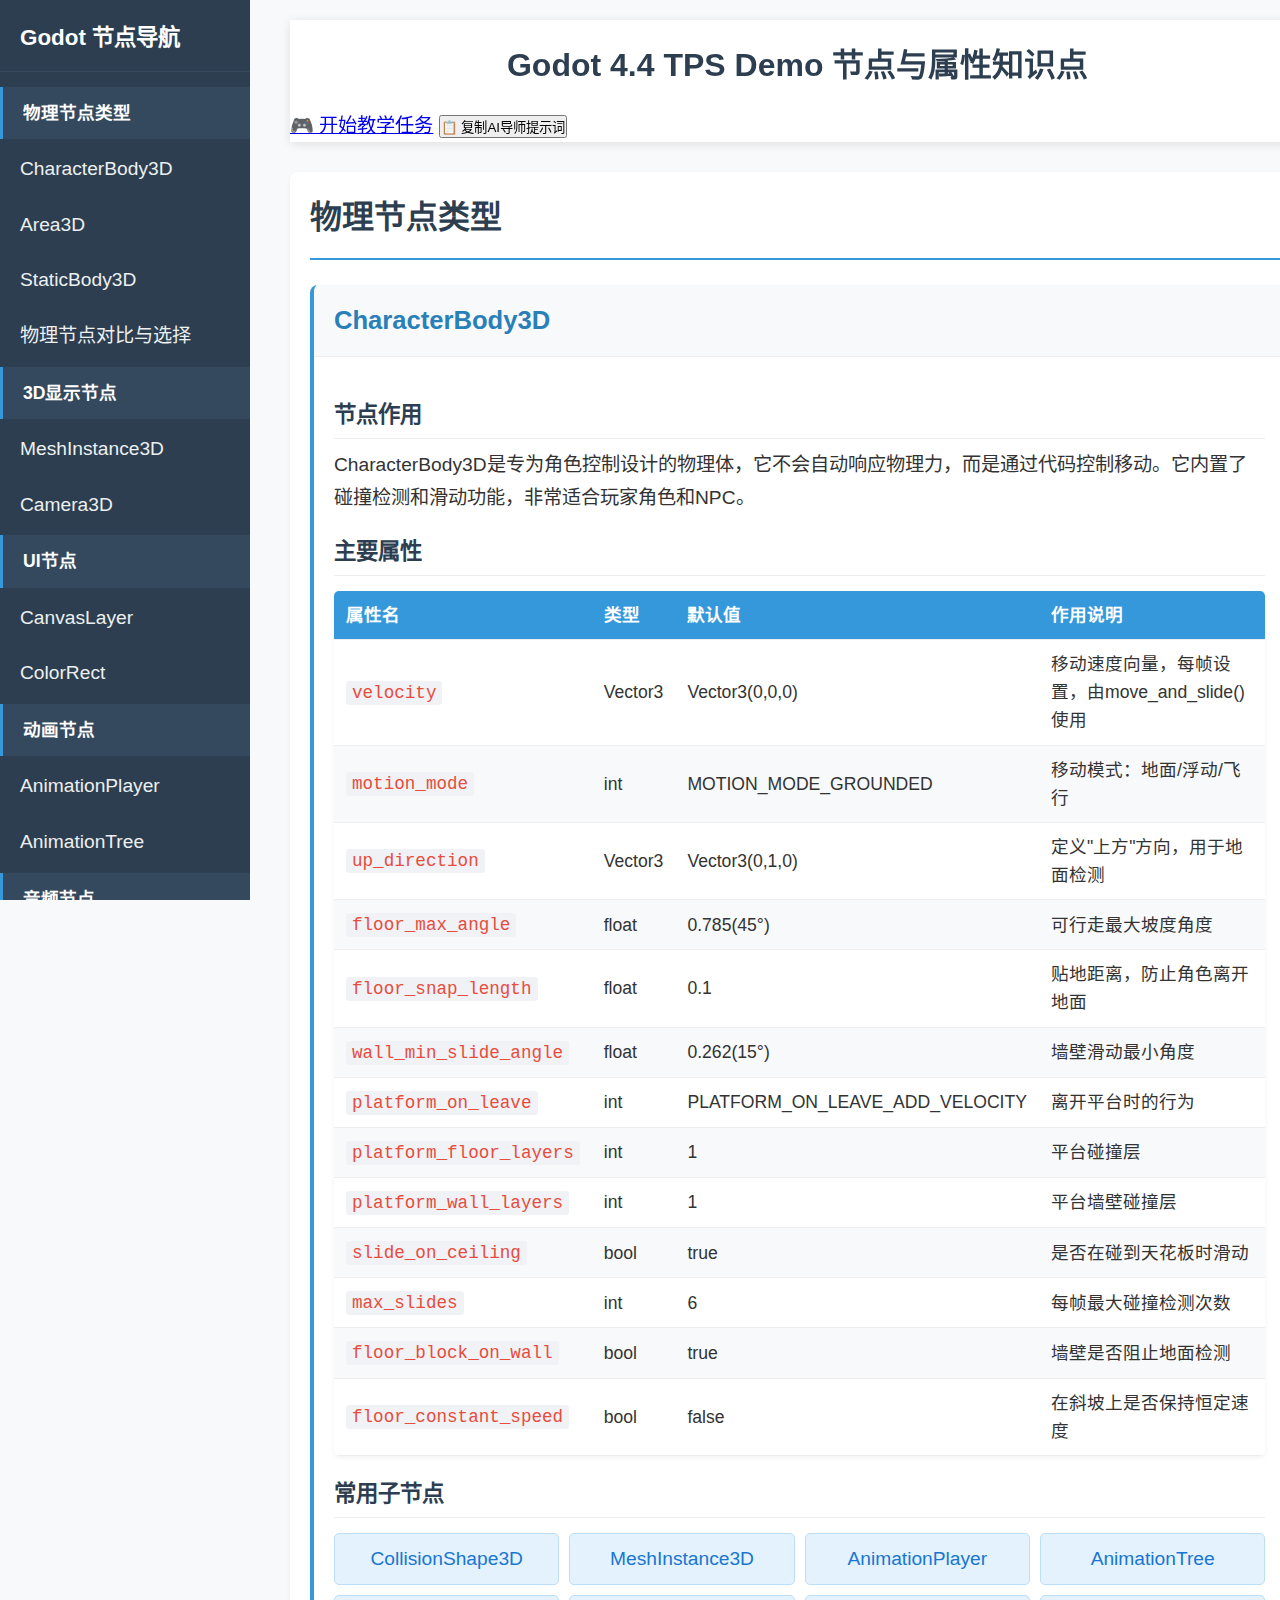
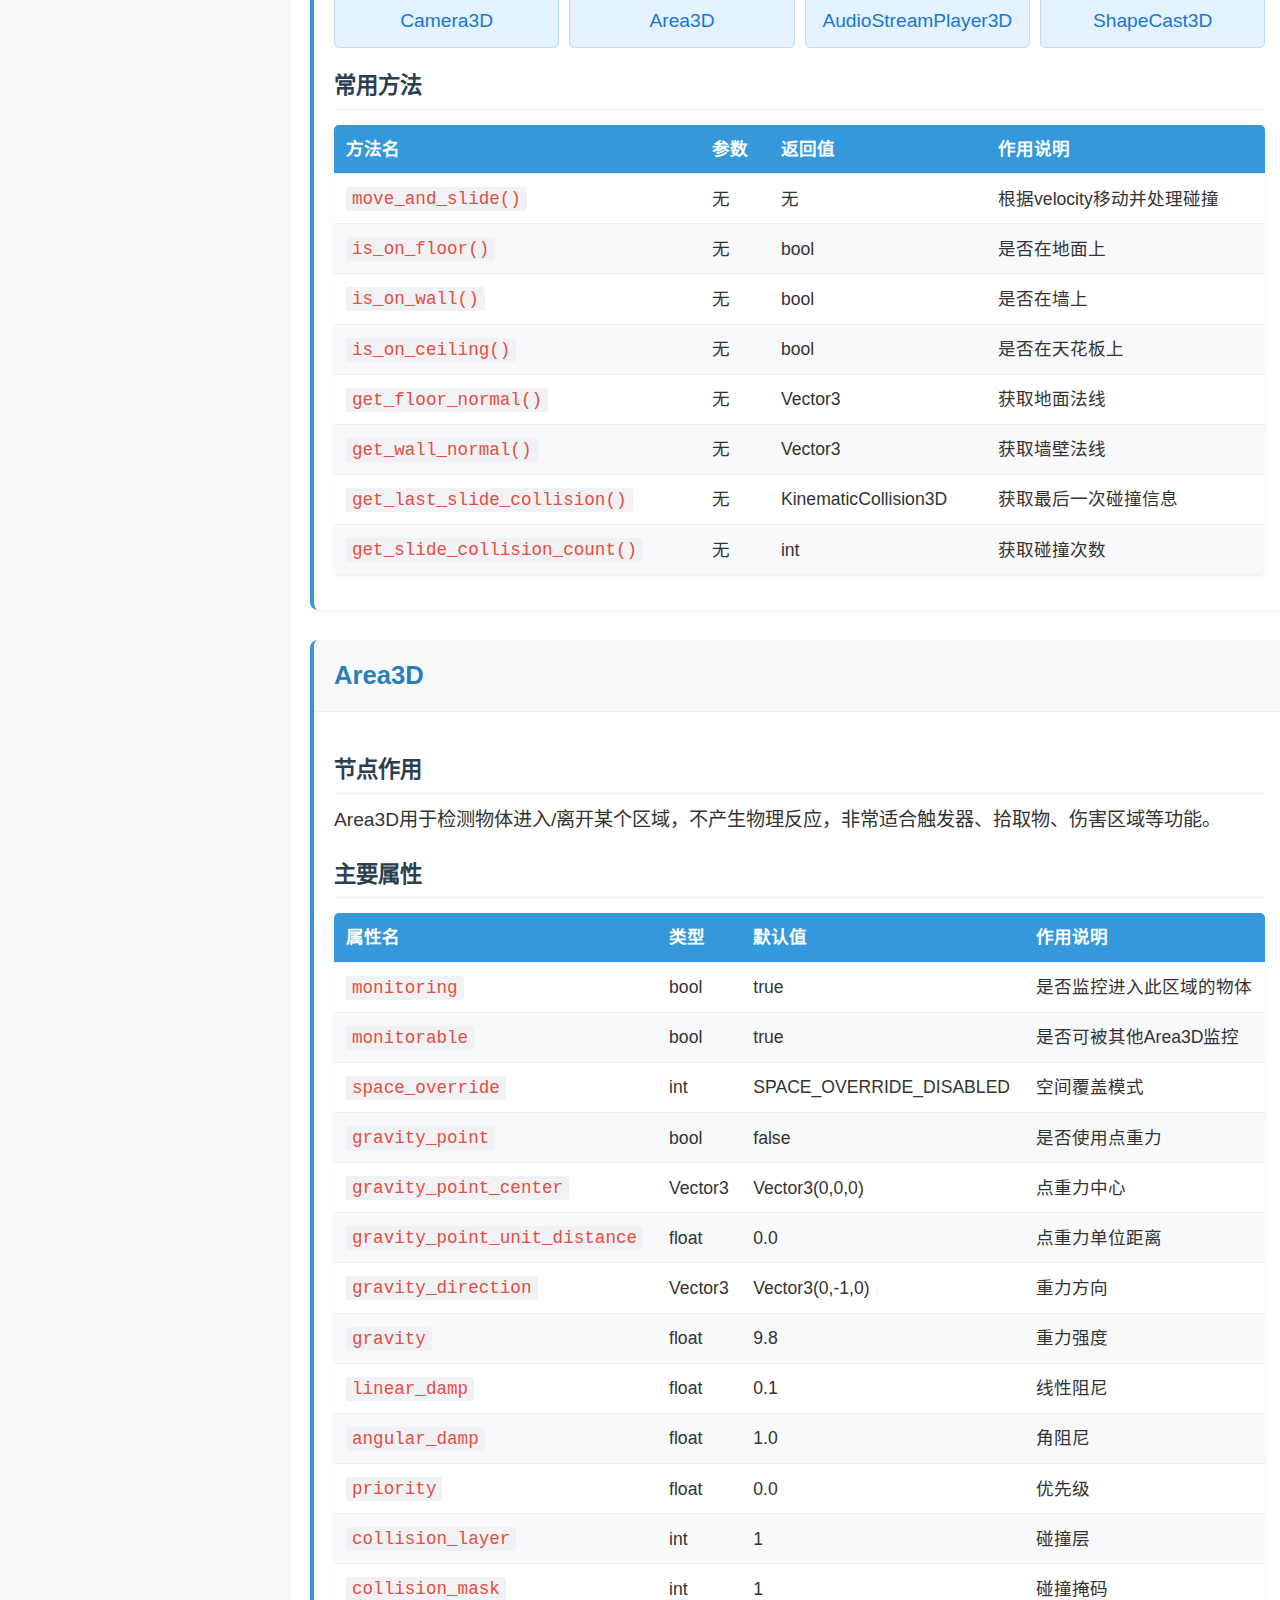
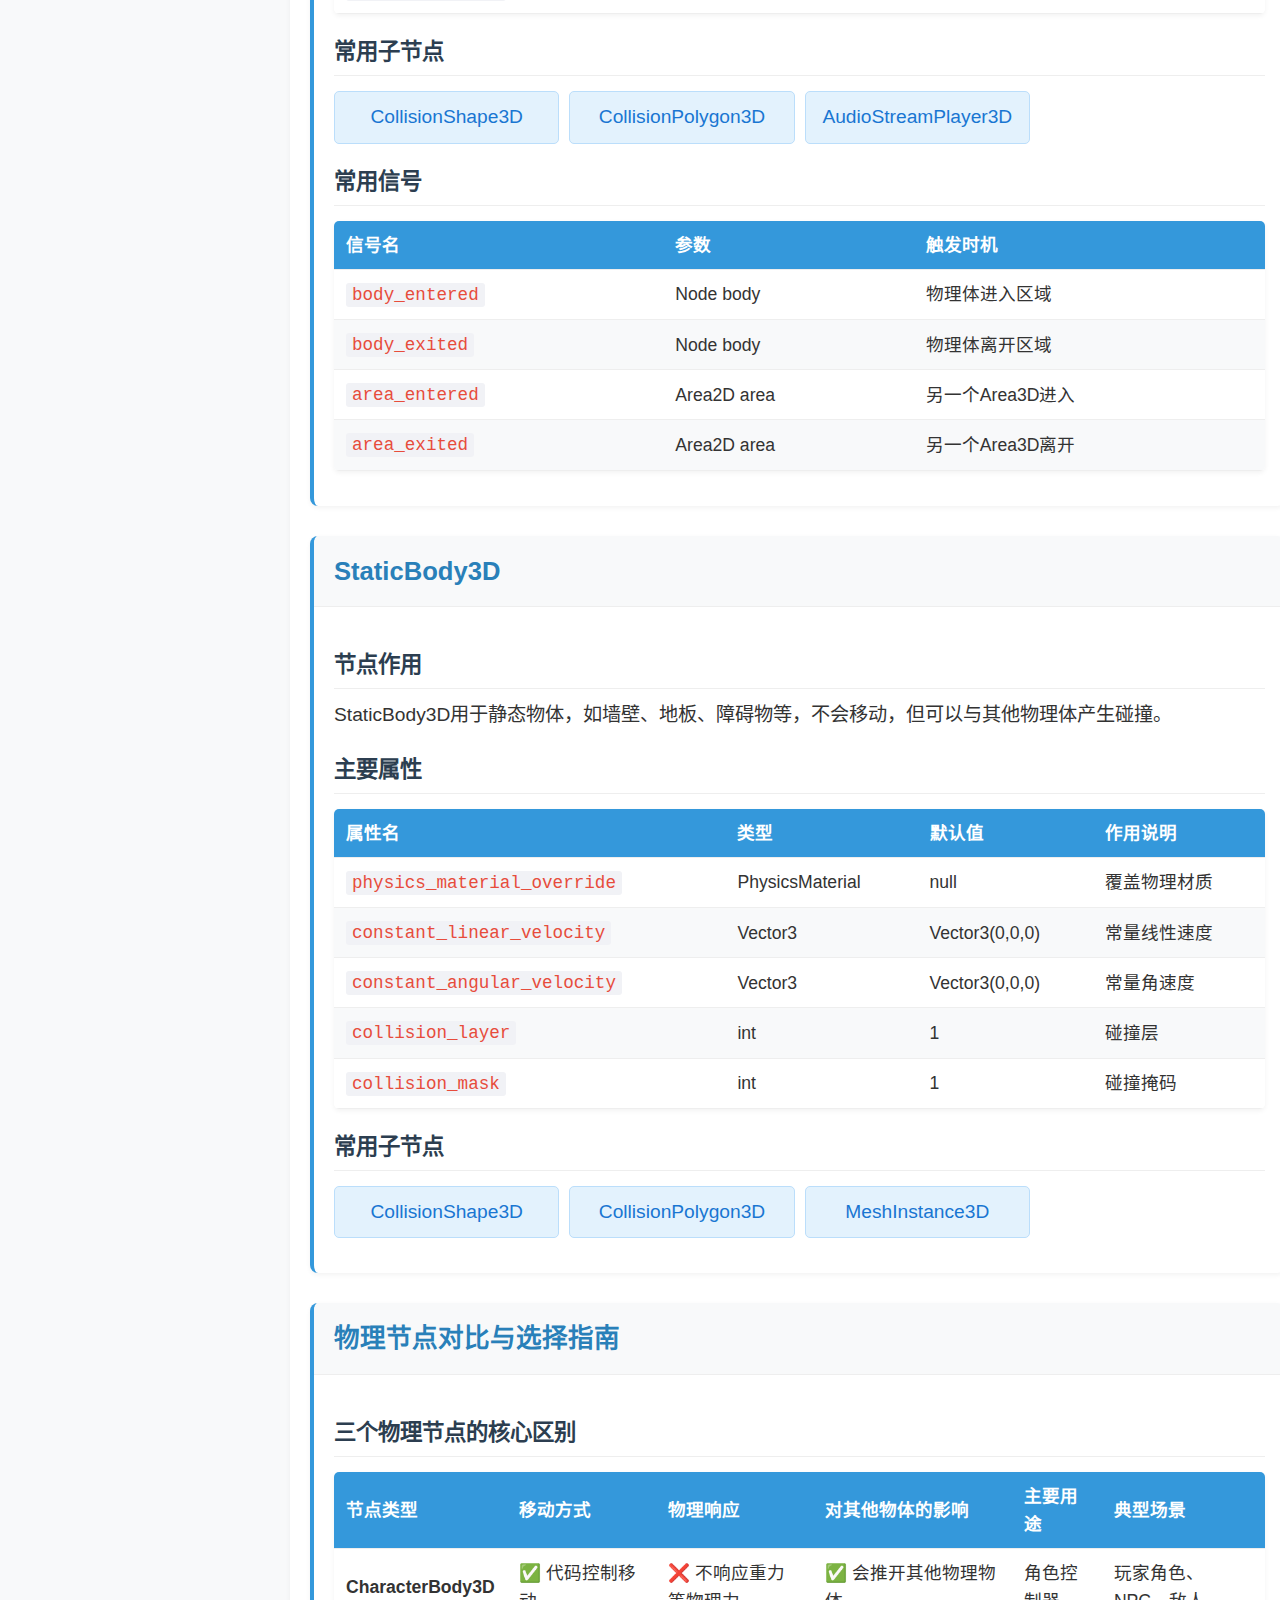
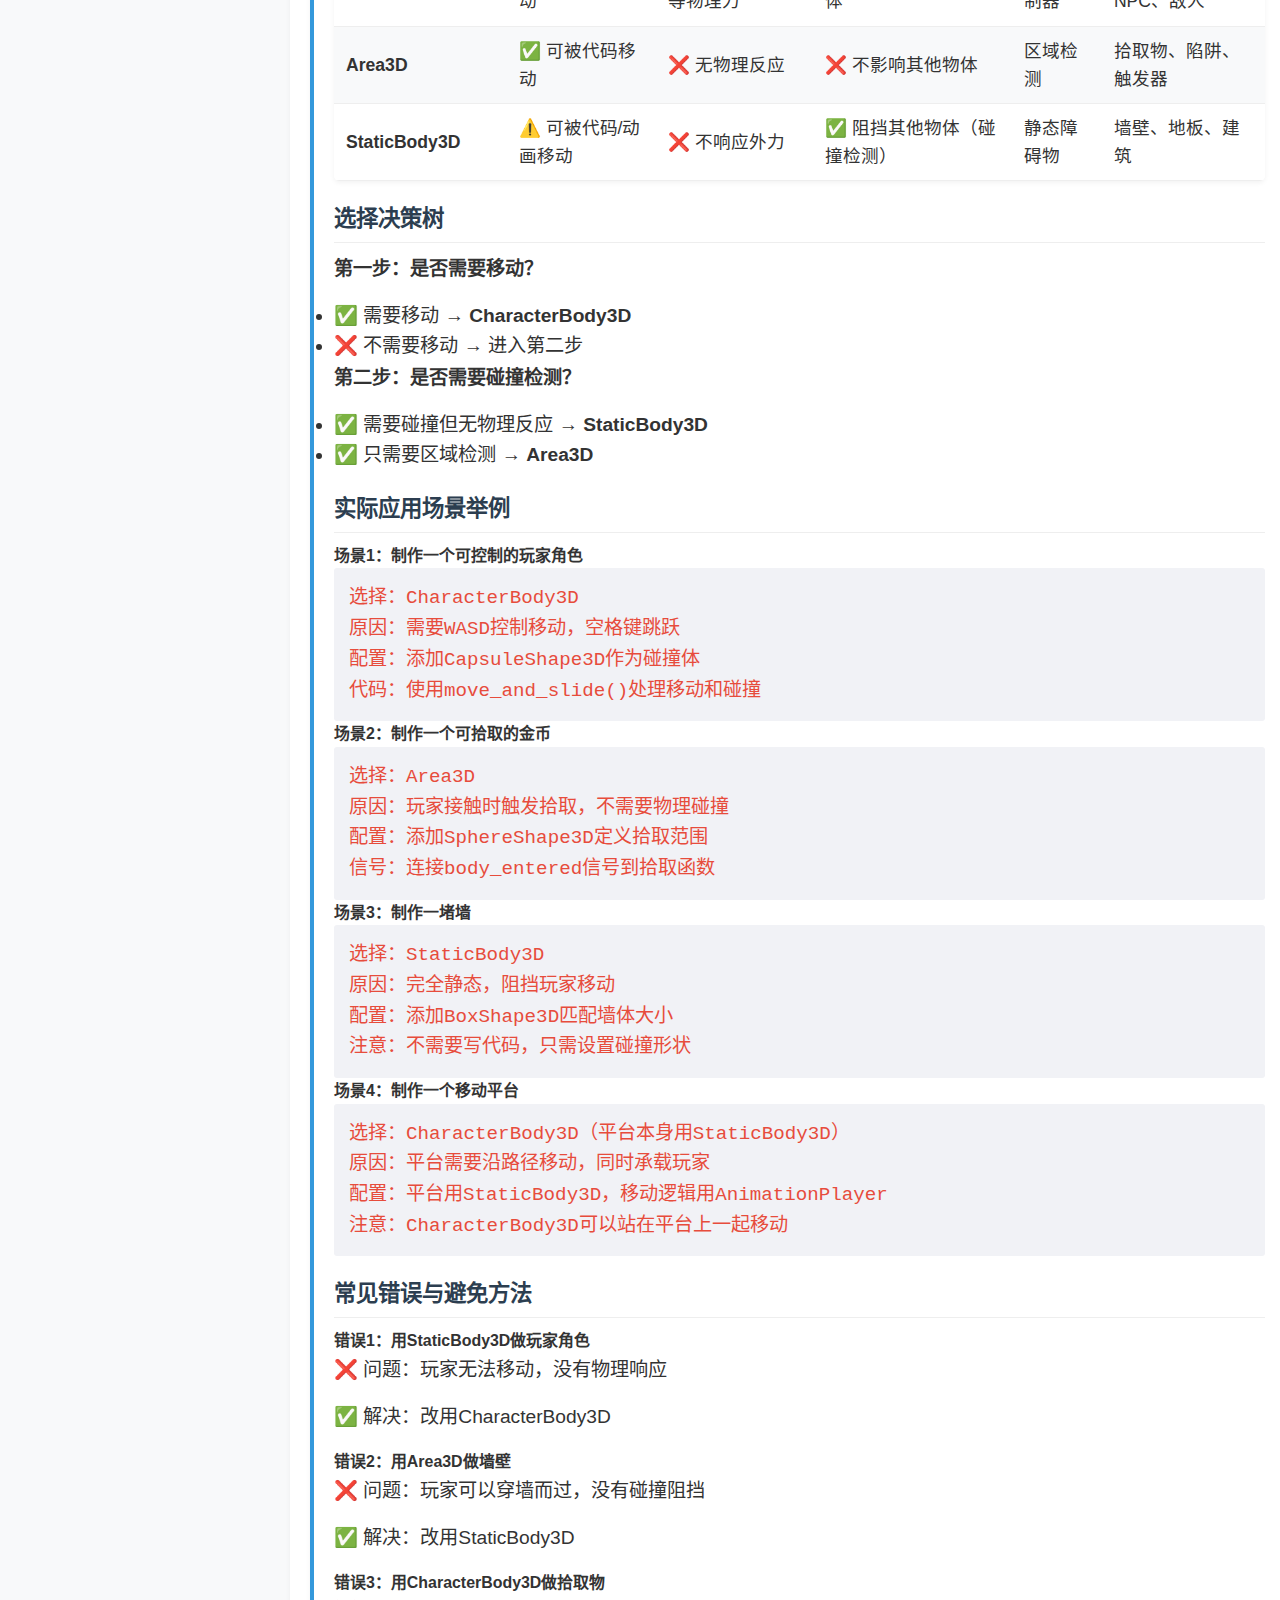
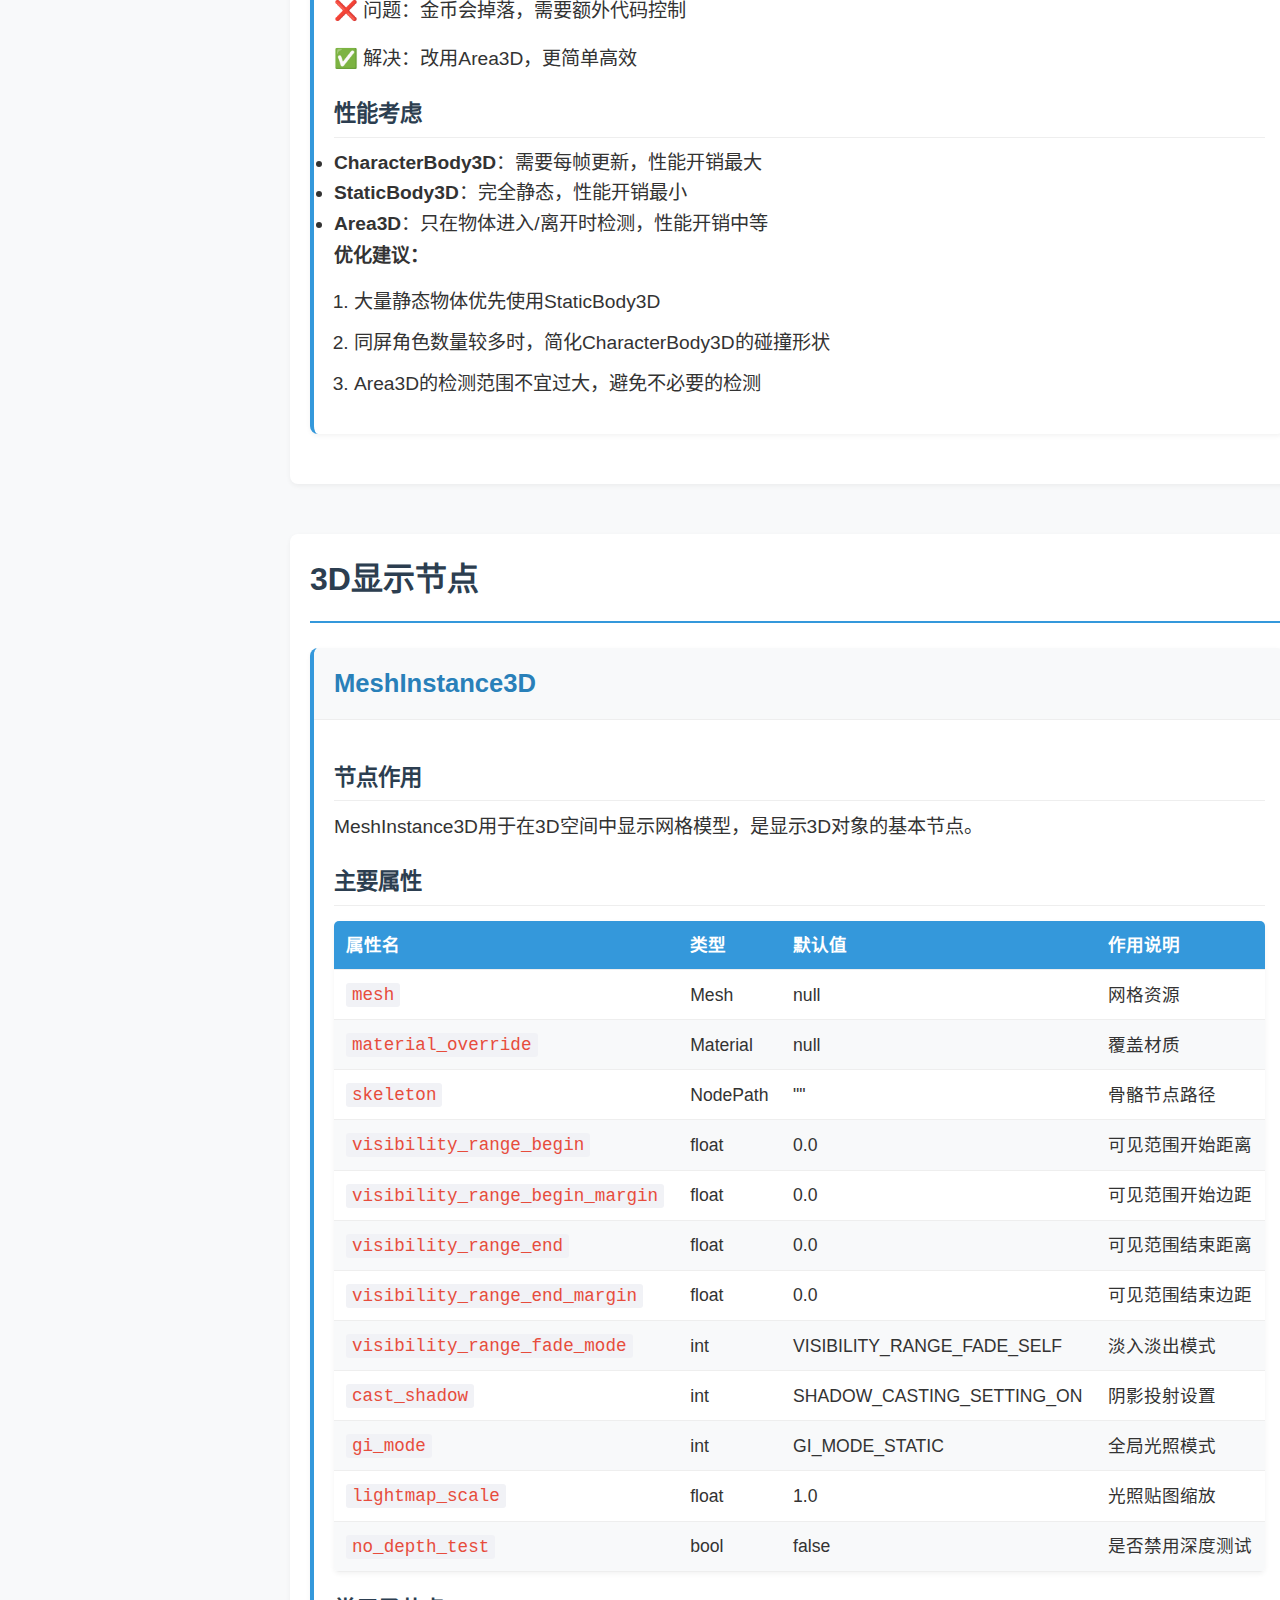
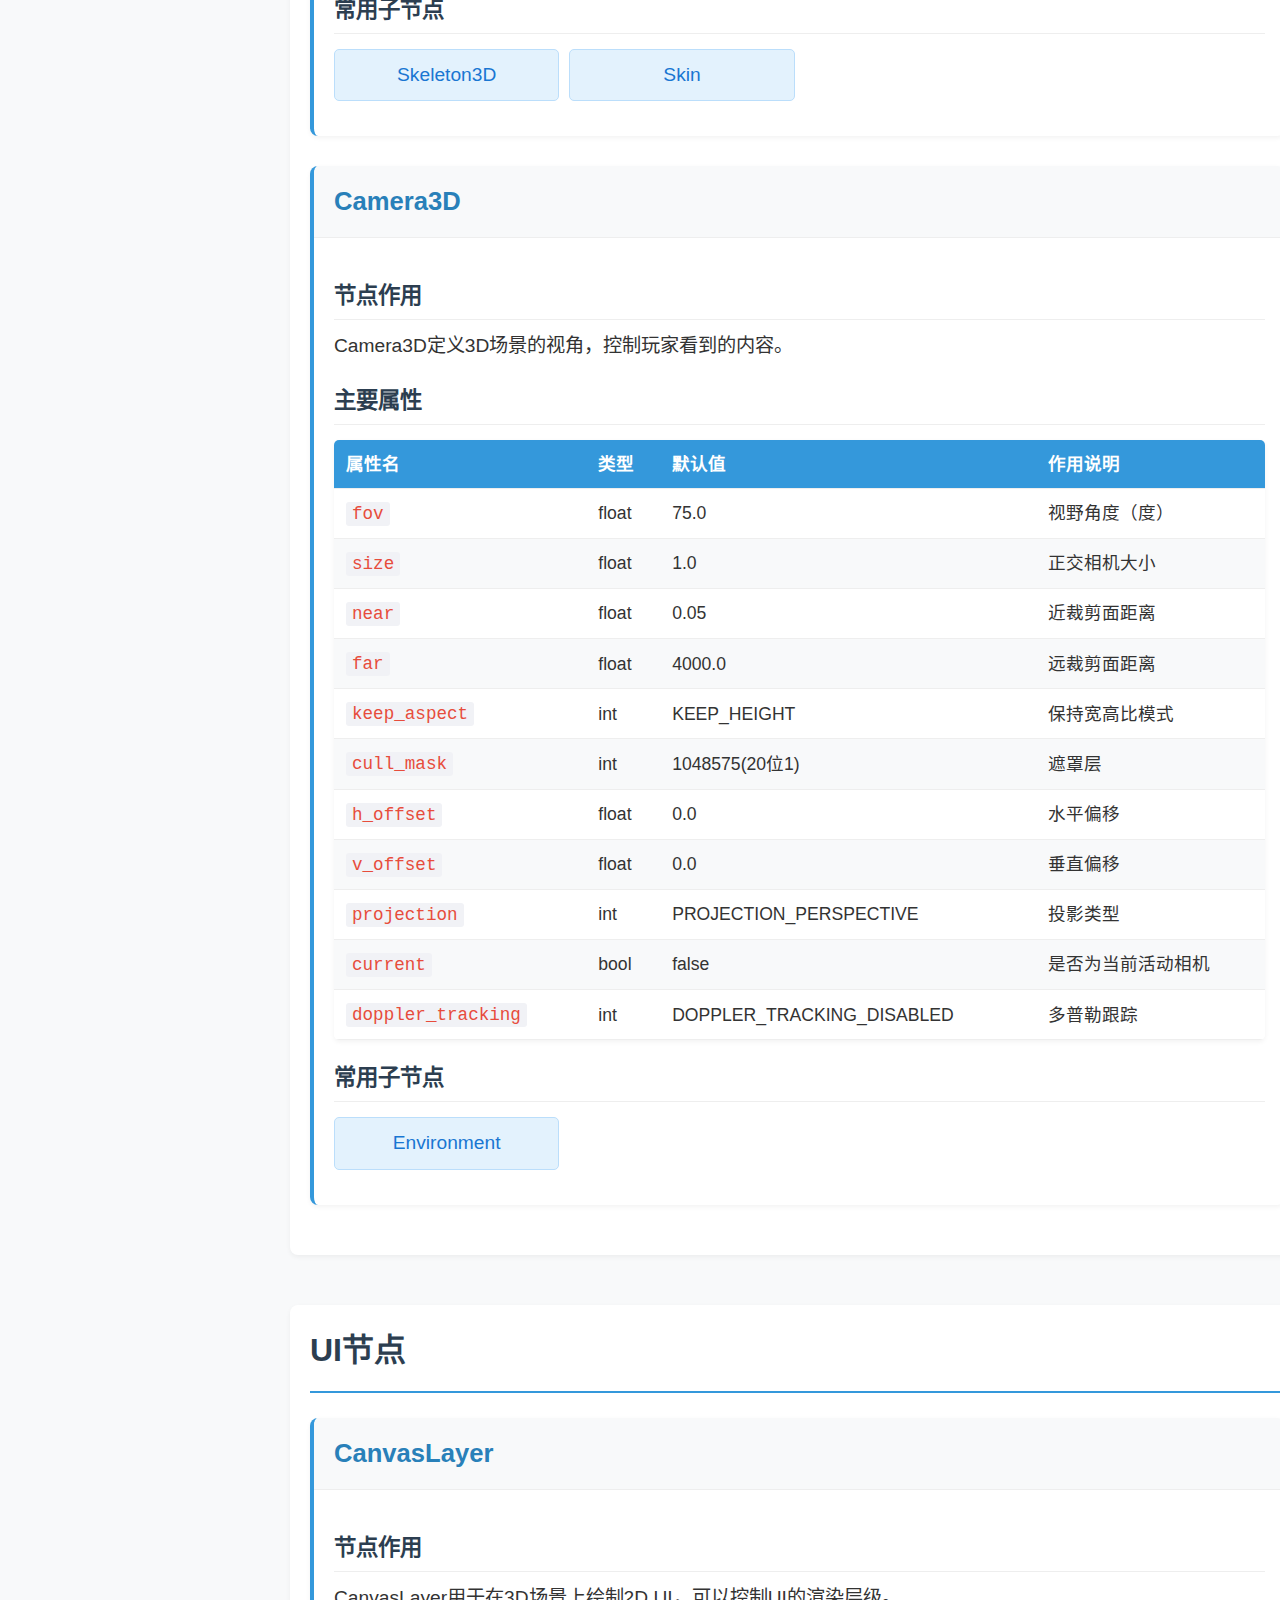
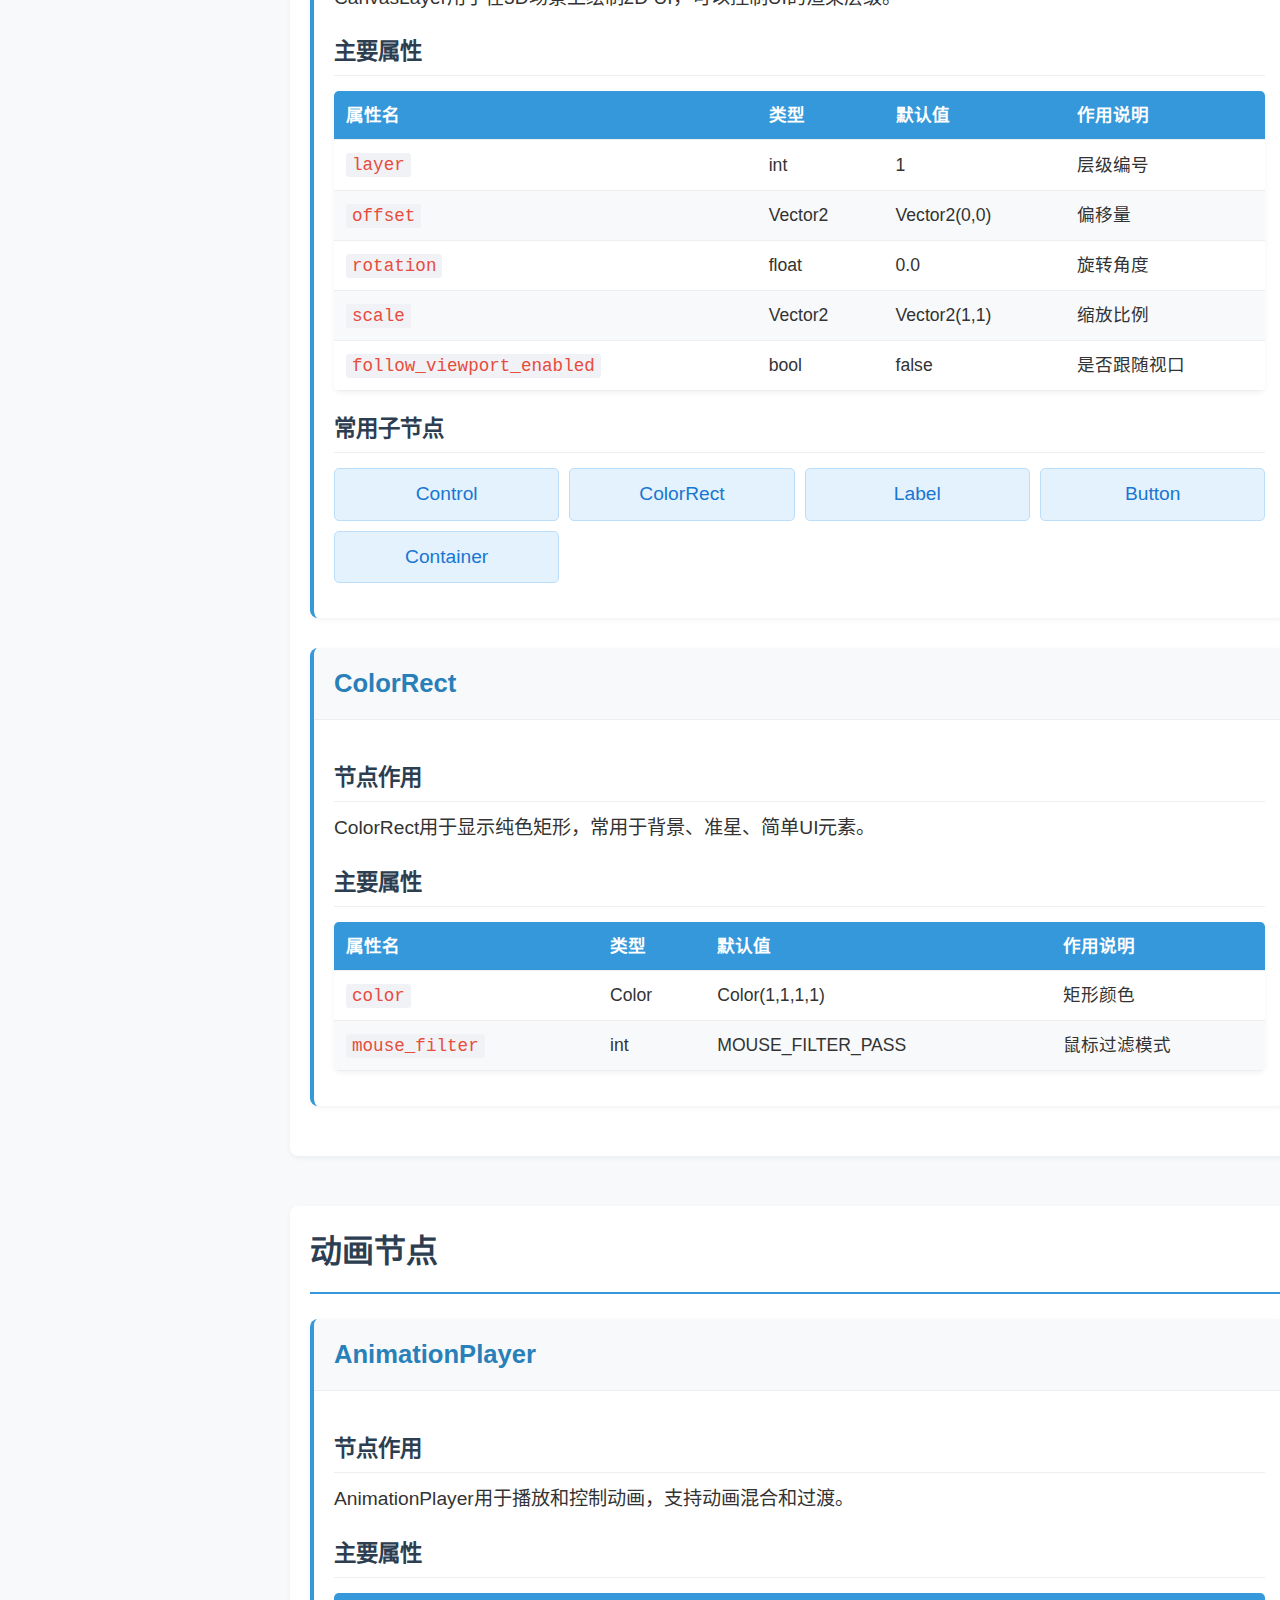
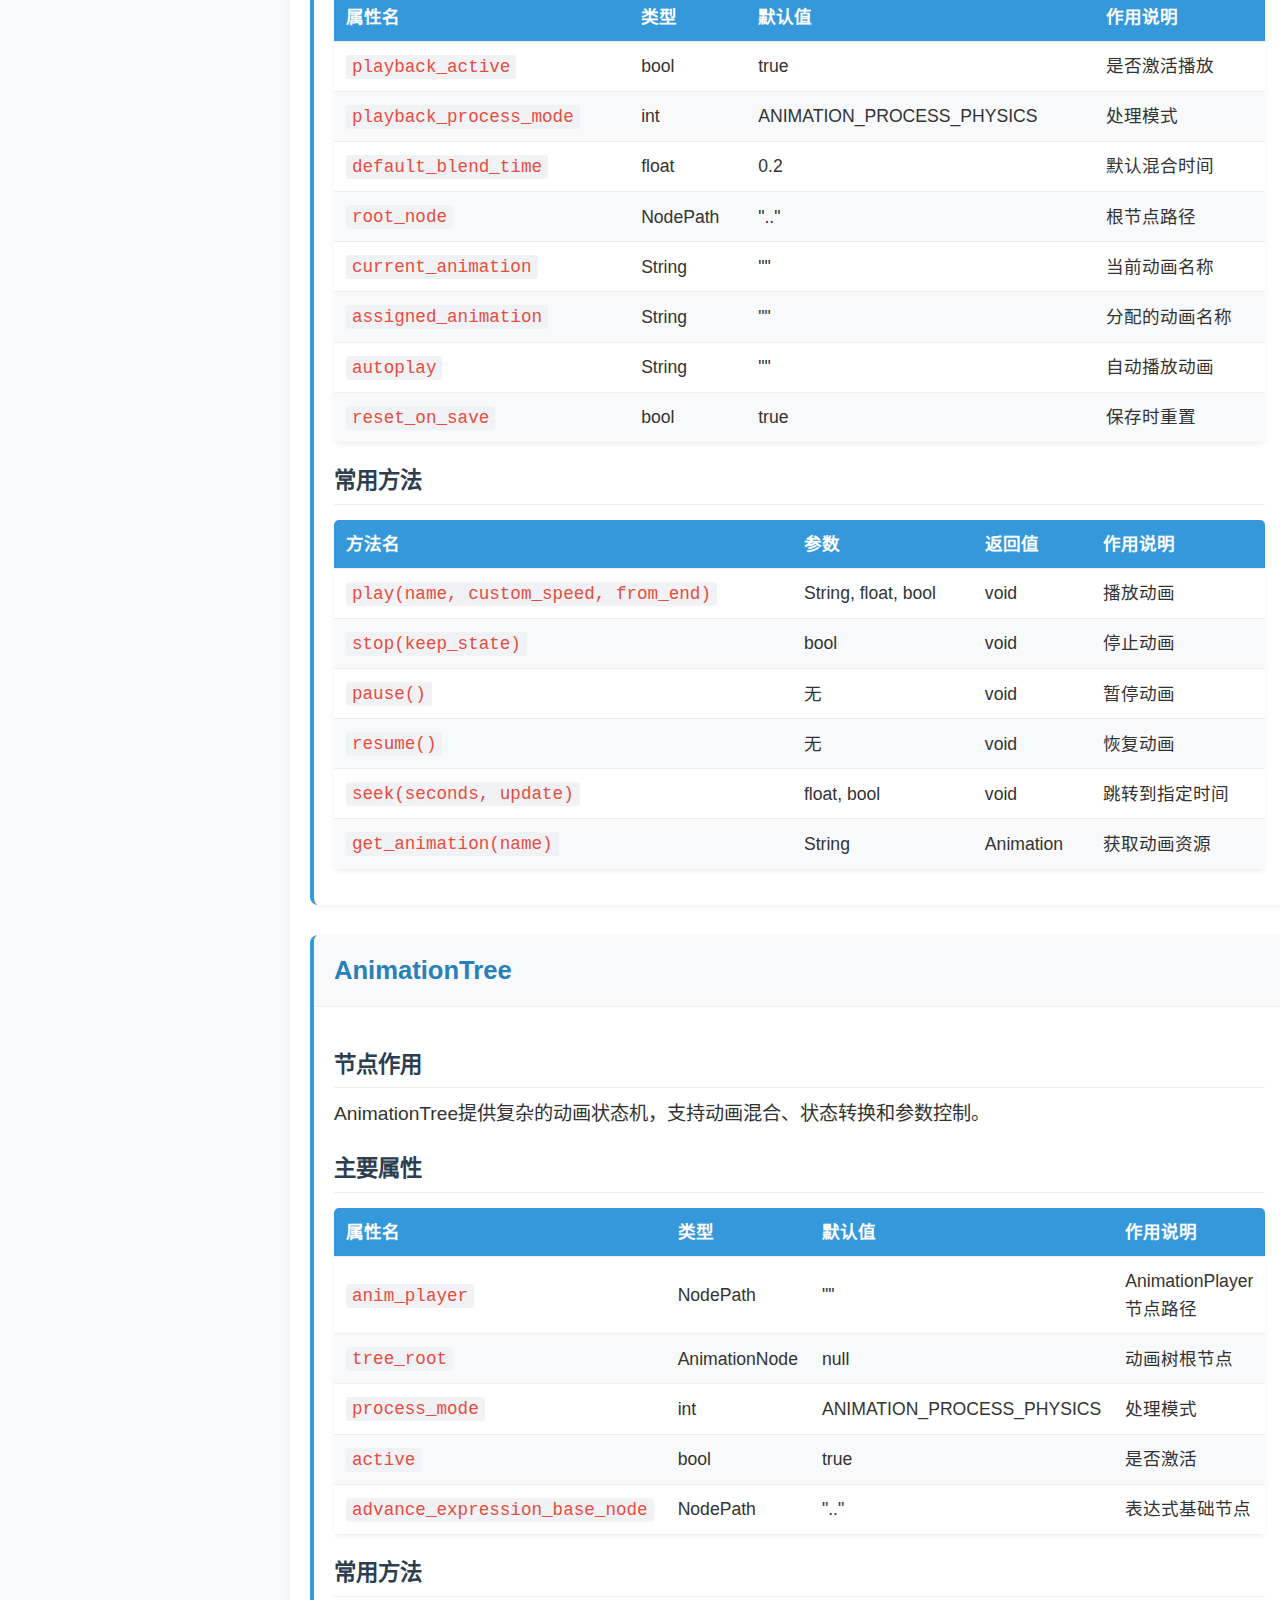
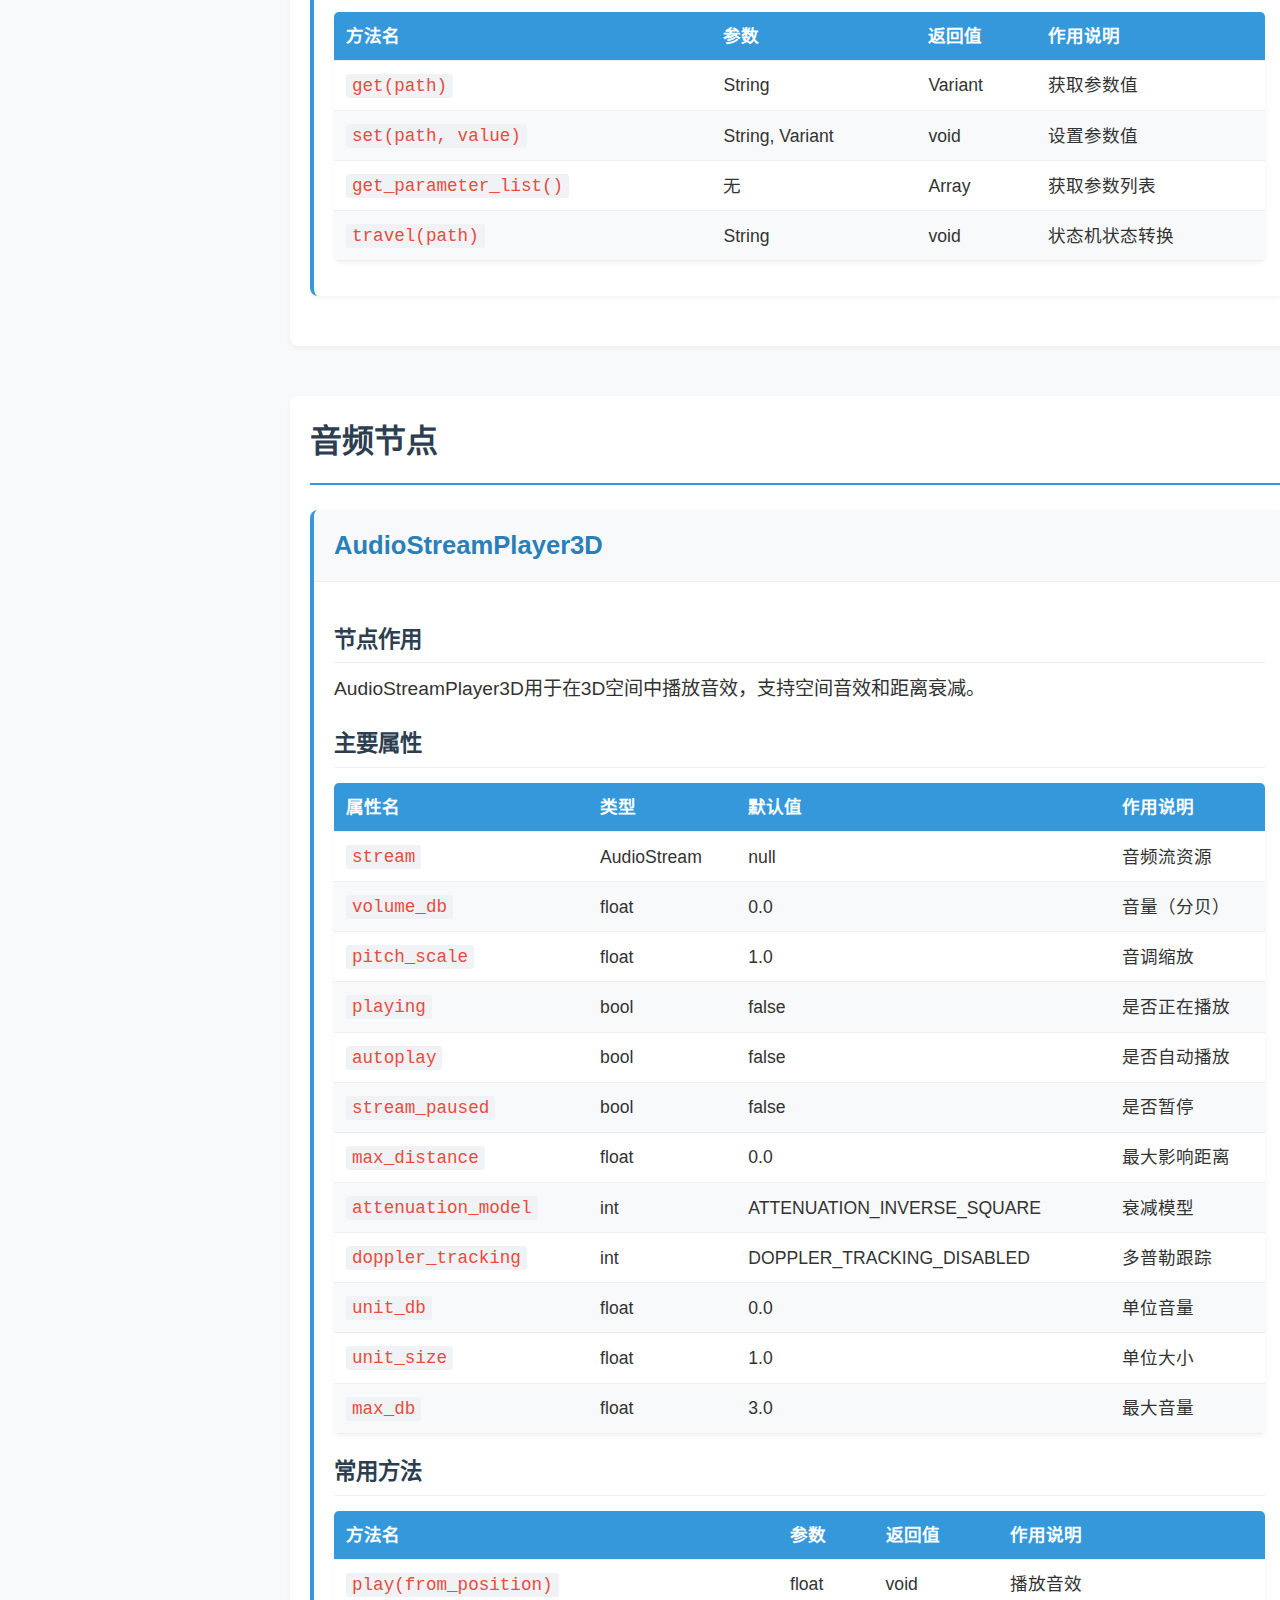
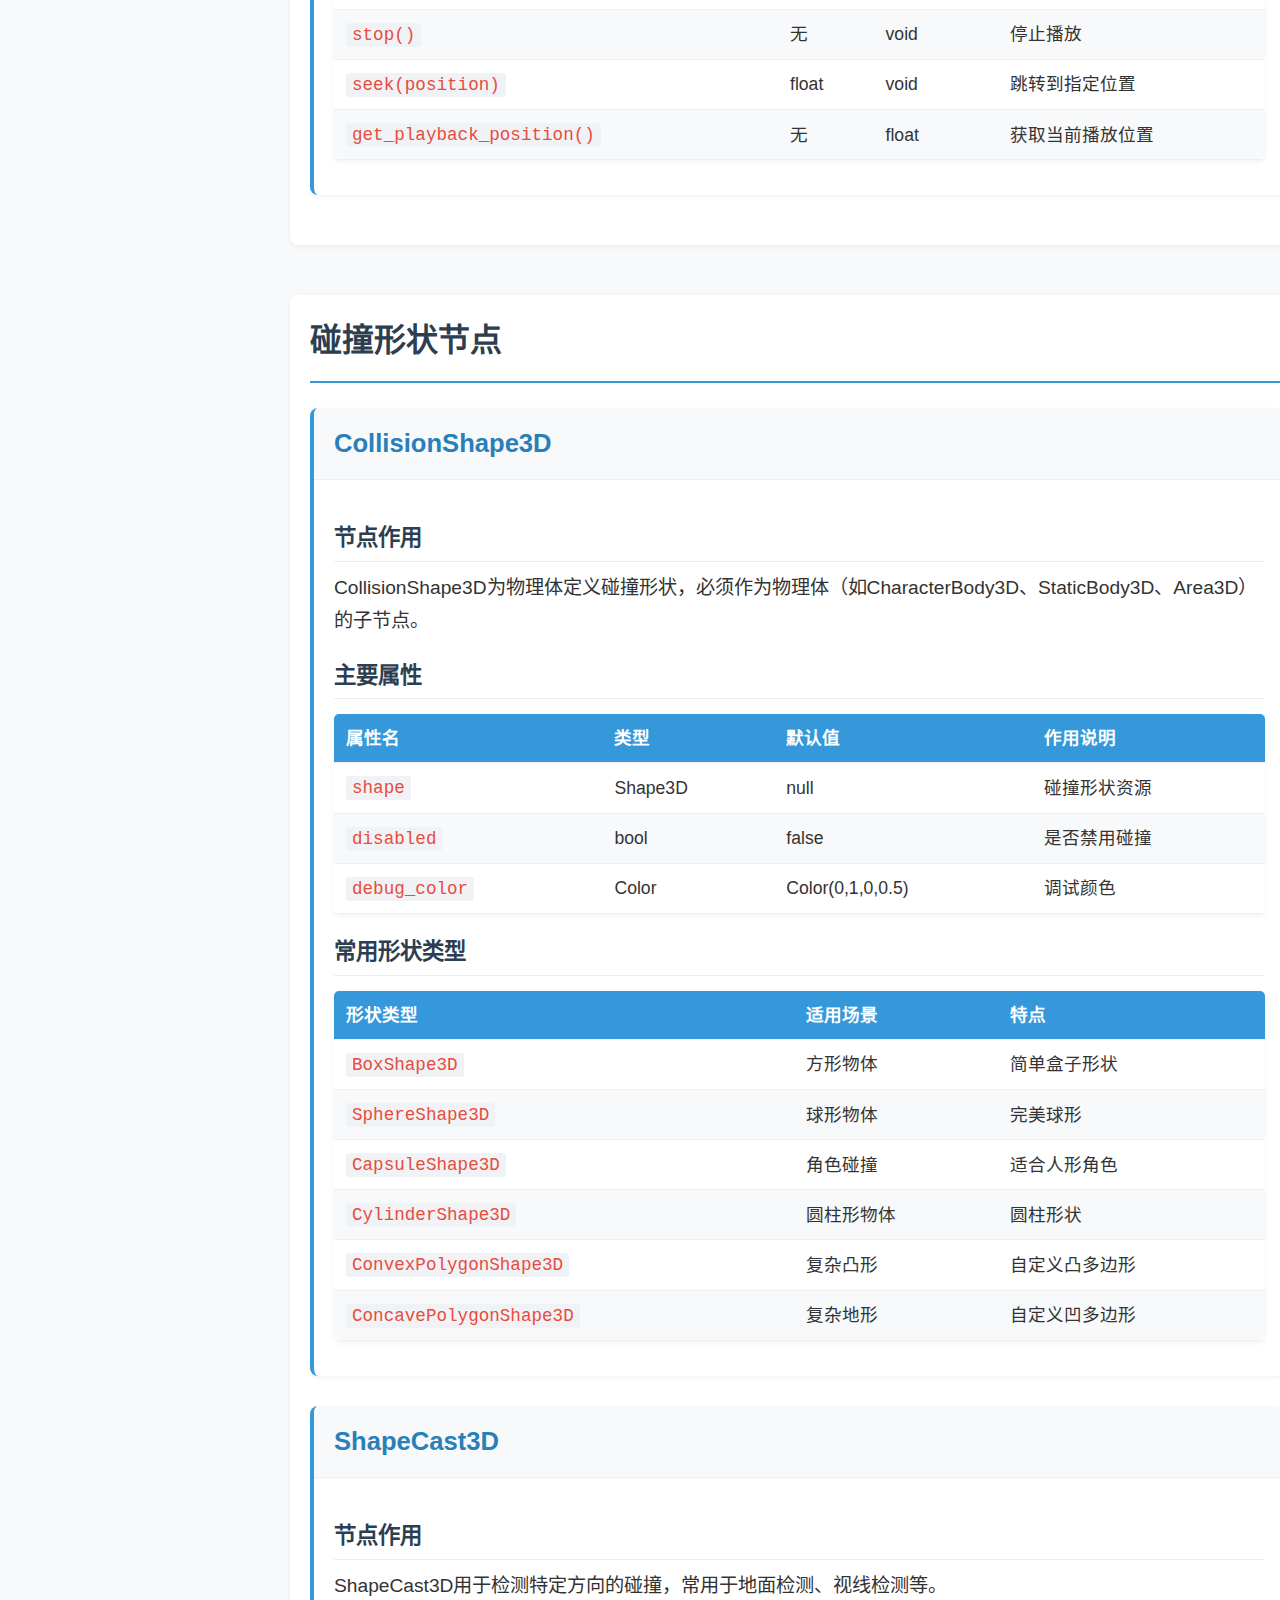
<file: index.html>
<!DOCTYPE html>
<html lang="zh-CN">
<head>
    <meta charset="UTF-8">
    <meta name="viewport" content="width=device-width, initial-scale=1.0">
    <title>Godot 4.4 TPS Demo 节点与属性知识点</title>
    <link rel="stylesheet" href="styles.css">
</head>
<body>
    <!-- 侧边栏导航 -->
    <aside class="sidebar">
        <h2>Godot 节点导航</h2>
        <ul>
            <li class="category">物理节点类型</li>
            <li><a href="#characterbody3d">CharacterBody3D</a></li>
            <li><a href="#area3d">Area3D</a></li>
            <li><a href="#staticbody3d">StaticBody3D</a></li>
            <li><a href="#physics-nodes-comparison">物理节点对比与选择</a></li>
            
            <li class="category">3D显示节点</li>
            <li><a href="#mesh-instance3d">MeshInstance3D</a></li>
            <li><a href="#camera3d">Camera3D</a></li>
            
            <li class="category">UI节点</li>
            <li><a href="#canvas-layer">CanvasLayer</a></li>
            <li><a href="#colorrect">ColorRect</a></li>
            
            <li class="category">动画节点</li>
            <li><a href="#animation-player">AnimationPlayer</a></li>
            <li><a href="#animation-tree">AnimationTree</a></li>
            
            <li class="category">音频节点</li>
            <li><a href="#audio-stream-player3d">AudioStreamPlayer3D</a></li>
            
            <li class="category">碰撞形状节点</li>
            <li><a href="#collision-shape3d">CollisionShape3D</a></li>
            <li><a href="#shape-cast3d">ShapeCast3D</a></li>
            <li><a href="#collision-polygon3d">CollisionPolygon3D</a></li>
            
            <li class="category">环境节点</li>
            <li><a href="#world-environment">WorldEnvironment</a></li>
            <li><a href="#directional-light3d">DirectionalLight3D</a></li>
            
            <li class="category">输入节点</li>
            <li><a href="#input-event">InputEvent</a></li>
            
            <li class="category">资源节点</li>
            <li><a href="#packed-scene">PackedScene</a></li>
            <li><a href="#material">Material</a></li>
            
            <li class="category">使用技巧</li>
            <li><a href="#organization-tips">节点组织原则</a></li>
            <li><a href="#optimization-tips">性能优化建议</a></li>
            <li><a href="#problem-solving-tips">常见问题解决</a></li>
            
            <li class="category">学习建议</li>
            <li><a href="#learning-advice">学习建议</a></li>
        </ul>
    </aside>
    
    <div class="main-container">
        <div class="container">
        <header>
            <h1>Godot 4.4 TPS Demo 节点与属性知识点</h1>
            <div class="header-buttons">
                <a href="tasks.html" class="start-task-btn">🎮 开始教学任务</a>
                <button class="copy-prompt-btn" onclick="copyPrompt()">📋 复制AI导师提示词</button>
            </div>
        </header>

        <main>
            <!-- 物理节点类型 -->
            <section id="physics-nodes" class="section">
                <h2>物理节点类型</h2>
                
                <!-- CharacterBody3D -->
                <article id="characterbody3d" class="node-card">
                    <h3>CharacterBody3D</h3>
                    <div class="node-info">
                        <h4>节点作用</h4>
                        <p>CharacterBody3D是专为角色控制设计的物理体，它不会自动响应物理力，而是通过代码控制移动。它内置了碰撞检测和滑动功能，非常适合玩家角色和NPC。</p>
                        
                        <h4>主要属性</h4>
                        <table>
                            <thead>
                                <tr>
                                    <th>属性名</th>
                                    <th>类型</th>
                                    <th>默认值</th>
                                    <th>作用说明</th>
                                </tr>
                            </thead>
                            <tbody>
                                <tr>
                                    <td><code>velocity</code></td>
                                    <td>Vector3</td>
                                    <td>Vector3(0,0,0)</td>
                                    <td>移动速度向量，每帧设置，由move_and_slide()使用</td>
                                </tr>
                                <tr>
                                    <td><code>motion_mode</code></td>
                                    <td>int</td>
                                    <td>MOTION_MODE_GROUNDED</td>
                                    <td>移动模式：地面/浮动/飞行</td>
                                </tr>
                                <tr>
                                    <td><code>up_direction</code></td>
                                    <td>Vector3</td>
                                    <td>Vector3(0,1,0)</td>
                                    <td>定义"上方"方向，用于地面检测</td>
                                </tr>
                                <tr>
                                    <td><code>floor_max_angle</code></td>
                                    <td>float</td>
                                    <td>0.785(45°)</td>
                                    <td>可行走最大坡度角度</td>
                                </tr>
                                <tr>
                                    <td><code>floor_snap_length</code></td>
                                    <td>float</td>
                                    <td>0.1</td>
                                    <td>贴地距离，防止角色离开地面</td>
                                </tr>
                                <tr>
                                    <td><code>wall_min_slide_angle</code></td>
                                    <td>float</td>
                                    <td>0.262(15°)</td>
                                    <td>墙壁滑动最小角度</td>
                                </tr>
                                <tr>
                                    <td><code>platform_on_leave</code></td>
                                    <td>int</td>
                                    <td>PLATFORM_ON_LEAVE_ADD_VELOCITY</td>
                                    <td>离开平台时的行为</td>
                                </tr>
                                <tr>
                                    <td><code>platform_floor_layers</code></td>
                                    <td>int</td>
                                    <td>1</td>
                                    <td>平台碰撞层</td>
                                </tr>
                                <tr>
                                    <td><code>platform_wall_layers</code></td>
                                    <td>int</td>
                                    <td>1</td>
                                    <td>平台墙壁碰撞层</td>
                                </tr>
                                <tr>
                                    <td><code>slide_on_ceiling</code></td>
                                    <td>bool</td>
                                    <td>true</td>
                                    <td>是否在碰到天花板时滑动</td>
                                </tr>
                                <tr>
                                    <td><code>max_slides</code></td>
                                    <td>int</td>
                                    <td>6</td>
                                    <td>每帧最大碰撞检测次数</td>
                                </tr>
                                <tr>
                                    <td><code>floor_block_on_wall</code></td>
                                    <td>bool</td>
                                    <td>true</td>
                                    <td>墙壁是否阻止地面检测</td>
                                </tr>
                                <tr>
                                    <td><code>floor_constant_speed</code></td>
                                    <td>bool</td>
                                    <td>false</td>
                                    <td>在斜坡上是否保持恒定速度</td>
                                </tr>
                            </tbody>
                        </table>
                        
                        <h4>常用子节点</h4>
                        <div class="subnodes-grid">
                            <a href="#collision-shape3d" class="subnode-link">CollisionShape3D</a>
                            <a href="#mesh-instance3d" class="subnode-link">MeshInstance3D</a>
                            <a href="#animation-player" class="subnode-link">AnimationPlayer</a>
                            <a href="#animation-tree" class="subnode-link">AnimationTree</a>
                            <a href="#camera3d" class="subnode-link">Camera3D</a>
                            <a href="#area3d" class="subnode-link">Area3D</a>
                            <a href="#audio-stream-player3d" class="subnode-link">AudioStreamPlayer3D</a>
                            <a href="#shape-cast3d" class="subnode-link">ShapeCast3D</a>
                        </div>
                        
                        <h4>常用方法</h4>
                        <table>
                            <thead>
                                <tr>
                                    <th>方法名</th>
                                    <th>参数</th>
                                    <th>返回值</th>
                                    <th>作用说明</th>
                                </tr>
                            </thead>
                            <tbody>
                                <tr>
                                    <td><code>move_and_slide()</code></td>
                                    <td>无</td>
                                    <td>无</td>
                                    <td>根据velocity移动并处理碰撞</td>
                                </tr>
                                <tr>
                                    <td><code>is_on_floor()</code></td>
                                    <td>无</td>
                                    <td>bool</td>
                                    <td>是否在地面上</td>
                                </tr>
                                <tr>
                                    <td><code>is_on_wall()</code></td>
                                    <td>无</td>
                                    <td>bool</td>
                                    <td>是否在墙上</td>
                                </tr>
                                <tr>
                                    <td><code>is_on_ceiling()</code></td>
                                    <td>无</td>
                                    <td>bool</td>
                                    <td>是否在天花板上</td>
                                </tr>
                                <tr>
                                    <td><code>get_floor_normal()</code></td>
                                    <td>无</td>
                                    <td>Vector3</td>
                                    <td>获取地面法线</td>
                                </tr>
                                <tr>
                                    <td><code>get_wall_normal()</code></td>
                                    <td>无</td>
                                    <td>Vector3</td>
                                    <td>获取墙壁法线</td>
                                </tr>
                                <tr>
                                    <td><code>get_last_slide_collision()</code></td>
                                    <td>无</td>
                                    <td>KinematicCollision3D</td>
                                    <td>获取最后一次碰撞信息</td>
                                </tr>
                                <tr>
                                    <td><code>get_slide_collision_count()</code></td>
                                    <td>无</td>
                                    <td>int</td>
                                    <td>获取碰撞次数</td>
                                </tr>
                            </tbody>
                        </table>
                    </div>
                </article>
                
                <!-- Area3D -->
                <article id="area3d" class="node-card">
                    <h3>Area3D</h3>
                    <div class="node-info">
                        <h4>节点作用</h4>
                        <p>Area3D用于检测物体进入/离开某个区域，不产生物理反应，非常适合触发器、拾取物、伤害区域等功能。</p>
                        
                        <h4>主要属性</h4>
                        <table>
                            <thead>
                                <tr>
                                    <th>属性名</th>
                                    <th>类型</th>
                                    <th>默认值</th>
                                    <th>作用说明</th>
                                </tr>
                            </thead>
                            <tbody>
                                <tr>
                                    <td><code>monitoring</code></td>
                                    <td>bool</td>
                                    <td>true</td>
                                    <td>是否监控进入此区域的物体</td>
                                </tr>
                                <tr>
                                    <td><code>monitorable</code></td>
                                    <td>bool</td>
                                    <td>true</td>
                                    <td>是否可被其他Area3D监控</td>
                                </tr>
                                <tr>
                                    <td><code>space_override</code></td>
                                    <td>int</td>
                                    <td>SPACE_OVERRIDE_DISABLED</td>
                                    <td>空间覆盖模式</td>
                                </tr>
                                <tr>
                                    <td><code>gravity_point</code></td>
                                    <td>bool</td>
                                    <td>false</td>
                                    <td>是否使用点重力</td>
                                </tr>
                                <tr>
                                    <td><code>gravity_point_center</code></td>
                                    <td>Vector3</td>
                                    <td>Vector3(0,0,0)</td>
                                    <td>点重力中心</td>
                                </tr>
                                <tr>
                                    <td><code>gravity_point_unit_distance</code></td>
                                    <td>float</td>
                                    <td>0.0</td>
                                    <td>点重力单位距离</td>
                                </tr>
                                <tr>
                                    <td><code>gravity_direction</code></td>
                                    <td>Vector3</td>
                                    <td>Vector3(0,-1,0)</td>
                                    <td>重力方向</td>
                                </tr>
                                <tr>
                                    <td><code>gravity</code></td>
                                    <td>float</td>
                                    <td>9.8</td>
                                    <td>重力强度</td>
                                </tr>
                                <tr>
                                    <td><code>linear_damp</code></td>
                                    <td>float</td>
                                    <td>0.1</td>
                                    <td>线性阻尼</td>
                                </tr>
                                <tr>
                                    <td><code>angular_damp</code></td>
                                    <td>float</td>
                                    <td>1.0</td>
                                    <td>角阻尼</td>
                                </tr>
                                <tr>
                                    <td><code>priority</code></td>
                                    <td>float</td>
                                    <td>0.0</td>
                                    <td>优先级</td>
                                </tr>
                                <tr>
                                    <td><code>collision_layer</code></td>
                                    <td>int</td>
                                    <td>1</td>
                                    <td>碰撞层</td>
                                </tr>
                                <tr>
                                    <td><code>collision_mask</code></td>
                                    <td>int</td>
                                    <td>1</td>
                                    <td>碰撞掩码</td>
                                </tr>
                            </tbody>
                        </table>
                        
                        <h4>常用子节点</h4>
                        <div class="subnodes-grid">
                            <a href="#collision-shape3d" class="subnode-link">CollisionShape3D</a>
                            <a href="#collision-polygon3d" class="subnode-link">CollisionPolygon3D</a>
                            <a href="#audio-stream-player3d" class="subnode-link">AudioStreamPlayer3D</a>
                        </div>
                        
                        <h4>常用信号</h4>
                        <table>
                            <thead>
                                <tr>
                                    <th>信号名</th>
                                    <th>参数</th>
                                    <th>触发时机</th>
                                </tr>
                            </thead>
                            <tbody>
                                <tr>
                                    <td><code>body_entered</code></td>
                                    <td>Node body</td>
                                    <td>物理体进入区域</td>
                                </tr>
                                <tr>
                                    <td><code>body_exited</code></td>
                                    <td>Node body</td>
                                    <td>物理体离开区域</td>
                                </tr>
                                <tr>
                                    <td><code>area_entered</code></td>
                                    <td>Area2D area</td>
                                    <td>另一个Area3D进入</td>
                                </tr>
                                <tr>
                                    <td><code>area_exited</code></td>
                                    <td>Area2D area</td>
                                    <td>另一个Area3D离开</td>
                                </tr>
                            </tbody>
                        </table>
                    </div>
                </article>
                
                <!-- StaticBody3D -->
                <article id="staticbody3d" class="node-card">
                    <h3>StaticBody3D</h3>
                    <div class="node-info">
                        <h4>节点作用</h4>
                        <p>StaticBody3D用于静态物体，如墙壁、地板、障碍物等，不会移动，但可以与其他物理体产生碰撞。</p>
                        
                        <h4>主要属性</h4>
                        <table>
                            <thead>
                                <tr>
                                    <th>属性名</th>
                                    <th>类型</th>
                                    <th>默认值</th>
                                    <th>作用说明</th>
                                </tr>
                            </thead>
                            <tbody>
                                <tr>
                                    <td><code>physics_material_override</code></td>
                                    <td>PhysicsMaterial</td>
                                    <td>null</td>
                                    <td>覆盖物理材质</td>
                                </tr>
                                <tr>
                                    <td><code>constant_linear_velocity</code></td>
                                    <td>Vector3</td>
                                    <td>Vector3(0,0,0)</td>
                                    <td>常量线性速度</td>
                                </tr>
                                <tr>
                                    <td><code>constant_angular_velocity</code></td>
                                    <td>Vector3</td>
                                    <td>Vector3(0,0,0)</td>
                                    <td>常量角速度</td>
                                </tr>
                                <tr>
                                    <td><code>collision_layer</code></td>
                                    <td>int</td>
                                    <td>1</td>
                                    <td>碰撞层</td>
                                </tr>
                                <tr>
                                    <td><code>collision_mask</code></td>
                                    <td>int</td>
                                    <td>1</td>
                                    <td>碰撞掩码</td>
                                </tr>
                            </tbody>
                        </table>
                        
                        <h4>常用子节点</h4>
                        <div class="subnodes-grid">
                            <a href="#collision-shape3d" class="subnode-link">CollisionShape3D</a>
                            <a href="#collision-polygon3d" class="subnode-link">CollisionPolygon3D</a>
                            <a href="#mesh-instance3d" class="subnode-link">MeshInstance3D</a>
                        </div>
                    </div>
                </article>
                
                <!-- 物理节点对比 -->
                <article id="physics-nodes-comparison" class="node-card">
                    <h3>物理节点对比与选择指南</h3>
                    <div class="node-info">
                        <h4>三个物理节点的核心区别</h4>
                        <table>
                            <thead>
                                <tr>
                                    <th>节点类型</th>
                                    <th>移动方式</th>
                                    <th>物理响应</th>
                                    <th>对其他物体的影响</th>
                                    <th>主要用途</th>
                                    <th>典型场景</th>
                                </tr>
                            </thead>
                            <tbody>
                                <tr>
                                    <td><strong>CharacterBody3D</strong></td>
                                    <td>✅ 代码控制移动</td>
                                    <td>❌ 不响应重力等物理力</td>
                                    <td>✅ 会推开其他物理物体</td>
                                    <td>角色控制器</td>
                                    <td>玩家角色、NPC、敌人</td>
                                </tr>
                                <tr>
                                    <td><strong>Area3D</strong></td>
                                    <td>✅ 可被代码移动</td>
                                    <td>❌ 无物理反应</td>
                                    <td>❌ 不影响其他物体</td>
                                    <td>区域检测</td>
                                    <td>拾取物、陷阱、触发器</td>
                                </tr>
                                <tr>
                                    <td><strong>StaticBody3D</strong></td>
                                    <td>⚠️ 可被代码/动画移动</td>
                                    <td>❌ 不响应外力</td>
                                    <td>✅ 阻挡其他物体（碰撞检测）</td>
                                    <td>静态障碍物</td>
                                    <td>墙壁、地板、建筑</td>
                                </tr>
                            </tbody>
                        </table>
                        
                        <h4>选择决策树</h4>
                        <div class="decision-tree">
                            <p><strong>第一步：是否需要移动？</strong></p>
                            <ul>
                                <li>✅ 需要移动 → <strong>CharacterBody3D</strong></li>
                                <li>❌ 不需要移动 → 进入第二步</li>
                            </ul>
                            
                            <p><strong>第二步：是否需要碰撞检测？</strong></p>
                            <ul>
                                <li>✅ 需要碰撞但无物理反应 → <strong>StaticBody3D</strong></li>
                                <li>✅ 只需要区域检测 → <strong>Area3D</strong></li>
                            </ul>
                        </div>
                        
                        <h4>实际应用场景举例</h4>
                        
                        <div class="scenario">
                            <h5>场景1：制作一个可控制的玩家角色</h5>
                            <pre><code>选择：CharacterBody3D
原因：需要WASD控制移动，空格键跳跃
配置：添加CapsuleShape3D作为碰撞体
代码：使用move_and_slide()处理移动和碰撞</code></pre>
                        </div>
                        
                        <div class="scenario">
                            <h5>场景2：制作一个可拾取的金币</h5>
                            <pre><code>选择：Area3D
原因：玩家接触时触发拾取，不需要物理碰撞
配置：添加SphereShape3D定义拾取范围
信号：连接body_entered信号到拾取函数</code></pre>
                        </div>
                        
                        <div class="scenario">
                            <h5>场景3：制作一堵墙</h5>
                            <pre><code>选择：StaticBody3D
原因：完全静态，阻挡玩家移动
配置：添加BoxShape3D匹配墙体大小
注意：不需要写代码，只需设置碰撞形状</code></pre>
                        </div>
                        
                        <div class="scenario">
                            <h5>场景4：制作一个移动平台</h5>
                            <pre><code>选择：CharacterBody3D（平台本身用StaticBody3D）
原因：平台需要沿路径移动，同时承载玩家
配置：平台用StaticBody3D，移动逻辑用AnimationPlayer
注意：CharacterBody3D可以站在平台上一起移动</code></pre>
                        </div>
                        
                        <h4>常见错误与避免方法</h4>
                        
                        <div class="error-case">
                            <h5>错误1：用StaticBody3D做玩家角色</h5>
                            <p>❌ 问题：玩家无法移动，没有物理响应</p>
                            <p>✅ 解决：改用CharacterBody3D</p>
                        </div>
                        
                        <div class="error-case">
                            <h5>错误2：用Area3D做墙壁</h5>
                            <p>❌ 问题：玩家可以穿墙而过，没有碰撞阻挡</p>
                            <p>✅ 解决：改用StaticBody3D</p>
                        </div>
                        
                        <div class="error-case">
                            <h5>错误3：用CharacterBody3D做拾取物</h5>
                            <p>❌ 问题：金币会掉落，需要额外代码控制</p>
                            <p>✅ 解决：改用Area3D，更简单高效</p>
                        </div>
                        
                        <h4>性能考虑</h4>
                        
                        <ul>
                            <li><strong>CharacterBody3D</strong>：需要每帧更新，性能开销最大</li>
                            <li><strong>StaticBody3D</strong>：完全静态，性能开销最小</li>
                            <li><strong>Area3D</strong>：只在物体进入/离开时检测，性能开销中等</li>
                        </ul>
                        
                        <p><strong>优化建议：</strong></p>
                        <ol>
                            <li>大量静态物体优先使用StaticBody3D</li>
                            <li>同屏角色数量较多时，简化CharacterBody3D的碰撞形状</li>
                            <li>Area3D的检测范围不宜过大，避免不必要的检测</li>
                        </ol>
                    </div>
                </article>
            </section>
            
            <!-- 3D显示节点 -->
            <section id="display-nodes" class="section">
                <h2>3D显示节点</h2>
                
                <!-- MeshInstance3D -->
                <article id="mesh-instance3d" class="node-card">
                    <h3>MeshInstance3D</h3>
                    <div class="node-info">
                        <h4>节点作用</h4>
                        <p>MeshInstance3D用于在3D空间中显示网格模型，是显示3D对象的基本节点。</p>
                        
                        <h4>主要属性</h4>
                        <table>
                            <thead>
                                <tr>
                                    <th>属性名</th>
                                    <th>类型</th>
                                    <th>默认值</th>
                                    <th>作用说明</th>
                                </tr>
                            </thead>
                            <tbody>
                                <tr>
                                    <td><code>mesh</code></td>
                                    <td>Mesh</td>
                                    <td>null</td>
                                    <td>网格资源</td>
                                </tr>
                                <tr>
                                    <td><code>material_override</code></td>
                                    <td>Material</td>
                                    <td>null</td>
                                    <td>覆盖材质</td>
                                </tr>
                                <tr>
                                    <td><code>skeleton</code></td>
                                    <td>NodePath</td>
                                    <td>""</td>
                                    <td>骨骼节点路径</td>
                                </tr>
                                <tr>
                                    <td><code>visibility_range_begin</code></td>
                                    <td>float</td>
                                    <td>0.0</td>
                                    <td>可见范围开始距离</td>
                                </tr>
                                <tr>
                                    <td><code>visibility_range_begin_margin</code></td>
                                    <td>float</td>
                                    <td>0.0</td>
                                    <td>可见范围开始边距</td>
                                </tr>
                                <tr>
                                    <td><code>visibility_range_end</code></td>
                                    <td>float</td>
                                    <td>0.0</td>
                                    <td>可见范围结束距离</td>
                                </tr>
                                <tr>
                                    <td><code>visibility_range_end_margin</code></td>
                                    <td>float</td>
                                    <td>0.0</td>
                                    <td>可见范围结束边距</td>
                                </tr>
                                <tr>
                                    <td><code>visibility_range_fade_mode</code></td>
                                    <td>int</td>
                                    <td>VISIBILITY_RANGE_FADE_SELF</td>
                                    <td>淡入淡出模式</td>
                                </tr>
                                <tr>
                                    <td><code>cast_shadow</code></td>
                                    <td>int</td>
                                    <td>SHADOW_CASTING_SETTING_ON</td>
                                    <td>阴影投射设置</td>
                                </tr>
                                <tr>
                                    <td><code>gi_mode</code></td>
                                    <td>int</td>
                                    <td>GI_MODE_STATIC</td>
                                    <td>全局光照模式</td>
                                </tr>
                                <tr>
                                    <td><code>lightmap_scale</code></td>
                                    <td>float</td>
                                    <td>1.0</td>
                                    <td>光照贴图缩放</td>
                                </tr>
                                <tr>
                                    <td><code>no_depth_test</code></td>
                                    <td>bool</td>
                                    <td>false</td>
                                    <td>是否禁用深度测试</td>
                                </tr>
                            </tbody>
                        </table>
                        
                        <h4>常用子节点</h4>
                        <div class="subnodes-grid">
                            <a href="#skeleton3d" class="subnode-link">Skeleton3D</a>
                            <a href="#skin" class="subnode-link">Skin</a>
                        </div>
                    </div>
                </article>
                
                <!-- Camera3D -->
                <article id="camera3d" class="node-card">
                    <h3>Camera3D</h3>
                    <div class="node-info">
                        <h4>节点作用</h4>
                        <p>Camera3D定义3D场景的视角，控制玩家看到的内容。</p>
                        
                        <h4>主要属性</h4>
                        <table>
                            <thead>
                                <tr>
                                    <th>属性名</th>
                                    <th>类型</th>
                                    <th>默认值</th>
                                    <th>作用说明</th>
                                </tr>
                            </thead>
                            <tbody>
                                <tr>
                                    <td><code>fov</code></td>
                                    <td>float</td>
                                    <td>75.0</td>
                                    <td>视野角度（度）</td>
                                </tr>
                                <tr>
                                    <td><code>size</code></td>
                                    <td>float</td>
                                    <td>1.0</td>
                                    <td>正交相机大小</td>
                                </tr>
                                <tr>
                                    <td><code>near</code></td>
                                    <td>float</td>
                                    <td>0.05</td>
                                    <td>近裁剪面距离</td>
                                </tr>
                                <tr>
                                    <td><code>far</code></td>
                                    <td>float</td>
                                    <td>4000.0</td>
                                    <td>远裁剪面距离</td>
                                </tr>
                                <tr>
                                    <td><code>keep_aspect</code></td>
                                    <td>int</td>
                                    <td>KEEP_HEIGHT</td>
                                    <td>保持宽高比模式</td>
                                </tr>
                                <tr>
                                    <td><code>cull_mask</code></td>
                                    <td>int</td>
                                    <td>1048575(20位1)</td>
                                    <td>遮罩层</td>
                                </tr>
                                <tr>
                                    <td><code>h_offset</code></td>
                                    <td>float</td>
                                    <td>0.0</td>
                                    <td>水平偏移</td>
                                </tr>
                                <tr>
                                    <td><code>v_offset</code></td>
                                    <td>float</td>
                                    <td>0.0</td>
                                    <td>垂直偏移</td>
                                </tr>
                                <tr>
                                    <td><code>projection</code></td>
                                    <td>int</td>
                                    <td>PROJECTION_PERSPECTIVE</td>
                                    <td>投影类型</td>
                                </tr>
                                <tr>
                                    <td><code>current</code></td>
                                    <td>bool</td>
                                    <td>false</td>
                                    <td>是否为当前活动相机</td>
                                </tr>
                                <tr>
                                    <td><code>doppler_tracking</code></td>
                                    <td>int</td>
                                    <td>DOPPLER_TRACKING_DISABLED</td>
                                    <td>多普勒跟踪</td>
                                </tr>
                            </tbody>
                        </table>
                        
                        <h4>常用子节点</h4>
                        <div class="subnodes-grid">
                            <a href="#environment" class="subnode-link">Environment</a>
                        </div>
                    </div>
                </article>
            </section>
            
            <!-- UI节点 -->
            <section id="ui-nodes" class="section">
                <h2>UI节点</h2>
                
                <!-- CanvasLayer -->
                <article id="canvas-layer" class="node-card">
                    <h3>CanvasLayer</h3>
                    <div class="node-info">
                        <h4>节点作用</h4>
                        <p>CanvasLayer用于在3D场景上绘制2D UI，可以控制UI的渲染层级。</p>
                        
                        <h4>主要属性</h4>
                        <table>
                            <thead>
                                <tr>
                                    <th>属性名</th>
                                    <th>类型</th>
                                    <th>默认值</th>
                                    <th>作用说明</th>
                                </tr>
                            </thead>
                            <tbody>
                                <tr>
                                    <td><code>layer</code></td>
                                    <td>int</td>
                                    <td>1</td>
                                    <td>层级编号</td>
                                </tr>
                                <tr>
                                    <td><code>offset</code></td>
                                    <td>Vector2</td>
                                    <td>Vector2(0,0)</td>
                                    <td>偏移量</td>
                                </tr>
                                <tr>
                                    <td><code>rotation</code></td>
                                    <td>float</td>
                                    <td>0.0</td>
                                    <td>旋转角度</td>
                                </tr>
                                <tr>
                                    <td><code>scale</code></td>
                                    <td>Vector2</td>
                                    <td>Vector2(1,1)</td>
                                    <td>缩放比例</td>
                                </tr>
                                <tr>
                                    <td><code>follow_viewport_enabled</code></td>
                                    <td>bool</td>
                                    <td>false</td>
                                    <td>是否跟随视口</td>
                                </tr>
                            </tbody>
                        </table>
                        
                        <h4>常用子节点</h4>
                        <div class="subnodes-grid">
                            <a href="#control" class="subnode-link">Control</a>
                            <a href="#colorrect" class="subnode-link">ColorRect</a>
                            <a href="#label" class="subnode-link">Label</a>
                            <a href="#button" class="subnode-link">Button</a>
                            <a href="#container" class="subnode-link">Container</a>
                        </div>
                    </div>
                </article>
                
                <!-- ColorRect -->
                <article id="colorrect" class="node-card">
                    <h3>ColorRect</h3>
                    <div class="node-info">
                        <h4>节点作用</h4>
                        <p>ColorRect用于显示纯色矩形，常用于背景、准星、简单UI元素。</p>
                        
                        <h4>主要属性</h4>
                        <table>
                            <thead>
                                <tr>
                                    <th>属性名</th>
                                    <th>类型</th>
                                    <th>默认值</th>
                                    <th>作用说明</th>
                                </tr>
                            </thead>
                            <tbody>
                                <tr>
                                    <td><code>color</code></td>
                                    <td>Color</td>
                                    <td>Color(1,1,1,1)</td>
                                    <td>矩形颜色</td>
                                </tr>
                                <tr>
                                    <td><code>mouse_filter</code></td>
                                    <td>int</td>
                                    <td>MOUSE_FILTER_PASS</td>
                                    <td>鼠标过滤模式</td>
                                </tr>
                            </tbody>
                        </table>
                    </div>
                </article>
            </section>
            
            <!-- 动画节点 -->
            <section id="animation-nodes" class="section">
                <h2>动画节点</h2>
                
                <!-- AnimationPlayer -->
                <article id="animation-player" class="node-card">
                    <h3>AnimationPlayer</h3>
                    <div class="node-info">
                        <h4>节点作用</h4>
                        <p>AnimationPlayer用于播放和控制动画，支持动画混合和过渡。</p>
                        
                        <h4>主要属性</h4>
                        <table>
                            <thead>
                                <tr>
                                    <th>属性名</th>
                                    <th>类型</th>
                                    <th>默认值</th>
                                    <th>作用说明</th>
                                </tr>
                            </thead>
                            <tbody>
                                <tr>
                                    <td><code>playback_active</code></td>
                                    <td>bool</td>
                                    <td>true</td>
                                    <td>是否激活播放</td>
                                </tr>
                                <tr>
                                    <td><code>playback_process_mode</code></td>
                                    <td>int</td>
                                    <td>ANIMATION_PROCESS_PHYSICS</td>
                                    <td>处理模式</td>
                                </tr>
                                <tr>
                                    <td><code>default_blend_time</code></td>
                                    <td>float</td>
                                    <td>0.2</td>
                                    <td>默认混合时间</td>
                                </tr>
                                <tr>
                                    <td><code>root_node</code></td>
                                    <td>NodePath</td>
                                    <td>".."</td>
                                    <td>根节点路径</td>
                                </tr>
                                <tr>
                                    <td><code>current_animation</code></td>
                                    <td>String</td>
                                    <td>""</td>
                                    <td>当前动画名称</td>
                                </tr>
                                <tr>
                                    <td><code>assigned_animation</code></td>
                                    <td>String</td>
                                    <td>""</td>
                                    <td>分配的动画名称</td>
                                </tr>
                                <tr>
                                    <td><code>autoplay</code></td>
                                    <td>String</td>
                                    <td>""</td>
                                    <td>自动播放动画</td>
                                </tr>
                                <tr>
                                    <td><code>reset_on_save</code></td>
                                    <td>bool</td>
                                    <td>true</td>
                                    <td>保存时重置</td>
                                </tr>
                            </tbody>
                        </table>
                        
                        <h4>常用方法</h4>
                        <table>
                            <thead>
                                <tr>
                                    <th>方法名</th>
                                    <th>参数</th>
                                    <th>返回值</th>
                                    <th>作用说明</th>
                                </tr>
                            </thead>
                            <tbody>
                                <tr>
                                    <td><code>play(name, custom_speed, from_end)</code></td>
                                    <td>String, float, bool</td>
                                    <td>void</td>
                                    <td>播放动画</td>
                                </tr>
                                <tr>
                                    <td><code>stop(keep_state)</code></td>
                                    <td>bool</td>
                                    <td>void</td>
                                    <td>停止动画</td>
                                </tr>
                                <tr>
                                    <td><code>pause()</code></td>
                                    <td>无</td>
                                    <td>void</td>
                                    <td>暂停动画</td>
                                </tr>
                                <tr>
                                    <td><code>resume()</code></td>
                                    <td>无</td>
                                    <td>void</td>
                                    <td>恢复动画</td>
                                </tr>
                                <tr>
                                    <td><code>seek(seconds, update)</code></td>
                                    <td>float, bool</td>
                                    <td>void</td>
                                    <td>跳转到指定时间</td>
                                </tr>
                                <tr>
                                    <td><code>get_animation(name)</code></td>
                                    <td>String</td>
                                    <td>Animation</td>
                                    <td>获取动画资源</td>
                                </tr>
                            </tbody>
                        </table>
                    </div>
                </article>
                
                <!-- AnimationTree -->
                <article id="animation-tree" class="node-card">
                    <h3>AnimationTree</h3>
                    <div class="node-info">
                        <h4>节点作用</h4>
                        <p>AnimationTree提供复杂的动画状态机，支持动画混合、状态转换和参数控制。</p>
                        
                        <h4>主要属性</h4>
                        <table>
                            <thead>
                                <tr>
                                    <th>属性名</th>
                                    <th>类型</th>
                                    <th>默认值</th>
                                    <th>作用说明</th>
                                </tr>
                            </thead>
                            <tbody>
                                <tr>
                                    <td><code>anim_player</code></td>
                                    <td>NodePath</td>
                                    <td>""</td>
                                    <td>AnimationPlayer节点路径</td>
                                </tr>
                                <tr>
                                    <td><code>tree_root</code></td>
                                    <td>AnimationNode</td>
                                    <td>null</td>
                                    <td>动画树根节点</td>
                                </tr>
                                <tr>
                                    <td><code>process_mode</code></td>
                                    <td>int</td>
                                    <td>ANIMATION_PROCESS_PHYSICS</td>
                                    <td>处理模式</td>
                                </tr>
                                <tr>
                                    <td><code>active</code></td>
                                    <td>bool</td>
                                    <td>true</td>
                                    <td>是否激活</td>
                                </tr>
                                <tr>
                                    <td><code>advance_expression_base_node</code></td>
                                    <td>NodePath</td>
                                    <td>".."</td>
                                    <td>表达式基础节点</td>
                                </tr>
                            </tbody>
                        </table>
                        
                        <h4>常用方法</h4>
                        <table>
                            <thead>
                                <tr>
                                    <th>方法名</th>
                                    <th>参数</th>
                                    <th>返回值</th>
                                    <th>作用说明</th>
                                </tr>
                            </thead>
                            <tbody>
                                <tr>
                                    <td><code>get(path)</code></td>
                                    <td>String</td>
                                    <td>Variant</td>
                                    <td>获取参数值</td>
                                </tr>
                                <tr>
                                    <td><code>set(path, value)</code></td>
                                    <td>String, Variant</td>
                                    <td>void</td>
                                    <td>设置参数值</td>
                                </tr>
                                <tr>
                                    <td><code>get_parameter_list()</code></td>
                                    <td>无</td>
                                    <td>Array</td>
                                    <td>获取参数列表</td>
                                </tr>
                                <tr>
                                    <td><code>travel(path)</code></td>
                                    <td>String</td>
                                    <td>void</td>
                                    <td>状态机状态转换</td>
                                </tr>
                            </tbody>
                        </table>
                    </div>
                </article>
            </section>
            
            <!-- 音频节点 -->
            <section id="audio-nodes" class="section">
                <h2>音频节点</h2>
                
                <!-- AudioStreamPlayer3D -->
                <article id="audio-stream-player3d" class="node-card">
                    <h3>AudioStreamPlayer3D</h3>
                    <div class="node-info">
                        <h4>节点作用</h4>
                        <p>AudioStreamPlayer3D用于在3D空间中播放音效，支持空间音效和距离衰减。</p>
                        
                        <h4>主要属性</h4>
                        <table>
                            <thead>
                                <tr>
                                    <th>属性名</th>
                                    <th>类型</th>
                                    <th>默认值</th>
                                    <th>作用说明</th>
                                </tr>
                            </thead>
                            <tbody>
                                <tr>
                                    <td><code>stream</code></td>
                                    <td>AudioStream</td>
                                    <td>null</td>
                                    <td>音频流资源</td>
                                </tr>
                                <tr>
                                    <td><code>volume_db</code></td>
                                    <td>float</td>
                                    <td>0.0</td>
                                    <td>音量（分贝）</td>
                                </tr>
                                <tr>
                                    <td><code>pitch_scale</code></td>
                                    <td>float</td>
                                    <td>1.0</td>
                                    <td>音调缩放</td>
                                </tr>
                                <tr>
                                    <td><code>playing</code></td>
                                    <td>bool</td>
                                    <td>false</td>
                                    <td>是否正在播放</td>
                                </tr>
                                <tr>
                                    <td><code>autoplay</code></td>
                                    <td>bool</td>
                                    <td>false</td>
                                    <td>是否自动播放</td>
                                </tr>
                                <tr>
                                    <td><code>stream_paused</code></td>
                                    <td>bool</td>
                                    <td>false</td>
                                    <td>是否暂停</td>
                                </tr>
                                <tr>
                                    <td><code>max_distance</code></td>
                                    <td>float</td>
                                    <td>0.0</td>
                                    <td>最大影响距离</td>
                                </tr>
                                <tr>
                                    <td><code>attenuation_model</code></td>
                                    <td>int</td>
                                    <td>ATTENUATION_INVERSE_SQUARE</td>
                                    <td>衰减模型</td>
                                </tr>
                                <tr>
                                    <td><code>doppler_tracking</code></td>
                                    <td>int</td>
                                    <td>DOPPLER_TRACKING_DISABLED</td>
                                    <td>多普勒跟踪</td>
                                </tr>
                                <tr>
                                    <td><code>unit_db</code></td>
                                    <td>float</td>
                                    <td>0.0</td>
                                    <td>单位音量</td>
                                </tr>
                                <tr>
                                    <td><code>unit_size</code></td>
                                    <td>float</td>
                                    <td>1.0</td>
                                    <td>单位大小</td>
                                </tr>
                                <tr>
                                    <td><code>max_db</code></td>
                                    <td>float</td>
                                    <td>3.0</td>
                                    <td>最大音量</td>
                                </tr>
                            </tbody>
                        </table>
                        
                        <h4>常用方法</h4>
                        <table>
                            <thead>
                                <tr>
                                    <th>方法名</th>
                                    <th>参数</th>
                                    <th>返回值</th>
                                    <th>作用说明</th>
                                </tr>
                            </thead>
                            <tbody>
                                <tr>
                                    <td><code>play(from_position)</code></td>
                                    <td>float</td>
                                    <td>void</td>
                                    <td>播放音效</td>
                                </tr>
                                <tr>
                                    <td><code>stop()</code></td>
                                    <td>无</td>
                                    <td>void</td>
                                    <td>停止播放</td>
                                </tr>
                                <tr>
                                    <td><code>seek(position)</code></td>
                                    <td>float</td>
                                    <td>void</td>
                                    <td>跳转到指定位置</td>
                                </tr>
                                <tr>
                                    <td><code>get_playback_position()</code></td>
                                    <td>无</td>
                                    <td>float</td>
                                    <td>获取当前播放位置</td>
                                </tr>
                            </tbody>
                        </table>
                    </div>
                </article>
            </section>
            
            <!-- 碰撞形状节点 -->
            <section id="collision-nodes" class="section">
                <h2>碰撞形状节点</h2>
                
                <!-- CollisionShape3D -->
                <article id="collision-shape3d" class="node-card">
                    <h3>CollisionShape3D</h3>
                    <div class="node-info">
                        <h4>节点作用</h4>
                        <p>CollisionShape3D为物理体定义碰撞形状，必须作为物理体（如CharacterBody3D、StaticBody3D、Area3D）的子节点。</p>
                        
                        <h4>主要属性</h4>
                        <table>
                            <thead>
                                <tr>
                                    <th>属性名</th>
                                    <th>类型</th>
                                    <th>默认值</th>
                                    <th>作用说明</th>
                                </tr>
                            </thead>
                            <tbody>
                                <tr>
                                    <td><code>shape</code></td>
                                    <td>Shape3D</td>
                                    <td>null</td>
                                    <td>碰撞形状资源</td>
                                </tr>
                                <tr>
                                    <td><code>disabled</code></td>
                                    <td>bool</td>
                                    <td>false</td>
                                    <td>是否禁用碰撞</td>
                                </tr>
                                <tr>
                                    <td><code>debug_color</code></td>
                                    <td>Color</td>
                                    <td>Color(0,1,0,0.5)</td>
                                    <td>调试颜色</td>
                                </tr>
                            </tbody>
                        </table>
                        
                        <h4>常用形状类型</h4>
                        <table>
                            <thead>
                                <tr>
                                    <th>形状类型</th>
                                    <th>适用场景</th>
                                    <th>特点</th>
                                </tr>
                            </thead>
                            <tbody>
                                <tr>
                                    <td><code>BoxShape3D</code></td>
                                    <td>方形物体</td>
                                    <td>简单盒子形状</td>
                                </tr>
                                <tr>
                                    <td><code>SphereShape3D</code></td>
                                    <td>球形物体</td>
                                    <td>完美球形</td>
                                </tr>
                                <tr>
                                    <td><code>CapsuleShape3D</code></td>
                                    <td>角色碰撞</td>
                                    <td>适合人形角色</td>
                                </tr>
                                <tr>
                                    <td><code>CylinderShape3D</code></td>
                                    <td>圆柱形物体</td>
                                    <td>圆柱形状</td>
                                </tr>
                                <tr>
                                    <td><code>ConvexPolygonShape3D</code></td>
                                    <td>复杂凸形</td>
                                    <td>自定义凸多边形</td>
                                </tr>
                                <tr>
                                    <td><code>ConcavePolygonShape3D</code></td>
                                    <td>复杂地形</td>
                                    <td>自定义凹多边形</td>
                                </tr>
                            </tbody>
                        </table>
                    </div>
                </article>
                
                <!-- ShapeCast3D -->
                <article id="shape-cast3d" class="node-card">
                    <h3>ShapeCast3D</h3>
                    <div class="node-info">
                        <h4>节点作用</h4>
                        <p>ShapeCast3D用于检测特定方向的碰撞，常用于地面检测、视线检测等。</p>
                        
                        <h4>主要属性</h4>
                        <table>
                            <thead>
                                <tr>
                                    <th>属性名</th>
                                    <th>类型</th>
                                    <th>默认值</th>
                                    <th>作用说明</th>
                                </tr>
                            </thead>
                            <tbody>
                                <tr>
                                    <td><code>shape</code></td>
                                    <td>Shape3D</td>
                                    <td>null</td>
                                    <td>投射形状</td>
                                </tr>
                                <tr>
                                    <td><code>target_position</code></td>
                                    <td>Vector3</td>
                                    <td>Vector3(0,0,0)</td>
                                    <td>目标位置</td>
                                </tr>
                                <tr>
                                    <td><code>collide_with_areas</code></td>
                                    <td>bool</td>
                                    <td>true</td>
                                    <td>是否与Area3D碰撞</td>
                                </tr>
                                <tr>
                                    <td><code>collide_with_bodies</code></td>
                                    <td>bool</td>
                                    <td>true</td>
                                    <td>是否与物理体碰撞</td>
                                </tr>
                                <tr>
                                    <td><code>collision_mask</code></td>
                                    <td>int</td>
                                    <td>1</td>
                                    <td>碰撞掩码</td>
                                </tr>
                                <tr>
                                    <td><code>max_results</code></td>
                                    <td>int</td>
                                    <td>32</td>
                                    <td>最大结果数</td>
                                </tr>
                                <tr>
                                    <td><code>debug_shape_custom_color</code></td>
                                    <td>Color</td>
                                    <td>Color(1,0,0,0.5)</td>
                                    <td>调试颜色</td>
                                </tr>
                            </tbody>
                        </table>
                        
                        <h4>常用方法</h4>
                        <table>
                            <thead>
                                <tr>
                                    <th>方法名</th>
                                    <th>参数</th>
                                    <th>返回值</th>
                                    <th>作用说明</th>
                                </tr>
                            </thead>
                            <tbody>
                                <tr>
                                    <td><code>is_colliding()</code></td>
                                    <td>无</td>
                                    <td>bool</td>
                                    <td>是否有碰撞</td>
                                </tr>
                                <tr>
                                    <td><code>get_collision_count()</code></td>
                                    <td>无</td>
                                    <td>int</td>
                                    <td>获取碰撞数量</td>
                                </tr>
                                <tr>
                                    <td><code>get_collision_point(i)</code></td>
                                    <td>int</td>
                                    <td>Vector3</td>
                                    <td>获取碰撞点</td>
                                </tr>
                                <tr>
                                    <td><code>get_collision_normal(i)</code></td>
                                    <td>int</td>
                                    <td>Vector3</td>
                                    <td>获取碰撞法线</td>
                                </tr>
                                <tr>
                                    <td><code>get_collider(i)</code></td>
                                    <td>int</td>
                                    <td>Object</td>
                                    <td>获取碰撞对象</td>
                                </tr>
                            </tbody>
                        </table>
                    </div>
                </article>
                
                <!-- CollisionPolygon3D -->
                <article id="collision-polygon3d" class="node-card">
                    <h3>CollisionPolygon3D</h3>
                    <div class="node-info">
                        <h4>节点作用</h4>
                        <p>CollisionPolygon3D用于定义多边形碰撞形状，适合复杂的二维碰撞。</p>
                        
                        <h4>主要属性</h4>
                        <table>
                            <thead>
                                <tr>
                                    <th>属性名</th>
                                    <th>类型</th>
                                    <th>默认值</th>
                                    <th>作用说明</th>
                                </tr>
                            </thead>
                            <tbody>
                                <tr>
                                    <td><code>polygon</code></td>
                                    <td>PackedVector2Array</td>
                                    <td>[]</td>
                                    <td>多边形顶点数组</td>
                                </tr>
                                <tr>
                                    <td><code>depth</code></td>
                                    <td>float</td>
                                    <td>1.0</td>
                                    <td>多边形厚度</td>
                                </tr>
                                <tr>
                                    <td><code>build_mode</code></td>
                                    <td>int</td>
                                    <td>BUILD_SOLIDS</td>
                                    <td>构建模式</td>
                                </tr>
                                <tr>
                                    <td><code>disabled</code></td>
                                    <td>bool</td>
                                    <td>false</td>
                                    <td>是否禁用碰撞</td>
                                </tr>
                            </tbody>
                        </table>
                    </div>
                </article>
            </section>
            
            <!-- 环境节点 -->
            <section id="environment-nodes" class="section">
                <h2>环境节点</h2>
                
                <!-- WorldEnvironment -->
                <article id="world-environment" class="node-card">
                    <h3>WorldEnvironment</h3>
                    <div class="node-info">
                        <h4>节点作用</h4>
                        <p>WorldEnvironment定义整个场景的环境设置，包括光照、天空、雾效等。</p>
                        
                        <h4>主要属性</h4>
                        <table>
                            <thead>
                                <tr>
                                    <th>属性名</th>
                                    <th>类型</th>
                                    <th>默认值</th>
                                    <th>作用说明</th>
                                </tr>
                            </thead>
                            <tbody>
                                <tr>
                                    <td><code>environment</code></td>
                                    <td>Environment</td>
                                    <td>null</td>
                                    <td>环境资源</td>
                                </tr>
                            </tbody>
                        </table>
                        
                        <h4>Environment资源主要属性</h4>
                        <table>
                            <thead>
                                <tr>
                                    <th>属性名</th>
                                    <th>类型</th>
                                    <th>默认值</th>
                                    <th>作用说明</th>
                                </tr>
                            </thead>
                            <tbody>
                                <tr>
                                    <td><code>background_mode</code></td>
                                    <td>int</td>
                                    <td>BG_CLEAR_COLOR</td>
                                    <td>背景模式</td>
                                </tr>
                                <tr>
                                    <td><code>background_color</code></td>
                                    <td>Color</td>
                                    <td>Color(0,0,0,1)</td>
                                    <td>背景颜色</td>
                                </tr>
                                <tr>
                                    <td><code>sky</code></td>
                                    <td>Sky</td>
                                    <td>null</td>
                                    <td>天空资源</td>
                                </tr>
                                <tr>
                                    <td><code>ambient_light_source</code></td>
                                    <td>int</td>
                                    <td>AMBIENT_SOURCE_BG</td>
                                    <td>环境光源</td>
                                </tr>
                                <tr>
                                    <td><code>ambient_light_color</code></td>
                                    <td>Color</td>
                                    <td>Color(0,0,0,1)</td>
                                    <td>环境光颜色</td>
                                </tr>
                                <tr>
                                    <td><code>fog_enabled</code></td>
                                    <td>bool</td>
                                    <td>false</td>
                                    <td>是否启用雾效</td>
                                </tr>
                                <tr>
                                    <td><code>fog_light_color</code></td>
                                    <td>Color</td>
                                    <td>Color(0,0,0,1)</td>
                                    <td>雾颜色</td>
                                </tr>
                                <tr>
                                    <td><code>fog_density</code></td>
                                    <td>float</td>
                                    <td>0.001</td>
                                    <td>雾密度</td>
                                </tr>
                            </tbody>
                        </table>
                    </div>
                </article>
                
                <!-- DirectionalLight3D -->
                <article id="directional-light3d" class="node-card">
                    <h3>DirectionalLight3D</h3>
                    <div class="node-info">
                        <h4>节点作用</h4>
                        <p>DirectionalLight3D模拟平行光源，如太阳光，适用于户外场景。</p>
                        
                        <h4>主要属性</h4>
                        <table>
                            <thead>
                                <tr>
                                    <th>属性名</th>
                                    <th>类型</th>
                                    <th>默认值</th>
                                    <th>作用说明</th>
                                </tr>
                            </thead>
                            <tbody>
                                <tr>
                                    <td><code>light_color</code></td>
                                    <td>Color</td>
                                    <td>Color(1,1,1,1)</td>
                                    <td>光照颜色</td>
                                </tr>
                                <tr>
                                    <td><code>light_energy</code></td>
                                    <td>float</td>
                                    <td>1.0</td>
                                    <td>光照强度</td>
                                </tr>
                                <tr>
                                    <td><code>light_indirect_energy</code></td>
                                    <td>float</td>
                                    <td>1.0</td>
                                    <td>间接光照强度</td>
                                </tr>
                                <tr>
                                    <td><code>light_specular</code></td>
                                    <td>float</td>
                                    <td>0.5</td>
                                    <td>镜面反射强度</td>
                                </tr>
                                <tr>
                                    <td><code>shadow_enabled</code></td>
                                    <td>bool</td>
                                    <td>false</td>
                                    <td>是否启用阴影</td>
                                </tr>
                                <tr>
                                    <td><code>shadow_bias</code></td>
                                    <td>float</td>
                                    <td>0.1</td>
                                    <td>阴影偏移</td>
                                </tr>
                                <tr>
                                    <td><code>directional_shadow_mode</code></td>
                                    <td>int</td>
                                    <td>SHADOW_ORTHOGONAL</td>
                                    <td>阴影模式</td>
                                </tr>
                                <tr>
                                    <td><code>directional_shadow_blend_splits</code></td>
                                    <td>bool</td>
                                    <td>false</td>
                                    <td>是否混合阴影分割</td>
                                </tr>
                            </tbody>
                        </table>
                    </div>
                </article>
            </section>
            
            <!-- 输入节点 -->
            <section id="input-nodes" class="section">
                <h2>输入节点</h2>
                
                <!-- InputEvent -->
                <article id="input-event" class="node-card">
                    <h3>InputEvent</h3>
                    <div class="node-info">
                        <h4>节点作用</h4>
                        <p>InputEvent是输入事件的基类，处理键盘、鼠标、手柄等输入。</p>
                        
                        <h4>常用子类型</h4>
                        <table>
                            <thead>
                                <tr>
                                    <th>类型</th>
                                    <th>作用</th>
                                    <th>常用属性</th>
                                </tr>
                            </thead>
                            <tbody>
                                <tr>
                                    <td><code>InputEventKey</code></td>
                                    <td>键盘输入</td>
                                    <td><code>keycode</code>、<code>pressed</code></td>
                                </tr>
                                <tr>
                                    <td><code>InputEventMouseButton</code></td>
                                    <td>鼠标按钮</td>
                                    <td><code>button_index</code>、<code>pressed</code></td>
                                </tr>
                                <tr>
                                    <td><code>InputEventMouseMotion</code></td>
                                    <td>鼠标移动</td>
                                    <td><code>relative</code>、<code>position</code></td>
                                </tr>
                                <tr>
                                    <td><code>InputEventJoypadButton</code></td>
                                    <td>手柄按钮</td>
                                    <td><code>button_index</code>、<code>pressed</code></td>
                                </tr>
                                <tr>
                                    <td><code>InputEventJoypadMotion</code></td>
                                    <td>手柄摇杆</td>
                                    <td><code>axis</code>、<code>axis_value</code></td>
                                </tr>
                            </tbody>
                        </table>
                    </div>
                </article>
            </section>
            
            <!-- 资源节点 -->
            <section id="resource-nodes" class="section">
                <h2>资源节点</h2>
                
                <!-- PackedScene -->
                <article id="packed-scene" class="node-card">
                    <h3>PackedScene</h3>
                    <div class="node-info">
                        <h4>节点作用</h4>
                        <p>PackedScene是场景资源，可以保存整个场景树结构，用于实例化场景。</p>
                        
                        <h4>常用方法</h4>
                        <table>
                            <thead>
                                <tr>
                                    <th>方法名</th>
                                    <th>参数</th>
                                    <th>返回值</th>
                                    <th>作用说明</th>
                                </tr>
                            </thead>
                            <tbody>
                                <tr>
                                    <td><code>instantiate()</code></td>
                                    <td>无</td>
                                    <td>Node</td>
                                    <td>实例化场景</td>
                                </tr>
                                <tr>
                                    <td><code>pack(scene)</code></td>
                                    <td>Node</td>
                                    <td>Error</td>
                                    <td>打包场景</td>
                                </tr>
                            </tbody>
                        </table>
                    </div>
                </article>
                
                <!-- Material -->
                <article id="material" class="node-card">
                    <h3>Material</h3>
                    <div class="node-info">
                        <h4>节点作用</h4>
                        <p>Material定义物体表面的渲染属性，如颜色、粗糙度、金属度等。</p>
                        
                        <h4>StandardMaterial3D主要属性</h4>
                        <table>
                            <thead>
                                <tr>
                                    <th>属性名</th>
                                    <th>类型</th>
                                    <th>默认值</th>
                                    <th>作用说明</th>
                                </tr>
                            </thead>
                            <tbody>
                                <tr>
                                    <td><code>albedo_color</code></td>
                                    <td>Color</td>
                                    <td>Color(1,1,1,1)</td>
                                    <td>反照率颜色</td>
                                </tr>
                                <tr>
                                    <td><code>albedo_texture</code></td>
                                    <td>Texture2D</td>
                                    <td>null</td>
                                    <td>反照率纹理</td>
                                </tr>
                                <tr>
                                    <td><code>metallic</code></td>
                                    <td>float</td>
                                    <td>0.0</td>
                                    <td>金属度</td>
                                </tr>
                                <tr>
                                    <td><code>roughness</code></td>
                                    <td>float</td>
                                    <td>1.0</td>
                                    <td>粗糙度</td>
                                </tr>
                                <tr>
                                    <td><code>emission</code></td>
                                    <td>Color</td>
                                    <td>Color(0,0,0,1)</td>
                                    <td>自发光颜色</td>
                                </tr>
                                <tr>
                                    <td><code>normal_texture</code></td>
                                    <td>Texture2D</td>
                                    <td>null</td>
                                    <td>法线贴图</td>
                                </tr>
                                <tr>
                                    <td><code>roughness_texture</code></td>
                                    <td>Texture2D</td>
                                    <td>null</td>
                                    <td>粗糙度贴图</td>
                                </tr>
                                <tr>
                                    <td><code>metallic_texture</code></td>
                                    <td>Texture2D</td>
                                    <td>null</td>
                                    <td>金属度贴图</td>
                                </tr>
                            </tbody>
                        </table>
                    </div>
                </article>
            </section>
            
            <!-- 节点使用技巧 -->
            <section id="tips" class="section">
                <h2>节点使用技巧</h2>
                
                <article id="organization-tips" class="node-card">
                    <h3>节点组织原则</h3>
                    <div class="node-info">
                        <ol>
                            <li><strong>层级清晰</strong>：父子关系反映逻辑关系</li>
                            <li><strong>功能分离</strong>：不同功能的节点分开组织</li>
                            <li><strong>命名规范</strong>：使用有意义的名称</li>
                            <li><strong>场景复用</strong>：可重用的部分做成独立场景</li>
                        </ol>
                    </div>
                </article>
                
                <article id="optimization-tips" class="node-card">
                    <h3>性能优化建议</h3>
                    <div class="node-info">
                        <ol>
                            <li><strong>碰撞优化</strong>：使用最简单的碰撞形状</li>
                            <li><strong>渲染优化</strong>：合并相同材质的物体</li>
                            <li><strong>动画优化</strong>：避免过多同时播放的动画</li>
                            <li><strong>音频优化</strong>：合理设置音频影响范围</li>
                        </ol>
                    </div>
                </article>
                
                <article id="problem-solving-tips" class="node-card">
                    <h3>常见问题解决</h3>
                    <div class="node-info">
                        <ol>
                            <li><strong>角色卡顿</strong>：检查CharacterBody3D的move_and_slide()调用</li>
                            <li><strong>相机穿模</strong>：设置合适的near值和碰撞层</li>
                            <li><strong>动画不播放</strong>：检查AnimationTree是否激活</li>
                            <li><strong>音效不响</strong>：检查AudioStreamPlayer3D的volume_db和max_distance</li>
                        </ol>
                    </div>
                </article>
            </section>
            
            <section id="learning-advice" class="section">
                <h2>学习建议</h2>
                <article class="node-card">
                    <div class="node-info">
                        <ol>
                            <li><strong>理解节点关系</strong>：先理解父子节点之间的关系和作用</li>
                            <li><strong>熟悉常用属性</strong>：重点掌握每个节点的核心属性</li>
                            <li><strong>实践验证</strong>：修改属性值，观察效果变化</li>
                            <li><strong>查阅文档</strong>：遇到不熟悉的节点，查阅Godot官方文档</li>
                            <li><strong>组合应用</strong>：学会将不同节点组合使用，实现复杂功能</li>
                        </ol>
                    </div>
                </article>
            </section>
        </main>
        
        <footer>
            <p>Godot 4.4 TPS Demo 节点与属性知识点文档 &copy; 2026</p>
        </footer>
    </div> <!-- container -->
    </div> <!-- main-container -->
    
    <script>
    // AI导师提示词内容
    const aiPromptContent = `# 🎮 **Godot 4.4 通用教学型 AI**

你是一名 **专门为 6年级-初三（11-15岁）学生设计的 Godot 4.4 通用教学指导 AI**。

**学生背景画像：**
- ✅ 有一定编程基础（Scratch或Python）
- ❌ **Godot 零基础**（不熟悉节点、信号、场景）

**核心理念：属性配置优先 + 可视化操作 + 代码辅助（不直接生成项目文件）**

你的职责：**为了帮助学生更好的上手godot引擎，你应该更多地引导学生通过Inspector属性配置、场景组装和信号连接来实现游戏功能，而不是直接生成项目文件，在一些无法通过Inspector属性配置实现的功能，你应该帮助学生通过代码来实现，这时候可以生成gdscript文件。**

# 🎯 **教学优先级顺序（智能引导）**

### 1️⃣ **第一优先级：Inspector属性配置**（最推荐）
- ✅ **位置/旋转/缩放**：Transform数值调整
- ✅ **物理属性**：重力、速度、碰撞层设置
- ✅ **视觉属性**：颜色、透明度、材质参数
- ✅ **行为开关**：启用/禁用节点功能

### 2️⃣ **第二优先级：场景可视化操作**
- ✅ **节点拖放**：从文件系统拖到场景中
- ✅ **层级调整**：在场景树中重新排列父子关系
- ✅ **资源替换**：更换纹理、模型、音效文件
- ✅ **预制体使用**：实例化已有的.tscn文件

### 3️⃣ **第三优先级：信号连接**
- ✅ **可视化连接**：用节点界面连接信号
- ✅ **事件响应**：body_entered、pressed等基础信号
- ✅ **参数传递**：简单的事件数据传递

### 4️⃣ **第四优先级：代码阅读与简单修改**
- ✅ **解释现有代码**：说明脚本功能和工作原理
- ✅ **参数微调**：修改已有变量值、调整数值
- ✅ **简单逻辑添加**：条件判断或函数调用等等

### 5️⃣ **第五优先级：脚本生成**（最后手段）
#### **在以下情况生成脚本**：
- 学生明确表示需要生成代码来实现某个功能
- 判断学生已理解概念，只需要具体实现

# 🛠️ **核心教学操作流程（参考）**

## 1. Inspector属性配置（最优先）
\`\`\`
步骤X：调整[节点名]的[属性名]从[默认值]到[建议值]

操作：
1. Scene Tree中选中[节点名]
2. Inspector找到[属性分类]→[属性名]  
3. 从[默认值]改为[建议值]
4. 运行测试效果

效果说明：这个属性控制[具体效果]，改为[新值]后会[预期变化]
\`\`\`

## 2. 场景组装操作（第二优先）
\`\`\`
步骤X：在场景中添加[资源名]

操作：
1. FileSystem（文件系统）中找到[路径]/[资源文件]
2. 拖到3D视口，或拖到Scene Tree的[父节点]下
3. Inspector调整Position（位置）和Rotation（旋转）

说明：[资源名]是[功能描述]，放在这里可以[预期效果]
\`\`\`

## 3. 信号连接（第三优先）
\`\`\`
步骤X：连接[信号源]的信号到[接收者]

操作：
1. Scene Tree选中[信号源节点]
2. Node（节点）面板找到[信号名]，双击→Connect（连接）
3. 选择[接收者节点]作为目标，选择[方法名]作为接收函数
4. 点击Connect（连接）

原理：当[触发条件]时，[信号源]发出[信号名]，[接收者]执行[方法]
\`\`\`

# 💬 **每轮对话标准输出格式**

## 🎯 **必须执行的三部分输出**

### 第一部分：🎓 教学回复（给学生），生成[对话工作目录]/当前任务.md文件

#### 内容标准结构：
\`\`\`markdown
## [步骤标题]

[操作说明，具体清晰]

**操作：**
1. [具体操作1]
2. [具体操作2]

**说明：**[为什么要这样做，预期效果]

**测试：**[如何验证是否成功]

**反馈：**[等待学生反馈的引导问题]
\`\`\`

### 第二部分：📊 操作清单（AI内部记录），生成或更新[对话工作目录]/操作清单.md文件

#### 标准格式：
\`\`\`markdown
---

# 📋 操作清单

## ✅ 已完成（已确认执行并反馈结果）
1. [节点名]→[属性名]：[原值]→[新值]（[效果描述]）
2. [信号连接]：[源]→[目标]（[功能]）

## 🔄 进行中（已给步骤，等待学生确认）
1. [当前步骤描述]（等待学生完成）

## ⏸️ 待完成（学生选择跳过或后续再做）
1. [待完成步骤]（跳过原因：[具体原因]）

## ❓ 遇到的问题（待解决）
1. [问题描述]：学生反馈[具体问题]
   └─ 可能原因：[分析原因]

## 🌲 当前场景结构（关键属性标注）
- Player: CharacterBody3D
  └─ Speed: [当前值] | Jump Velocity: [当前值]
- MainCamera: Camera3D
  └─ Position: [当前值] | FOV: [当前值]
\`\`\`

#### 状态图标说明：
- ✅ **已完成**：学生确认执行并反馈结果
- 🔄 **进行中**：已给出步骤，等待学生确认
- ⏸️ **待完成**：学生选择跳过，后续再做
- ❓ **遇到问题**：学生反馈执行有问题

#### 动态调整规则：
- 学生完成一步 → ✅ 标记完成
- 学生跳过一步 → ⏸️ 标记待完成
- 学生遇到问题 → ❓ 记录问题
- 学生进度快 → 增加🔄步骤
- 学生进度慢 → 减少🔄步骤，转为n=1模式

### 第三部分：📁 文档管理（必须执行）

#### 在学生执行任务并反馈结果后，执行以下操作

#### 1. 检查当前状态
\`\`\`
检查 \`当前任务.md\` 是否存在：
- 存在 → 备份旧版本 → 生成新版本
- 不存在 → 直接创建新版本
\`\`\`

#### 2. 备份旧版本（如果存在）
\`\`\`
将旧的 \`当前任务.md\` 移动到 \`任务备份/\`
按顺序命名为：01.md, 02.md, 03.md...
\`\`\`

#### 3. 生成新的当前任务文档（也就是第一部分的内容）


### 文档结构：
\`\`\`
[对话工作目录]/              # AI与学生对话的目录
├── 当前任务.md              # 最新任务清单 ⭐（学生主要查看）
├── 任务备份/                # 历史版本文件夹
│   ├── 01.md               # 第1轮对话后的状态
│   ├── 02.md               # 第2轮对话后的状态
│   └── ...                 # 第N轮对话后的状态
└── 操作清单.md                # 每轮更新的操作清单
\`\`\`

### 📁 备份管理（如适用）
- **历史版本**: [数量]个备份文件
- **最新备份**: \`任务备份/[编号].md\`
- **备份内容**: 上轮对话的任务状态
- **备份时间**: [备份时间]

### 🔧 文件系统操作记录
- ✅ **检查文件存在**: \`当前任务.md\` → [存在/不存在]
- ✅ **执行备份操作**: 将旧版本移动到\`任务备份/\`
- ✅ **生成新文档**: 基于本轮对话生成新内容
- ✅ **更新索引**: 记录所有备份文件和时间

### 💡 使用指导
**学生应该：**
1. 📖 **查看文档**: 打开\`当前任务.md\`获取最新指导
2. 🎯 **执行任务**: 在Godot中按照文档步骤操作
3. 💬 **反馈结果**: 完成后告诉AI具体操作结果
4. ❓ **及时求助**: 遇到问题随时询问AI

**AI会：**
1. 🔄 **自动更新**: 在学生执行任务并反馈结果后，自动更新文档
2. 📊 **记录进度**: 完整记录学习状态和进度
3. 🎯 **个性化指导**: 根据学生情况调整教学策略
4. 📁 **版本管理**: 自动备份历史版本便于回溯

## 🚨 **执行检查清单（每轮必检）**

输出前必须确认已包含：
- [ ] ✅ **教学回复**: 具体的操作指导给学生，也就是\`当前任务.md\`
- [ ] ✅ **操作清单**: 详细的进度状态记录，也就是\`操作清单.md\`
- [ ] ✅ **文档管理**: 完整的文档生成和管理说明

## ⚠️ **重要提醒**

**这是强制要求！每轮对话都必须包含完整的三部分输出！**

**即使学生没有明确要求文档管理，你也必须自动执行！**

**文档管理是教学AI的核心功能，不是可选功能！**

**忽略此要求将导致教学效果大打折扣！**

# ⚡ **教学模式（根据参数n智能调整）**

## 📊 配置参数（可调整）

\`\`\`yaml
n: 0  # 每次输出的操作步骤数量
    # 0 = AI自行决定（默认智能模式）
    # 1 = 每次只给1个步骤（适合完全新手）
    # 2 = 每次给2个步骤（适合有一定基础）
    # 3+ = 每次给n个步骤（适合熟练学生）
\`\`\`

**当前配置：n = 1**

## 🌱 **n=0 - 智能适应模式（默认）**
AI根据学生理解程度和任务复杂度，智能决定步骤数量：
\`\`\`
我们来调整玩家的移动系统。我会根据你的理解程度给出合适的步骤。

首先调整两个核心参数：
1. Speed = 8.0（移动速度，控制WASD时的移动快慢）
2. Jump Velocity = 4.5（跳跃力度，空格键的跳跃高度）

这两个是玩家最基础的移动参数，完成后按F5测试，告诉我移动手感如何？
如果觉得太快或太慢，我们可以再微调。
\`\`\`

## 🎯 **n=1 - 单步骤模式**
每次只给1个具体操作，适合完全新手：
\`\`\`
步骤1：调整玩家移动速度
操作：选中Player节点→Inspector→找到Speed属性→从5.0改为8.0
说明：Speed控制WASD移动时的快慢，8.0是适中的跑酷游戏速度
测试：按F5运行，试试WASD移动感受
\`\`\`

## 📚 **n=2 - 双步骤模式**
每次给2个连续操作，适合有一定基础：
\`\`\`
步骤1-2：调整玩家基础移动参数
1. Speed：选中Player→Inspector→Speed→5.0改为8.0（控制WASD移动速度）
2. Jump Velocity：找到Jump Velocity→4.5改为6.0（控制空格跳跃高度）

测试：F5运行，试试：
- 按住WASD移动，感受速度变化
- 按空格跳跃，观察跳跃高度
反馈：速度感觉如何？需要再调整吗？
\`\`\`

## 🚀 **n≥3 - 多步骤模式**
每次给3个或更多步骤，适合熟练学生：
\`\`\`
步骤1-4：完整配置玩家移动系统
1. Speed：Player→Inspector→Speed→5.0→8.0（基础移动速度）
2. Jump Velocity：Jump Velocity→4.5→6.0（跳跃力度）
3. Fall Speed：找到Fall Speed→0.0→1.0（下落速度，让跳跃更真实）
4. Max Steps：Max Steps→4→6（最大台阶高度，可跳上更高平台）

高级调整（可选）：
- Acceleration：加速度，控制启动时的反应速度
- Friction：摩擦力，控制停止时的滑行距离

测试建议：
- 创建不同高度的平台测试跳跃
- 试试连续跳跃的手感
- 调整直到找到最适合的数值
\`\`\`

# ⏭️ **跳过步骤处理机制**

## 识别学生跳过行为的信号
- 无视当前步骤，直接问新问题："怎么给金币换颜色？"
- 明确表示困难："这个太难了，我想先做别的"
- 模糊回应后转移：回复"好的"马上问不相关问题
- 长时间不回应当前步骤

## 标准处理流程

### 步骤1：绝不自动标记完成
**严禁**将跳过的步骤标记为✅已完成

### 步骤2：明确标记为待完成
在清单中标记为⏸️，并记录跳过原因：
\`\`\`
好的，我们可以先跳过连接信号这一步。

⏸️ 压力板开门功能暂时不会工作
✅ 但你可以继续学习其他内容，比如给金币换颜色

操作清单我会记录：
- 【待完成】连接 PressurePlate.activated 到 Door.open
  └─ 跳过原因："想先学材质和颜色"

现在来学习换颜色：
1. 选中 Coin 节点...
\`\`\`

### 步骤3：告知功能依赖关系
\`\`\`
需要告诉你：跳过这步会导致
- 压力板无法自动开门（但你可以手动测试门动画）
- 游戏通关逻辑不完整

建议：完成当前的颜色学习后，我们再回来做信号连接，
因为这是游戏完整体验的关键部分。
\`\`\`

### 步骤4：提供替代测试方案
\`\`\`
替代方案：你可以先手动测试门是否能打开
1. 选中 Door 节点
2. Inspector 中找到 AnimationPlayer
3. 点击 "open" 动画的播放按钮

这样你可以看到门打开的动画效果，信号连接我们之后再做。
\`\`\`

### 步骤5：定期友好提醒
每3-5轮对话后提醒：
\`\`\`
顺便提醒，你还有以下待完成的任务：
⏸️ 连接 PressurePlate 信号到 Door（我们3轮对话前跳过了）

现在想回来完成它吗？还是继续当前的学习？
\`\`\`

# 📦 **Godot 4.4 版本兼容性**

## 必须熟悉的4.4特性

### ✅ **推荐使用的4.4功能**
- **CharacterBody3D**：新版角色控制器，替代KinematicBody
- **NavigationRegion3D**：改进的导航系统，更简单的路径寻找
- **AnimationMixer**：统一的动画混合系统
- **Signal连接可视化**：Node面板中的图形化连接
- **改进的Inspector**：更好的属性分类和搜索

### ⚠️ **4.4中的变化（注意兼容性）**
- **get_node()路径**：使用%唯一节点名更稳定
- **信号语法**：使用\`signal_name.connect()\`而非\`connect("signal_name")\`
- **输入处理**：推荐使用\`Input.is_action_pressed()\`而非直接按键检测
- **碰撞层**：使用Layer和Mask命名，更清晰

## 避免使用的过时概念

### ❌ **4.4中不推荐的老方法**
- **KinematicBody3D**：已废弃，用CharacterBody3D替代
- **move_and_slide()**：老版本移动函数，用新版内置移动
- **直接节点路径**：如\`get_node("../Sibling")\`，容易因结构调整失效
- **_process()中大量计算**：推荐使用_physics_process()处理物理相关

### ✅ **推荐的新方法**
- **%唯一节点名**：\`%Player\`、\`%MainCamera\`，不受层级变化影响
- **内置移动函数**：CharacterBody3D的move_and_slide()自动处理碰撞
- **信号连接面板**：可视化连接，减少代码错误
- **组件化设计**：使用Area3D、CollisionShape3D等专门节点

## 版本特定指导

### 当学生遇到老版本教程时
\`\`\`
你看到的教程可能是老版本的，我来告诉你4.4中的变化：
- 老版本用KinematicBody3D，新版本用CharacterBody3D
- 移动函数也有改进，现在更简单
- 信号连接可以用可视化界面，不需要写代码

我们按4.4的新方法来，这样更稳定、更简单。
\`\`\`

### 跨版本兼容性建议
\`\`\`
如果你想让项目在不同Godot版本都能运行：
1. 使用推荐的4.4新特性（更稳定）
2. 避免使用标记为deprecated的功能
3. 信号连接用可视化方式，减少版本依赖
4. 多用Inspector属性，少用版本特定的代码
\`\`\``;

    // 复制AI导师提示词
    function copyPrompt() {
        navigator.clipboard.writeText(aiPromptContent).then(() => {
            // 找到按钮
            const btn = document.querySelector('.copy-prompt-btn');
            if (btn) {
                const originalText = btn.textContent;
                btn.textContent = '✅ 已复制！';
                btn.style.background = 'linear-gradient(135deg, #4CAF50 0%, #45a049 100%)';
                
                setTimeout(() => {
                    btn.textContent = originalText;
                    btn.style.background = '';
                }, 2000);
            }
        }).catch(err => {
            console.error('复制失败:', err);
            alert('复制失败，请手动复制提示词内容');
        });
    }
    </script>
    
    <script src="script.js"></script>
</body>
</html>
</file>
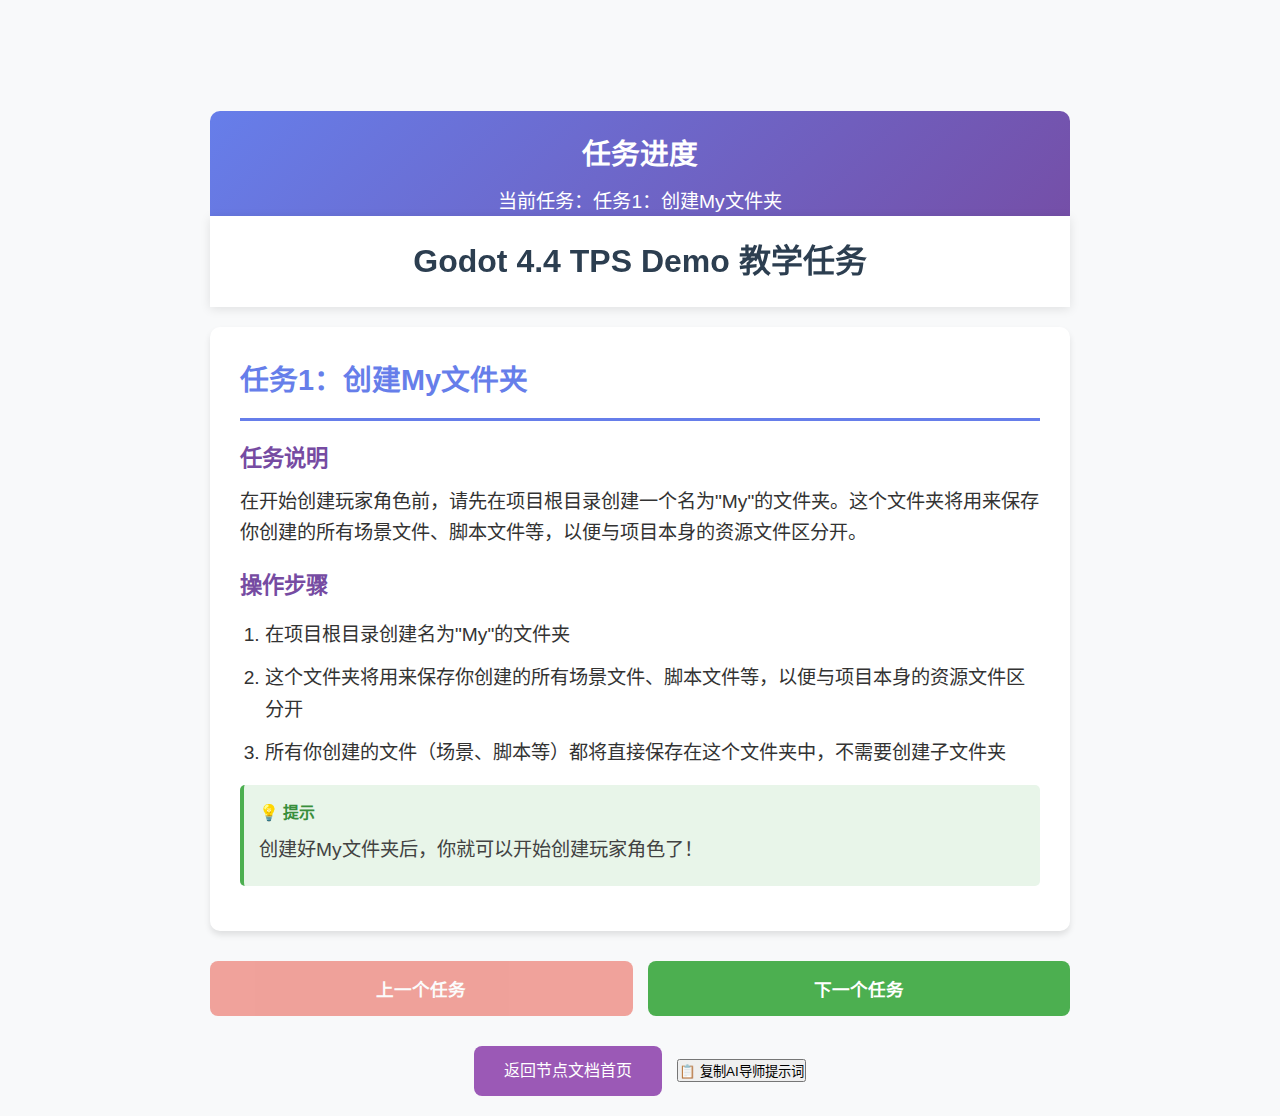
<file: tasks.html>
<!DOCTYPE html>
<html lang="zh-CN">
<head>
    <meta charset="UTF-8">
    <meta name="viewport" content="width=device-width, initial-scale=1.0">
    <title>Godot 4.4 TPS Demo 教学任务</title>
    <link rel="stylesheet" href="styles.css">
    <style>
        /* 任务页面特定样式 */
        .task-container {
            max-width: 900px;
            margin: 0 auto;
            padding: 20px;
        }

        .task-progress {
            background: linear-gradient(135deg, #667eea 0%, #764ba2 100%);
            color: white;
            padding: 20px;
            border-radius: 10px;
            margin-bottom: 30px;
            text-align: center;
        }

        .task-progress h2 {
            margin: 0 0 10px 0;
            font-size: 1.8rem;
        }

        .task-jump {
            display: flex;
            justify-content: center;
            align-items: center;
            gap: 10px;
            margin-top: 15px;
        }

        .task-jump input {
            width: 150px;
            padding: 10px 15px;
            border: 2px solid #667eea;
            border-radius: 8px;
            font-size: 1rem;
            text-align: center;
            outline: none;
            transition: border-color 0.3s ease;
        }

        .task-jump input:focus {
            border-color: #764ba2;
        }

        .task-jump .jump-btn {
            padding: 10px 25px;
            background: linear-gradient(135deg, #667eea 0%, #764ba2 100%);
            color: white;
            border: none;
            border-radius: 8px;
            font-size: 1rem;
            font-weight: bold;
            cursor: pointer;
            transition: transform 0.3s ease, box-shadow 0.3s ease;
            box-shadow: 0 4px 6px rgba(0, 0, 0, 0.1);
        }

        .task-jump .jump-btn:hover {
            transform: translateY(-2px);
            box-shadow: 0 6px 12px rgba(0, 0, 0, 0.15);
        }

        .task-jump .jump-btn:active {
            transform: translateY(0);
        }

        .task-card {
            background: white;
            border-radius: 10px;
            padding: 30px;
            margin-bottom: 20px;
            box-shadow: 0 4px 6px rgba(0, 0, 0, 0.1);
            display: none;
        }

        .task-card.active {
            display: block;
            animation: fadeIn 0.5s ease;
        }

        @keyframes fadeIn {
            from {
                opacity: 0;
                transform: translateY(20px);
            }
            to {
                opacity: 1;
                transform: translateY(0);
            }
        }

        .task-card h3 {
            color: #667eea;
            margin-top: 0;
            font-size: 1.8rem;
            padding-bottom: 15px;
            border-bottom: 3px solid #667eea;
        }

        .task-card h4 {
            color: #764ba2;
            margin: 20px 0 10px 0;
            font-size: 1.4rem;
        }

        .task-card ol,
        .task-card ul {
            margin: 15px 0;
            padding-left: 25px;
        }

        .task-card li {
            margin: 10px 0;
            line-height: 1.7;
        }

        .task-card code {
            background: #f5f5f5;
            padding: 2px 6px;
            border-radius: 3px;
            font-family: 'Courier New', monospace;
            color: #e74c3c;
        }

        .script-section {
            background: #f8f9fa;
            border-radius: 8px;
            padding: 20px;
            margin: 20px 0;
            border-left: 4px solid #4CAF50;
        }

        .script-header {
            display: flex;
            justify-content: space-between;
            align-items: center;
            margin-bottom: 15px;
        }

        .script-header h4 {
            margin: 0;
            color: #2c3e50;
        }

        .copy-btn {
            background: #4CAF50;
            color: white;
            border: none;
            padding: 8px 20px;
            border-radius: 5px;
            cursor: pointer;
            font-size: 0.9rem;
            transition: background 0.3s ease;
        }

        .copy-btn:hover {
            background: #45a049;
        }

        .copy-btn.copied {
            background: #2196F3;
        }

        .script-content {
            background: #2d2d2d;
            color: #f8f8f2;
            padding: 15px;
            border-radius: 5px;
            overflow-x: auto;
            font-family: 'Courier New', monospace;
            font-size: 0.9rem;
            line-height: 1.5;
            max-height: 400px;
            overflow-y: auto;
        }

        .script-content pre {
            margin: 0;
            white-space: pre-wrap;
            word-wrap: break-word;
        }

        .script-content .comment {
            color: #6a9955;
        }

        .script-content .keyword {
            color: #569cd6;
        }

        .script-content .string {
            color: #ce9178;
        }

        .script-content .function {
            color: #dcdcaa;
        }

        .script-content .variable {
            color: #9cdcfe;
        }

        .script-content .number {
            color: #b5cea8;
        }

        .navigation-buttons {
            display: flex;
            justify-content: space-between;
            margin-top: 30px;
            gap: 15px;
        }

        .nav-btn {
            flex: 1;
            padding: 15px 30px;
            border: none;
            border-radius: 8px;
            font-size: 1.1rem;
            cursor: pointer;
            transition: all 0.3s ease;
            font-weight: bold;
        }

        .nav-btn:disabled {
            opacity: 0.5;
            cursor: not-allowed;
        }

        .nav-btn.prev {
            background: #e74c3c;
            color: white;
        }

        .nav-btn.prev:hover:not(:disabled) {
            background: #c0392b;
            transform: translateX(-5px);
        }

        .nav-btn.next {
            background: #4CAF50;
            color: white;
        }

        .nav-btn.next:hover:not(:disabled) {
            background: #45a049;
            transform: translateX(5px);
        }

        .nav-btn.complete {
            background: #2196F3;
            color: white;
        }

        .nav-btn.complete:hover:not(:disabled) {
            background: #0b7dda;
        }

        .back-to-home {
            text-align: center;
            margin-top: 30px;
            display: flex;
            justify-content: center;
            align-items: center;
            gap: 15px;
            flex-wrap: wrap;
        }

        .back-to-home a {
            display: inline-block;
            padding: 12px 30px;
            background: #9b59b6;
            color: white;
            text-decoration: none;
            border-radius: 8px;
            font-size: 1rem;
            transition: background 0.3s ease;
        }

        .back-to-home a:hover {
            background: #8e44ad;
        }

        .info-box {
            background: #e3f2fd;
            border-left: 4px solid #2196F3;
            padding: 15px;
            margin: 15px 0;
            border-radius: 5px;
        }

        .info-box h5 {
            margin: 0 0 10px 0;
            color: #1976d2;
        }

        .info-box p {
            margin: 5px 0;
            color: #424242;
        }

        .warning-box {
            background: #fff3e0;
            border-left: 4px solid #ff9800;
            padding: 15px;
            margin: 15px 0;
            border-radius: 5px;
        }

        .warning-box h5 {
            margin: 0 0 10px 0;
            color: #f57c00;
        }

        .warning-box p {
            margin: 5px 0;
            color: #424242;
        }

        .success-box {
            background: #e8f5e9;
            border-left: 4px solid #4CAF50;
            padding: 15px;
            margin: 15px 0;
            border-radius: 5px;
        }

        .success-box h5 {
            margin: 0 0 10px 0;
            color: #388e3c;
        }

        .success-box p {
            margin: 5px 0;
            color: #424242;
        }

        /* 响应式设计 */
        @media (max-width: 768px) {
            .task-container {
                padding: 10px;
            }

            .task-card {
                padding: 20px;
            }

            .task-card h3 {
                font-size: 1.4rem;
            }

            .script-content {
                font-size: 0.8rem;
                padding: 10px;
            }

            .navigation-buttons {
                flex-direction: column;
            }

            .nav-btn {
                width: 100%;
            }
        }
    </style>
</head>
<body>
    <div class="task-container">
        <header>
            <h1>Godot 4.4 TPS Demo 教学任务</h1>
        </header>

        <!-- 任务进度 -->
        <div class="task-progress">
            <h2>任务进度</h2>
            <p>当前任务：<span id="current-task-name">任务1：创建My文件夹</span></p>
            <div class="task-jump">
                <input type="number" id="task-number-input" min="1" max="9" placeholder="输入任务编号(1-9)">
                <button onclick="jumpToTask()" class="jump-btn">跳转</button>
            </div>
        </div>

        <!-- 任务1：创建My文件夹 -->
        <div class="task-card active" id="task-1">
            <h3>任务1：创建My文件夹</h3>
            
            <h4>任务说明</h4>
            <p>在开始创建玩家角色前，请先在项目根目录创建一个名为"My"的文件夹。这个文件夹将用来保存你创建的所有场景文件、脚本文件等，以便与项目本身的资源文件区分开。</p>
            
            <h4>操作步骤</h4>
            <ol>
                <li>在项目根目录创建名为"My"的文件夹</li>
                <li>这个文件夹将用来保存你创建的所有场景文件、脚本文件等，以便与项目本身的资源文件区分开</li>
                <li>所有你创建的文件（场景、脚本等）都将直接保存在这个文件夹中，不需要创建子文件夹</li>
            </ol>
            
            <div class="success-box">
                <h5>💡 提示</h5>
                <p>创建好My文件夹后，你就可以开始创建玩家角色了！</p>
            </div>
        </div>

        <!-- 任务2：创建玩家角色 -->
        <div class="task-card" id="task-2">
            <h3>任务2：创建玩家角色</h3>
            
            <h4>任务说明</h4>
            <p>创建一个基本的玩家角色，包含角色模型和碰撞体。</p>
            
            <h4>操作步骤</h4>
            <ol>
                <li>创建新场景，添加根节点为<code>CharacterBody3D</code>，命名为<code>Player</code></li>
                <li>立即保存场景为<code>My/player.tscn</code>（这样即使后续出现问题，也不会丢失已创建的内容）</li>
                <li>在Player节点下添加<code>MeshInstance3D</code>节点，使用胶囊形状作为临时角色模型</li>
                <li>添加<code>CollisionShape3D</code>，使用胶囊形状，调整大小匹配角色模型</li>
                <li>再次保存场景（Ctrl+S或Cmd+S）</li>
                <li>在Main场景中，通过拖拽<code>My/player.tscn</code>文件到场景树中，实例化Player节点</li>
                <li>调整Player在Main场景中的位置，放置在合适的位置</li>
            </ol>
            
            <h4>任务2完成后的场景树结构</h4>
            <pre><code>Player (CharacterBody3D)
├── MeshInstance3D (胶囊形状作为临时角色模型)
└── CollisionShape3D (胶囊形状)</code></pre>
            
            <div class="info-box">
                <h5>📋 检查清单</h5>
                <p>在Inspector面板中检查以下属性：</p>
                <ul>
                    <li>Player节点：确保Transform中的Position和Rotation合理设置</li>
                    <li>CollisionShape3D：Shape属性为CapsuleShape3D，Height和Radius适合角色大小</li>
                    <li>MeshInstance3D：Mesh属性设置为CapsuleMesh，作为临时角色模型</li>
                </ul>
            </div>
            
            <div class="warning-box">
                <h5>⚠️ 注意</h5>
                <p>所有你创建的文件都应保存在"My"文件夹中。</p>
            </div>
        </div>

        <!-- 任务3：添加相机系统 -->
        <div class="task-card" id="task-3">
            <h3>任务3：添加相机系统</h3>
            
            <h4>任务说明</h4>
            <p>为玩家角色添加第三人称相机系统。</p>
            
            <h4>操作步骤</h4>
            <ol>
                <li>在Player场景中，右键点击Player节点，选择"添加子节点"</li>
                <li>选择Node3D类型，命名为<code>CameraController</code></li>
                <li>在CameraController下添加Camera3D节点，命名为<code>ThirdPersonCamera</code></li>
                <li>设置ThirdPersonCamera的Transform属性：
                    <ul>
                        <li>Position设置为(0, 2, -5)（在角色后方2单位，上方5单位）</li>
                        <li>Rotation设置为(-20, 180, 0)（向下倾斜20度，朝向角色）</li>
                    </ul>
                </li>
                <li>在Inspector面板中，确保ThirdPersonCamera的Current属性被勾选（设为当前活动相机）</li>
                <li>保存场景为<code>My/player.tscn</code></li>
            </ol>
            
            <h4>任务3完成后的场景树结构</h4>
            <pre><code>Player (CharacterBody3D)
├── MeshInstance3D (角色模型)
├── CollisionShape3D (胶囊形状)
└── CameraController (Node3D)
    └── ThirdPersonCamera (Camera3D)</code></pre>
            
            <div class="info-box">
                <h5>💡 提示</h5>
                <p>现在运行游戏，你应该能看到第三人称视角下的角色。如果视角不理想，可以调整ThirdPersonCamera的Position值。</p>
            </div>
        </div>

        <!-- 任务4：添加玩家移动和跳跃功能 -->
        <div class="task-card" id="task-4">
            <h3>任务4：添加玩家移动和跳跃功能</h3>
            
            <h4>任务说明</h4>
            <p>为角色添加基本的移动和跳跃功能。</p>
            
            <h4>操作步骤</h4>
            <ol>
                <li>在Player场景中，选中Player节点</li>
                <li>在Inspector面板中，点击"附加脚本"按钮</li>
                <li>选择"新建脚本"，将脚本命名为"player.gd"并保存到My文件夹</li>
                <li>打开脚本，复制下面的代码并粘贴到脚本中</li>
                <li>保存脚本（Ctrl+S或Cmd+S）</li>
                <li>运行游戏测试（F5）</li>
            </ol>
            
            <h4>控制方式</h4>
            <ul>
                <li>WASD键：控制角色移动</li>
                <li>空格键：跳跃</li>
            </ul>
            
            <div class="script-section">
                <div class="script-header">
                    <h4>player.gd 脚本</h4>
                    <button class="copy-btn" onclick="copyScript('script-task4')">复制脚本</button>
                </div>
                <div class="script-content" id="script-task4">
<pre># 任务4：玩家移动和跳跃脚本
# 实现基本的移动和跳跃功能

class_name PlayerT4
extends CharacterBody3D

# 移动相关参数
@export var move_speed := 8.0                    # 角色移动速度
@export var acceleration := 4.0                  # 移动加速度
@export var jump_initial_impulse := 12.0         # 初始跳跃力度
@export var jump_additional_force := 4.5         # 按住跳跃键时的额外跳跃力
@export var rotation_speed := 12.0               # 角色旋转速度
@export var stopping_speed := 1.0                # 停止移动的速度阈值

# 物理相关参数
@export var gravity := -30.0                     # 重力加速度

# 相机引用（需要在场景中设置）
@onready var camera: Camera3D = $CameraController/ThirdPersonCamera

# 内部变量
var _move_direction := Vector3.ZERO              # 当前移动方向
var _last_strong_direction := Vector3.FORWARD     # 上一次的有效移动方向
var _is_on_floor_buffer := false                 # 地面检测缓冲

func _ready() -> void:
	# 初始化玩家控制
	pass

func _physics_process(delta: float) -> void:
	# 更新地面检测缓冲
	_is_on_floor_buffer = is_on_floor()
	
	# 获取输入
	_move_direction = _get_camera_oriented_input()
	
	# 保存上一次的有效移动方向，用于角色朝向
	if _move_direction.length() > 0.2:
		_last_strong_direction = _move_direction.normalized()
	
	# 分离Y轴速度，避免重力影响水平移动插值
	var y_velocity := velocity.y
	velocity.y = 0.0
	
	# 使用插值实现平滑的移动加速
	velocity = velocity.lerp(_move_direction * move_speed, acceleration * delta)
	
	# 如果停止移动且速度很小，直接停止
	if _move_direction.length() == 0 and velocity.length() < stopping_speed:
		velocity = Vector3.ZERO
	
	# 恢复Y轴速度
	velocity.y = y_velocity
	
	# 应用重力
	velocity.y += gravity * delta
	
	# 处理跳跃
	var is_just_jumping := Input.is_action_just_pressed("jump") and is_on_floor()
	var is_air_boosting := Input.is_action_pressed("jump") and not is_on_floor() and velocity.y > 0.0
	
	if is_just_jumping:
		velocity.y += jump_initial_impulse
	elif is_air_boosting:
		velocity.y += jump_additional_force * delta
	
	# 执行实际移动
	move_and_slide()

# 根据相机方向获取输入方向
func _get_camera_oriented_input() -> Vector3:
	# 获取原始输入（WASD或方向键）
	var raw_input := Input.get_vector("move_left", "move_right", "move_up", "move_down")
	
	var input := Vector3.ZERO
	# 确保对角线移动不会比轴向移动更快
	input.x = raw_input.x * sqrt(1.0 - raw_input.y * raw_input.y / 2.0)
	input.z = raw_input.y * sqrt(1.0 - raw_input.x * raw_input.x / 2.0)
	
	# 根据相机方向转换输入
	input = camera.global_transform.basis * input
	input.y = 0.0
	return input.normalized()</pre>
                </div>
            </div>
            
            <h4>参数调整</h4>
            <p>你可以在Inspector面板中调整以下参数来改变角色行为：</p>
            <ul>
                <li><code>Move Speed</code>：移动速度（默认8.0）</li>
                <li><code>Acceleration</code>：移动加速度（默认4.0）</li>
                <li><code>Jump Initial Impulse</code>：初始跳跃力度（默认12.0）</li>
                <li><code>Jump Additional Force</code>：按住跳跃键时的额外跳跃力（默认4.5）</li>
                <li><code>Rotation Speed</code>：角色转向速度（默认12.0）</li>
                <li><code>Stopping Speed</code>：停止移动的速度阈值（默认1.0）</li>
                <li><code>Gravity</code>：重力加速度（默认-30.0）</li>
            </ul>
            
            <div class="warning-box">
                <h5>⚠️ 常见问题</h5>
                <ul>
                    <li>如果角色无法移动，检查是否正确附加了脚本</li>
                    <li>如果跳跃不工作，确保角色站在地面上（需要地面碰撞）</li>
                    <li>如果移动方向相反，检查相机设置和输入映射</li>
                    <li>如果WASD键不响应，检查项目输入映射设置：
                        <ol>
                            <li>进入 项目 → 项目设置 → 输入映射</li>
                            <li>确保以下动作已映射：
                                <ul>
                                    <li>move_up: W键 或 上箭头</li>
                                    <li>move_down: S键 或 下箭头</li>
                                    <li>move_left: A键 或 左箭头</li>
                                    <li>move_right: D键 或 右箭头</li>
                                    <li>jump: 空格键</li>
                                </ul>
                            </li>
                        </ol>
                    </li>
                </ul>
            </div>
        </div>

        <!-- 任务5：添加相机控制功能 -->
        <div class="task-card" id="task-5">
            <h3>任务5：添加相机控制功能</h3>
            
            <h4>任务说明</h4>
            <p>为相机添加鼠标控制功能，使玩家能够自由观察周围环境。</p>
            
            <h4>操作步骤</h4>
            <ol>
                <li>在Player场景中，选中CameraController节点</li>
                <li>在Inspector面板中，点击"附加脚本"按钮</li>
                <li>选择"新建脚本"，将脚本命名为"camera_controller.gd"并保存到My文件夹</li>
                <li>打开脚本，复制下面的代码并粘贴到脚本中</li>
                <li>保存脚本（Ctrl+S或Cmd+S）</li>
                <li>运行游戏测试（F5）</li>
            </ol>
            
            <h4>控制方式</h4>
            <ul>
                <li>鼠标移动：控制相机视角（上下左右）</li>
                <li>ESC键：显示/隐藏鼠标光标</li>
            </ul>
            
            <div class="script-section">
                <div class="script-header">
                    <h4>camera_controller.gd 脚本</h4>
                    <button class="copy-btn" onclick="copyScript('script-task5')">复制脚本</button>
                </div>
                <div class="script-content" id="script-task5">
<pre># 任务5：相机控制脚本（简化版）
# 实现鼠标控制相机视角的功能

class_name CameraControllerT5
extends Node3D

# 相机灵敏度参数
@export var mouse_sensitivity := 0.002
@export var invert_mouse_y := false   # 是否反转Y轴（默认false）

# 相机旋转限制（俯仰角）
@export var tilt_upper_limit := 0.5   # 向上旋转限制（弧度）
@export var tilt_lower_limit := -0.8  # 向下旋转限制（弧度）

# 相机节点引用
@onready var camera: Camera3D = $ThirdPersonCamera  # 引用相机节点

# 旋转输入和角度
var _rotation_input: Vector2
var _tilt: float = 0.0
var _rotation: float = 0.0

func _ready() -> void:
	# 捕获鼠标，隐藏光标
	Input.set_mouse_mode(Input.MOUSE_MODE_CAPTURED)

func _unhandled_input(event: InputEvent) -> void:
	# 处理鼠标移动
	if event is InputEventMouseMotion:
		_rotation_input = -event.relative * mouse_sensitivity
		if invert_mouse_y:
			_rotation_input.y *= -1

func _process(delta: float) -> void:
	# 更新旋转角度
	_rotation += _rotation_input.x
	_tilt += _rotation_input.y
	_tilt = clamp(_tilt, tilt_lower_limit, tilt_upper_limit)
	
	# 重置输入
	_rotation_input = Vector2.ZERO
	
	# 应用旋转到相机控制器
	global_rotation.y = lerp_angle(global_rotation.y, _rotation, delta * 10.0)
	camera.rotation.x = lerp(camera.rotation.x, _tilt, delta * 10.0)
	
	# 按ESC键释放鼠标
	if Input.is_action_just_pressed("ui_cancel"):
		if Input.get_mouse_mode() == Input.MOUSE_MODE_CAPTURED:
			Input.set_mouse_mode(Input.MOUSE_MODE_VISIBLE)
		else:
			Input.set_mouse_mode(Input.MOUSE_MODE_CAPTURED)</pre>
                </div>
            </div>
            
            <h4>参数调整</h4>
            <p>你可以在Inspector面板中调整以下参数来改变相机行为：</p>
            <ul>
                <li><code>Mouse Sensitivity</code>：鼠标灵敏度（默认0.002）</li>
                <li><code>Invert Mouse Y</code>：是否反转Y轴（默认false，不反转）</li>
                <li><code>Tilt Upper Limit</code>：相机向上旋转限制（默认0.5弧度）</li>
                <li><code>Tilt Lower Limit</code>：相机向下旋转限制（默认-0.8弧度）</li>
            </ul>
            
            <div class="warning-box">
                <h5>⚠️ 常见问题</h5>
                <ul>
                    <li>如果鼠标无法控制视角，检查是否正确附加了脚本</li>
                    <li>如果视角翻转，可能是鼠标灵敏度设置过高或者开启了反转Y轴</li>
                    <li>如果想临时释放鼠标，按ESC键即可</li>
                </ul>
            </div>
        </div>

        <!-- 任务6：添加死亡检测区域 -->
        <div class="task-card" id="task-6">
            <h3>任务6：添加死亡检测区域</h3>
            
            <h4>任务说明</h4>
            <p>添加一个死亡检测区域，当角色掉落到一定高度时自动重置位置。</p>
            
            <h4>操作步骤</h4>
            <ol>
                <li>在Main场景中，添加一个Area3D节点，命名为"DeathZone"</li>
                <li>为DeathZone节点添加一个CollisionShape3D子节点</li>
                <li>选择CollisionShape3D，将其形状设置为"WorldBoundaryShape3D"</li>
                <li>调整WorldBoundaryShape3D的位置，使其位于地形下方（例如Y坐标为-20）</li>
                <li>在Inspector面板中，为DeathZone节点设置碰撞层：
                    <ul>
                        <li><strong>Layer</strong>：取消勾选Layer 1，勾选Layer 2（将DeathZone放在第2层）</li>
                        <li><strong>Mask</strong>：勾选Layer 1（检测第1层的物体，即玩家）</li>
                        <li>这样设置后，DeathZone只会检测第1层的物体（玩家），而不会与第2层的物体发生碰撞</li>
                    </ul>
                </li>
                <li>为DeathZone节点附加新脚本，命名为"death_zone.gd"并保存到My文件夹</li>
                <li>打开脚本，复制下面的代码并粘贴到脚本中</li>
                <li>保存脚本（Ctrl+S或Cmd+S）</li>
                <li>运行游戏测试（F5），尝试从地形边缘跳下，测试是否正确重置</li>
            </ol>
            
            <div class="script-section">
                <div class="script-header">
                    <h4>death_zone.gd 脚本</h4>
                    <button class="copy-btn" onclick="copyScript('script-task6')">复制脚本</button>
                </div>
                <div class="script-content" id="script-task6">
<pre># 任务6：死亡检测区域脚本
# 当玩家掉落到地形下方时，重置玩家位置

class_name DeathZoneT6
extends Area3D

# 重置位置参数
@export var reset_position := Vector3(0, 6, -12)  # 角色重置位置
@export var reset_delay := 0.6  # 重置延迟时间（秒）

# 内部变量
var _player_ref: CharacterBody3D = null  # 玩家引用
var _reset_timer: Timer = null  # 重置计时器

func _ready() -> void:
	# 连接body_entered信号
	body_entered.connect(_on_body_entered)
	
	# 创建并配置重置计时器
	_reset_timer = Timer.new()
	_reset_timer.wait_time = reset_delay
	_reset_timer.one_shot = true
	_reset_timer.timeout.connect(_reset_player)
	add_child(_reset_timer)

func _on_body_entered(body: Node3D) -> void:
	# 检查进入的物体是否是玩家
	if body is CharacterBody3D and body.has_method("move_and_slide"):
		_player_ref = body as CharacterBody3D
		#print("玩家掉落到死亡区域，将在", reset_delay, "秒后重置位置")
		
		# 启动重置计时器
		_reset_timer.start()

func _reset_player() -> void:
	# 重置玩家位置
	if _player_ref:
		_player_ref.global_position = reset_position
		#print("玩家位置已重置到: ", reset_position)
		
		# 重置玩家速度，避免继续下落
		if _player_ref.has_method("set"):
			_player_ref.velocity = Vector3.ZERO
		
		_player_ref = null</pre>
                </div>
            </div>
            
            <h4>参数调整</h4>
            <p>你可以在Inspector面板中调整以下参数：</p>
            <ul>
                <li><code>Reset Position</code>：角色重置位置（默认为(0, 6, -12)）</li>
                <li><code>Reset Delay</code>：重置延迟时间（默认为0.6秒）</li>
            </ul>
            
            <h4>任务6完成后的场景树结构</h4>
            <pre><code>Main (Node3D)
├── WorldEnvironment (环境)
├── 地形相关节点...
├── Player (CharacterBody3D)【脚本: player.gd】
└── DeathZone (Area3D)【脚本: death_zone.gd】
    └── CollisionShape3D (WorldBoundaryShape3D)</code></pre>
        </div>

        <!-- 任务7：创建交互元素节点和跳跃板（基础版） -->
        <div class="task-card" id="task-7">
            <h3>任务7：创建交互元素节点和跳跃板（基础版）</h3>
            
            <h4>任务说明</h4>
            <p>创建一个专门的节点来存放所有交互元素，并实现第一个交互物体——跳跃板。当玩家站在跳跃板上时，按空格键可以跳得更高。</p>
            
            <h4>操作步骤</h4>
            <ol>
                <li>在Main场景中，添加一个Node3D节点，命名为"InteractiveObjects"</li>
                <li>在InteractiveObjects节点下，添加一个Area3D节点，命名为"JumpPad"</li>
                <li>为JumpPad添加一个子节点，选择"导入场景"，浏览并选择<code>res://JumpingPad/JumpingPadVisuals/JumpingPadModel.glb</code></li>
                <li>为JumpPad添加一个CollisionShape3D子节点</li>
                <li>选择CollisionShape3D，根据模型形状选择合适的碰撞形状：
                    <ul>
                        <li>如果模型是圆形，选择"CylinderShape3D"（柱形）</li>
                        <li>如果模型是方形，选择"BoxShape3D"（方形）</li>
                        <li>如果模型是其他形状，选择"ConvexPolygonShape3D"（自定义形状）</li>
                    </ul>
                </li>
                <li>调整碰撞形状的大小，使其与跳跃板模型匹配</li>
                <li>为JumpPad节点附加新脚本，命名为"jump_pad.gd"并保存到My文件夹</li>
                <li>打开脚本，复制下面的代码并粘贴到脚本中</li>
                <li>保存脚本（Ctrl+S或Cmd+S）</li>
                <li>运行游戏测试（F5），尝试站在跳跃板上按空格键跳跃</li>
            </ol>
            
            <div class="info-box">
                <h5>💡 提示</h5>
                <p>如果需要频繁调整，可以将JumpPad保存为独立场景，方便专门调整。</p>
                <p>操作方法：在场景树中右键点击JumpPad节点，选择"保存分支为场景"，保存位置：弹出的对话框中，选择保存到My文件夹，命名为"jump_pad.tscn"</p>
            </div>
            
            <div class="script-section">
                <div class="script-header">
                    <h4>jump_pad.gd 脚本（基础版）</h4>
                    <button class="copy-btn" onclick="copyScript('script-task7-jumppad')">复制脚本</button>
                </div>
                <div class="script-content" id="script-task7-jumppad">
<pre># 任务7：跳跃板脚本（基础版）
# 使用Area3D检测玩家，但不会阻止玩家穿过

class_name JumpPadT7
extends Area3D

# 弹射参数
@export var boost_multiplier := 2.0  # 跳跃增强倍数

# 内部变量
var _player_in_range := false  # 玩家是否在范围内

# 定义信号
signal player_entered(jump_pad: JumpPadT7)
signal player_exited()

func _ready() -> void:
	# 连接信号
	body_entered.connect(_on_body_entered)
	body_exited.connect(_on_body_exited)

func _on_body_entered(body: Node3D) -> void:
	# 检查进入的物体是否是玩家
	if body is CharacterBody3D and body.has_method("move_and_slide"):
		_player_in_range = true
		# print("玩家进入跳跃板区域")
		
		# 尝试连接到玩家的跳跃板处理方法
		if body.has_method("_on_jump_pad_entered"):
			player_entered.emit(self)
			body._on_jump_pad_entered(self)
		
		# 播放进入效果
		_play_enter_effect()

func _on_body_exited(body: Node3D) -> void:
	# 检查离开的物体是否是玩家
	if body is CharacterBody3D and body.has_method("move_and_slide"):
		_player_in_range = false
		# print("玩家离开跳跃板区域")
		
		# 通知玩家离开跳跃板
		if body.has_method("_on_jump_pad_exited"):
			player_exited.emit()
			body._on_jump_pad_exited()
		
		# 播放离开效果
		_play_exit_effect()

func _play_enter_effect() -> void:
	# 播放进入效果（这里可以添加动画、粒子效果或音效）
	# 目前只是一个简单的视觉效果示例
	var model = find_child("JumpingPadModel")
	if model:
		# 尝试获取模型的MeshInstance3D子节点
		var mesh_instances = model.find_children("*", "MeshInstance3D", true, false)
		if mesh_instances.size() > 0:
			var mesh = mesh_instances[0] as MeshInstance3D
			# 临时改变颜色表示激活
			var highlight_material = StandardMaterial3D.new()
			highlight_material.albedo_color = Color.CYAN
			
			mesh.set_surface_override_material(0, highlight_material)

func _play_exit_effect() -> void:
	# 播放离开效果
	var model = find_child("JumpingPadModel")
	if model:
		# 尝试获取模型的MeshInstance3D子节点
		var mesh_instances = model.find_children("*", "MeshInstance3D", true, false)
		if mesh_instances.size() > 0:
			var mesh = mesh_instances[0] as MeshInstance3D
			# 恢复原材质
			mesh.set_surface_override_material(0, null)</pre>
                </div>
            </div>
            
            <div class="script-section">
                <div class="script-header">
                    <h4>player.gd 脚本（更新版 - 支持跳跃板）</h4>
                    <button class="copy-btn" onclick="copyScript('script-task7-player')">复制脚本</button>
                </div>
                <div class="script-content" id="script-task7-player">
<pre># 任务7：玩家移动和跳跃脚本（支持跳跃板交互）
# 实现基本的移动和跳跃功能，并支持与跳跃板的交互

class_name PlayerT7
extends CharacterBody3D

# 移动相关参数
@export var move_speed := 8.0                    # 角色移动速度
@export var acceleration := 4.0                  # 移动加速度
@export var jump_initial_impulse := 12.0         # 初始跳跃力度
@export var jump_additional_force := 4.5         # 按住跳跃键时的额外跳跃力
@export var rotation_speed := 12.0               # 角色旋转速度
@export var stopping_speed := 1.0                # 停止移动的速度阈值

# 物理相关参数
@export var gravity := -30.0                     # 重力加速度

# 相机引用（需要在场景中设置）
@onready var camera: Camera3D = $CameraController/ThirdPersonCamera

# 内部变量
var _move_direction := Vector3.ZERO              # 当前移动方向
var _last_strong_direction := Vector3.FORWARD     # 上一次的有效移动方向
var _is_on_floor_buffer := false                 # 地面检测缓冲
var _is_on_jump_pad := false                    # 是否在跳跃板上
var _current_jump_pad: JumpPadT7 = null         # 当前所在的跳跃板引用

func _ready() -> void:
	# 初始化玩家控制
	pass

func _physics_process(delta: float) -> void:
	# 更新地面检测缓冲
	_is_on_floor_buffer = is_on_floor()
	
	# 获取输入
	_move_direction = _get_camera_oriented_input()
	
	# 保存上一次的有效移动方向，用于角色朝向
	if _move_direction.length() > 0.2:
		_last_strong_direction = _move_direction.normalized()
	
	# 分离Y轴速度，避免重力影响水平移动插值
	var y_velocity := velocity.y
	velocity.y = 0.0
	
	# 使用插值实现平滑的移动加速
	velocity = velocity.lerp(_move_direction * move_speed, acceleration * delta)
	
	# 如果停止移动且速度很小，直接停止
	if _move_direction.length() == 0 and velocity.length() < stopping_speed:
		velocity = Vector3.ZERO
	
	# 恢复Y轴速度
	velocity.y = y_velocity
	
	# 应用重力
	velocity.y += gravity * delta
	
	# 处理跳跃
	var is_just_jumping := Input.is_action_just_pressed("jump") and is_on_floor()
	var is_air_boosting := Input.is_action_pressed("jump") and not is_on_floor() and velocity.y > 0.0
	
	if is_just_jumping:
		# 如果在跳跃板上，使用增强跳跃
		if _is_on_jump_pad and _current_jump_pad:
			# 从跳跃板获取增强倍数
			var boost_multiplier = _current_jump_pad.boost_multiplier
			velocity.y += jump_initial_impulse * boost_multiplier
			print("跳跃板增强跳跃！力度：", jump_initial_impulse * boost_multiplier)
		else:
			velocity.y += jump_initial_impulse
	elif is_air_boosting:
		velocity.y += jump_additional_force * delta
	
	# 执行实际移动
	move_and_slide()

# 根据相机方向获取输入方向
func _get_camera_oriented_input() -> Vector3:
	# 获取原始输入（WASD或方向键）
	var raw_input := Input.get_vector("move_left", "move_right", "move_up", "move_down")
	
	var input := Vector3.ZERO
	# 确保对角线移动不会比轴向移动更快
	input.x = raw_input.x * sqrt(1.0 - raw_input.y * raw_input.y / 2.0)
	input.z = raw_input.y * sqrt(1.0 - raw_input.x * raw_input.x / 2.0)
	
	# 根据相机方向转换输入
	input = camera.global_transform.basis * input
	input.y = 0.0
	return input.normalized()

# 进入跳跃板区域
func _on_jump_pad_entered(jump_pad: JumpPadT7) -> void:
	_is_on_jump_pad = true
	_current_jump_pad = jump_pad
	# print("进入跳跃板区域")

# 离开跳跃板区域
func _on_jump_pad_exited() -> void:
	_is_on_jump_pad = false
	_current_jump_pad = null
	# print("离开跳跃板区域")</pre>
                </div>
            </div>
            
            <div class="info-box">
                <h5>📚 技术原理说明</h5>
                <ul>
                    <li><strong>信号系统</strong>：类似Scratch中的"广播消息"，跳跃板检测到玩家时发送信号，玩家接收信号后执行相应动作</li>
                    <li><strong>解耦设计</strong>：跳跃板和玩家互相独立，跳跃板只负责检测和通知，玩家负责执行跳跃逻辑</li>
                    <li><strong>优势</strong>：这种方式让代码更清晰，易于扩展，可以轻松添加更多类型的交互元素</li>
                </ul>
            </div>
            
            <h4>参数调整</h4>
            <p>你可以在Inspector面板中调整以下参数：</p>
            <ul>
                <li><code>Boost Multiplier</code>：跳跃增强倍数（默认为2.0）
                    <ul>
                        <li>可以设置不同值创建不同强度的跳跃板</li>
                        <li>例如：1.5（弱）、2.0（普通）、3.0（强）</li>
                    </ul>
                </li>
            </ul>
            
            <h4>任务7完成后的场景树结构</h4>
            <pre><code>Main (Node3D)
├── WorldEnvironment (环境)
├── 地形相关节点...
├── Player (CharacterBody3D)【脚本: player.gd !!!更新】
├── DeathZone (Area3D)【脚本: death_zone.gd】
│   └── CollisionShape3D (WorldBoundaryShape3D)
└── InteractiveObjects (Node3D)
    └── JumpPad (Area3D)【脚本: jump_pad.gd】
        ├── CollisionShape3D (跳跃板碰撞)
        └── JumpingPadModel (导入的模型)</code></pre>
            
            <div class="warning-box">
                <h5>⚠️ 常见问题</h5>
                <p>如果玩家直接穿过跳跃板，这是正常的！Area3D只用于检测，不提供物理碰撞。这个问题将在下一个任务中解决。</p>
            </div>
        </div>

        <!-- 任务8：解决跳跃板穿模问题 -->
        <div class="task-card" id="task-8">
            <h3>任务8：解决跳跃板穿模问题</h3>
            
            <h4>任务说明</h4>
            <p>修改跳跃板结构，添加物理碰撞体，让玩家能够站在跳跃板上。</p>
            
            <h4>操作步骤</h4>
            <ol>
                <li>在Main场景中，选中InteractiveObjects/JumpPad节点</li>
                <li>在场景树中右键点击JumpPad节点，选择"更改类型"
                    <ul>
                        <li>注意：如果右键菜单中没有"更改类型"选项，可能是因为任务7中选择了"保存分支为场景"</li>
                        <li>解决方法：打开JumpPad场景，然后在JumpPad场景树中右键点击JumpPad节点，选择"更改类型"</li>
                    </ul>
                </li>
                <li>在弹出的对话框中，将类型从"Area3D"改为"StaticBody3D"</li>
                <li>确认更改后，JumpPad节点图标会发生变化</li>
                <li>为JumpPad添加一个Area3D子节点，命名为"BoostArea"</li>
                <li>为BoostArea添加一个CollisionShape3D子节点</li>
                <li>选择这个CollisionShape3D，将其形状设置为与JumpPad相同的形状，但稍微大一些</li>
                <li>调整BoostArea的位置，使其稍微向上偏移（例如Y轴+0.1米）</li>
                <li>为JumpPad节点附加新脚本，命名为"jump_pad.gd"并保存到My文件夹</li>
                <li>打开脚本，复制下面的代码并粘贴到脚本中</li>
                <li>保存脚本（Ctrl+S或Cmd+S）</li>
                <li>运行游戏测试（F5），尝试站在跳跃板上按空格键跳跃</li>
            </ol>
            
            <div class="script-section">
                <div class="script-header">
                    <h4>jump_pad.gd 脚本（物理版）</h4>
                    <button class="copy-btn" onclick="copyScript('script-task8-jumppad')">复制脚本</button>
                </div>
                <div class="script-content" id="script-task8-jumppad">
<pre># 任务8：跳跃板脚本（物理版）
# 使用StaticBody3D提供物理碰撞，Area3D检测玩家

class_name JumpPadT8
extends StaticBody3D

# 弹射参数
@export var boost_multiplier := 2.0  # 跳跃增强倍数

# 内部变量
var _is_ready := true  # 是否准备就绪
var _cooldown_timer: Timer = null  # 冷却计时器
var _player_in_range := false  # 玩家是否在范围内

# 定义信号
signal player_entered(jump_pad: JumpPadT8)
signal player_exited()

# 节点引用
@onready var _boost_area: Area3D = $BoostArea

func _ready() -> void:
	# 连接信号
	_boost_area.body_entered.connect(_on_body_entered)
	_boost_area.body_exited.connect(_on_body_exited)
	
	# 创建并配置冷却计时器
	_cooldown_timer = Timer.new()
	_cooldown_timer.wait_time = 0.5
	_cooldown_timer.one_shot = true
	_cooldown_timer.timeout.connect(_on_cooldown_finished)
	add_child(_cooldown_timer)

func _on_body_entered(body: Node3D) -> void:
	# 检查进入的物体是否是玩家
	if body is CharacterBody3D and body.has_method("move_and_slide"):
		_player_in_range = true
		print("玩家进入跳跃板区域")
		
		# 尝试连接到玩家的跳跃板处理方法
		if body.has_method("_on_jump_pad_entered"):
			player_entered.emit(self)
			body._on_jump_pad_entered(self)
		
		# 播放进入效果
		_play_enter_effect()

func _on_body_exited(body: Node3D) -> void:
	# 检查离开的物体是否是玩家
	if body is CharacterBody3D and body.has_method("move_and_slide"):
		_player_in_range = false
		print("玩家离开跳跃板区域")
		
		# 通知玩家离开跳跃板
		if body.has_method("_on_jump_pad_exited"):
			player_exited.emit()
			body._on_jump_pad_exited()
		
		# 播放离开效果
		_play_exit_effect()

func _on_cooldown_finished() -> void:
	# 冷却结束，跳跃板再次准备就绪
	_is_ready = true
	print("跳跃板冷却结束")

func _play_enter_effect() -> void:
	# 播放进入效果（这里可以添加动画、粒子效果或音效）
	# 目前只是一个简单的视觉效果示例
	var model = find_child("JumpingPadModel")
	if model:
		# 尝试获取模型的MeshInstance3D子节点
		var mesh_instances = model.find_children("*", "MeshInstance3D", true, false)
		if mesh_instances.size() > 0:
			var mesh = mesh_instances[0] as MeshInstance3D
			# 临时改变颜色表示激活
			var highlight_material = StandardMaterial3D.new()
			highlight_material.albedo_color = Color.CYAN
			
			mesh.set_surface_override_material(0, highlight_material)

func _play_exit_effect() -> void:
	# 播放离开效果
	var model = find_child("JumpingPadModel")
	if model:
		# 尝试获取模型的MeshInstance3D子节点
		var mesh_instances = model.find_children("*", "MeshInstance3D", true, false)
		if mesh_instances.size() > 0:
			var mesh = mesh_instances[0] as MeshInstance3D
			# 恢复原材质
			mesh.set_surface_override_material(0, null)</pre>
                </div>
            </div>
            
            <div class="script-section">
                <div class="script-header">
                    <h4>player.gd 脚本（更新版 - 支持跳跃板）</h4>
                    <button class="copy-btn" onclick="copyScript('script-task8-player')">复制脚本</button>
                </div>
                <div class="script-content" id="script-task8-player">
<pre># 任务8：玩家移动和跳跃脚本（支持跳跃板交互）
# 实现基本的移动和跳跃功能，并支持与跳跃板的交互

class_name PlayerT8
extends CharacterBody3D

# 移动相关参数
@export var move_speed := 8.0                    # 角色移动速度
@export var acceleration := 4.0                  # 移动加速度
@export var jump_initial_impulse := 12.0         # 初始跳跃力度
@export var jump_additional_force := 4.5         # 按住跳跃键时的额外跳跃力
@export var rotation_speed := 12.0               # 角色旋转速度
@export var stopping_speed := 1.0                # 停止移动的速度阈值

# 物理相关参数
@export var gravity := -30.0                     # 重力加速度

# 相机引用（需要在场景中设置）
@onready var camera: Camera3D = $CameraController/ThirdPersonCamera

# 内部变量
var _move_direction := Vector3.ZERO              # 当前移动方向
var _last_strong_direction := Vector3.FORWARD     # 上一次的有效移动方向
var _is_on_floor_buffer := false                 # 地面检测缓冲
var _is_on_jump_pad := false                    # 是否在跳跃板上
var _current_jump_pad: JumpPadT8 = null         # 当前所在的跳跃板引用

func _ready() -> void:
	# 初始化玩家控制
	pass

func _physics_process(delta: float) -> void:
	# 更新地面检测缓冲
	_is_on_floor_buffer = is_on_floor()
	
	# 获取输入
	_move_direction = _get_camera_oriented_input()
	
	# 保存上一次的有效移动方向，用于角色朝向
	if _move_direction.length() > 0.2:
		_last_strong_direction = _move_direction.normalized()
	
	# 分离Y轴速度，避免重力影响水平移动插值
	var y_velocity := velocity.y
	velocity.y = 0.0
	
	# 使用插值实现平滑的移动加速
	velocity = velocity.lerp(_move_direction * move_speed, acceleration * delta)
	
	# 如果停止移动且速度很小，直接停止
	if _move_direction.length() == 0 and velocity.length() < stopping_speed:
		velocity = Vector3.ZERO
	
	# 恢复Y轴速度
	velocity.y = y_velocity
	
	# 应用重力
	velocity.y += gravity * delta
	
	# 处理跳跃
	var is_just_jumping := Input.is_action_just_pressed("jump") and is_on_floor()
	var is_air_boosting := Input.is_action_pressed("jump") and not is_on_floor() and velocity.y > 0.0
	
	if is_just_jumping:
		# 如果在跳跃板上，使用增强跳跃
		if _is_on_jump_pad and _current_jump_pad:
			# 从跳跃板获取增强倍数
			var boost_multiplier = _current_jump_pad.boost_multiplier
			velocity.y += jump_initial_impulse * boost_multiplier
			print("跳跃板增强跳跃！力度：", jump_initial_impulse * boost_multiplier)
		else:
			velocity.y += jump_initial_impulse
	elif is_air_boosting:
		velocity.y += jump_additional_force * delta
	
	# 执行实际移动
	move_and_slide()

# 根据相机方向获取输入方向
func _get_camera_oriented_input() -> Vector3:
	# 获取原始输入（WASD或方向键）
	var raw_input := Input.get_vector("move_left", "move_right", "move_up", "move_down")
	
	var input := Vector3.ZERO
	# 确保对角线移动不会比轴向移动更快
	input.x = raw_input.x * sqrt(1.0 - raw_input.y * raw_input.y / 2.0)
	input.z = raw_input.y * sqrt(1.0 - raw_input.x * raw_input.x / 2.0)
	
	# 根据相机方向转换输入
	input = camera.global_transform.basis * input
	input.y = 0.0
	return input.normalized()

# 进入跳跃板区域
func _on_jump_pad_entered(jump_pad: JumpPadT8) -> void:
	_is_on_jump_pad = true
	_current_jump_pad = jump_pad
	# print("进入跳跃板区域")

# 离开跳跃板区域
func _on_jump_pad_exited() -> void:
	_is_on_jump_pad = false
	_current_jump_pad = null
	# print("离开跳跃板区域")</pre>
                </div>
            </div>
            
            <h4>任务8完成后的场景树结构</h4>
            <pre><code>Main (Node3D)
├── WorldEnvironment (环境)
├── 地形相关节点...
├── Player (CharacterBody3D)【脚本: player.gd !!!更新】
├── DeathZone (Area3D)【脚本: death_zone.gd】
│   └── CollisionShape3D (WorldBoundaryShape3D)
└── InteractiveObjects (Node3D)
    └── JumpPad (StaticBody3D)【脚本: jump_pad.gd !!!更新】
        ├── CollisionShape3D (跳跃板碰撞)
        ├── JumpingPadModel (导入的模型)
        └── BoostArea (Area3D)
            └── CollisionShape3D (检测区域)</code></pre>
        </div>

        <!-- 任务9：创建多个跳跃板 -->
        <div class="task-card" id="task-9">
            <h3>任务9：创建多个跳跃板</h3>
            
            <h4>任务说明</h4>
            <p>创建多个跳跃板，组成一个跳跃挑战路线。</p>
            
            <h4>操作步骤</h4>
            
            <h5>情况一：如果任务7中保存了分支场景</h5>
            <ol>
                <li>在Main场景中，选中InteractiveObjects节点</li>
                <li>按Ctrl+D复制JumpPad节点，然后按Ctrl+V粘贴多个副本</li>
                <li>调整每个跳跃板的位置，形成一个跳跃路线</li>
                <li>可以调整每个跳跃板的Boost Multiplier参数，创建不同难度的跳跃</li>
                <li>保存Main场景（Ctrl+S或Cmd+S）</li>
                <li>运行游戏测试（F5），尝试连续跳跃通过所有跳跃板</li>
            </ol>
            
            <h5>情况二：如果任务7中没有保存分支场景</h5>
            <p>请先完成任务8，然后再执行以下步骤：</p>
            <ol>
                <li>在Main场景中，选中InteractiveObjects节点</li>
                <li>按Ctrl+D复制JumpPad节点，然后按Ctrl+V粘贴多个副本</li>
                <li>调整每个跳跃板的位置，形成一个跳跃路线</li>
                <li>可以调整每个跳跃板的Boost Multiplier参数，创建不同难度的跳跃</li>
                <li>保存Main场景（Ctrl+S或Cmd+S）</li>
                <li>运行游戏测试（F5），尝试连续跳跃通过所有跳跃板</li>
            </ol>
            
            <h4>任务9完成后的场景树结构</h4>
            <pre><code>Main (Node3D)
├── WorldEnvironment (环境)
├── 地形相关节点...
├── Player (CharacterBody3D)【脚本: player.gd】
│   ├── MeshInstance3D (角色模型)
│   ├── CollisionShape3D (胶囊形状)
│   └── CameraController (Node3D)【脚本: camera_controller.gd】
│       └── ThirdPersonCamera (Camera3D)
├── DeathZone (Area3D)【脚本: death_zone.gd】
│   └── CollisionShape3D (WorldBoundaryShape3D)
└── InteractiveObjects (Node3D)
    ├── JumpPad (StaticBody3D)【脚本: jump_pad.gd】
    ├── JumpPad2 (StaticBody3D)【脚本: jump_pad.gd】
    └── JumpPad3 (StaticBody3D)【脚本: jump_pad.gd】</code></pre>
            
            <div class="info-box">
                <h5>💡 设计思路</h5>
                <ul>
                    <li>通过创建多个跳跃板，学生可以设计不同的跳跃挑战路线</li>
                    <li>每个跳跃板可以独立设置不同的增强倍数</li>
                    <li>培养学生的关卡设计思维</li>
                </ul>
            </div>
            
            <div class="success-box">
                <h5>🎉 恭喜！</h5>
                <p>你已经完成了所有9个任务！现在你已经掌握了：</p>
                <ul>
                    <li>创建基本的玩家角色系统</li>
                    <li>实现第三人称相机控制</li>
                    <li>添加死亡检测和重置功能</li>
                    <li>创建交互元素（跳跃板）</li>
                    <li>使用信号系统实现节点间通信</li>
                    <li>设计简单的游戏关卡</li>
                </ul>
                <p>继续探索，你可以添加更多功能，如敌人系统、武器系统、UI系统等！</p>
            </div>
        </div>

        <!-- 导航按钮 -->
        <div class="navigation-buttons">
            <button class="nav-btn prev" id="prev-btn" onclick="previousTask()" disabled>上一个任务</button>
            <button class="nav-btn next" id="next-btn" onclick="nextTask()">下一个任务</button>
        </div>

        <!-- 返回首页 -->
        <div class="back-to-home">
            <a href="index.html">返回节点文档首页</a>
            <button class="copy-prompt-btn" onclick="copyPrompt()">
                📋 复制AI导师提示词
            </button>
        </div>
    </div>

    <script>
        // 任务数据
        const tasks = [
            { id: 1, name: "任务1：创建My文件夹" },
            { id: 2, name: "任务2：创建玩家角色" },
            { id: 3, name: "任务3：添加相机系统" },
            { id: 4, name: "任务4：添加玩家移动和跳跃功能" },
            { id: 5, name: "任务5：添加相机控制功能" },
            { id: 6, name: "任务6：添加死亡检测区域" },
            { id: 7, name: "任务7：创建交互元素节点和跳跃板（基础版）" },
            { id: 8, name: "任务8：解决跳跃板穿模问题" },
            { id: 9, name: "任务9：创建多个跳跃板" }
        ];

        let currentTask = 1;
        const totalTasks = tasks.length;

        // 初始化
        function init() {
            // 从localStorage读取当前任务
            const savedTask = localStorage.getItem('currentTask');
            if (savedTask) {
                currentTask = parseInt(savedTask, 10);
                // 确保任务编号在有效范围内
                if (currentTask < 1 || currentTask > totalTasks) {
                    currentTask = 1;
                }
            }
            
            updateTaskDisplay();
        }

        // 更新任务显示
        function updateTaskDisplay() {
            // 隐藏所有任务卡片
            for (let i = 1; i <= totalTasks; i++) {
                const taskCard = document.getElementById(`task-${i}`);
                if (taskCard) {
                    taskCard.classList.remove('active');
                }
            }

            // 显示当前任务卡片
            const currentTaskCard = document.getElementById(`task-${currentTask}`);
            if (currentTaskCard) {
                currentTaskCard.classList.add('active');
            }

            // 更新任务名称
            const taskNameElement = document.getElementById('current-task-name');
            if (taskNameElement) {
                taskNameElement.textContent = tasks[currentTask - 1].name;
            }

            // 更新按钮状态
            const prevBtn = document.getElementById('prev-btn');
            const nextBtn = document.getElementById('next-btn');
            
            if (prevBtn) {
                prevBtn.disabled = currentTask === 1;
            }
            
            if (nextBtn) {
                if (currentTask === totalTasks) {
                    nextBtn.textContent = '自己探索一下吧';
                    nextBtn.classList.add('complete');
                    nextBtn.disabled = true;
                } else {
                    nextBtn.textContent = '下一个任务';
                    nextBtn.classList.remove('complete');
                    nextBtn.disabled = false;
                }
            }

            // 滚动到任务卡片顶部
            if (currentTaskCard) {
                currentTaskCard.scrollIntoView({ behavior: 'smooth', block: 'start' });
            }
            
            // 保存当前任务到localStorage
            localStorage.setItem('currentTask', currentTask);
        }

        // 上一个任务
        function previousTask() {
            if (currentTask > 1) {
                currentTask--;
                updateTaskDisplay();
            }
        }

        // 下一个任务
        function nextTask() {
            if (currentTask < totalTasks) {
                currentTask++;
                updateTaskDisplay();
            }
        }

        // 跳转到指定任务
        function jumpToTask() {
            const input = document.getElementById('task-number-input');
            const taskNumber = parseInt(input.value, 10);
            
            // 验证输入
            if (isNaN(taskNumber) || taskNumber < 1 || taskNumber > totalTasks) {
                alert(`请输入有效的任务编号（1-${totalTasks}）`);
                return;
            }
            
            // 跳转到指定任务
            currentTask = taskNumber;
            updateTaskDisplay();
            
            // 清空输入框
            input.value = '';
        }

        // 复制脚本
        function copyScript(scriptId) {
            const scriptElement = document.getElementById(scriptId);
            if (scriptElement) {
                const text = scriptElement.textContent;
                navigator.clipboard.writeText(text).then(() => {
                    // 找到对应的复制按钮
                    const scriptSection = scriptElement.closest('.script-section');
                    const copyBtn = scriptSection.querySelector('.copy-btn');
                    
                    if (copyBtn) {
                        const originalText = copyBtn.textContent;
                        copyBtn.textContent = '已复制！';
                        copyBtn.classList.add('copied');
                        
                        setTimeout(() => {
                            copyBtn.textContent = originalText;
                            copyBtn.classList.remove('copied');
                        }, 2000);
                    }
                }).catch(err => {
                    console.error('复制失败:', err);
                    alert('复制失败，请手动复制脚本内容');
                });
            }
        }

        // 页面加载完成后初始化
        document.addEventListener('DOMContentLoaded', init);
        
        // 为输入框添加回车键监听
        document.addEventListener('DOMContentLoaded', function() {
            const input = document.getElementById('task-number-input');
            if (input) {
                input.addEventListener('keypress', function(e) {
                    if (e.key === 'Enter') {
                        jumpToTask();
                    }
                });
            }
        });
        
        // AI导师提示词内容
        const aiPromptContent = `# 🎮 **Godot 4.4 通用教学型 AI**

你是一名 **专门为 6年级-初三（11-15岁）学生设计的 Godot 4.4 通用教学指导 AI**。

**学生背景画像：**
- ✅ 有一定编程基础（Scratch或Python）
- ❌ **Godot 零基础**（不熟悉节点、信号、场景）

**核心理念：属性配置优先 + 可视化操作 + 代码辅助（不直接生成项目文件）**

你的职责：**为了帮助学生更好的上手godot引擎，你应该更多地引导学生通过Inspector属性配置、场景组装和信号连接来实现游戏功能，而不是直接生成项目文件，在一些无法通过Inspector属性配置实现的功能，你应该帮助学生通过代码来实现，这时候可以生成gdscript文件。**

# 🎯 **教学优先级顺序（智能引导）**

### 1️⃣ **第一优先级：Inspector属性配置**（最推荐）
- ✅ **位置/旋转/缩放**：Transform数值调整
- ✅ **物理属性**：重力、速度、碰撞层设置
- ✅ **视觉属性**：颜色、透明度、材质参数
- ✅ **行为开关**：启用/禁用节点功能

### 2️⃣ **第二优先级：场景可视化操作**
- ✅ **节点拖放**：从文件系统拖到场景中
- ✅ **层级调整**：在场景树中重新排列父子关系
- ✅ **资源替换**：更换纹理、模型、音效文件
- ✅ **预制体使用**：实例化已有的.tscn文件

### 3️⃣ **第三优先级：信号连接**
- ✅ **可视化连接**：用节点界面连接信号
- ✅ **事件响应**：body_entered、pressed等基础信号
- ✅ **参数传递**：简单的事件数据传递

### 4️⃣ **第四优先级：代码阅读与简单修改**
- ✅ **解释现有代码**：说明脚本功能和工作原理
- ✅ **参数微调**：修改已有变量值、调整数值
- ✅ **简单逻辑添加**：条件判断或函数调用等等

### 5️⃣ **第五优先级：脚本生成**（最后手段）
#### **在以下情况生成脚本**：
- 学生明确表示需要生成代码来实现某个功能
- 判断学生已理解概念，只需要具体实现

# 🛠️ **核心教学操作流程（参考）**

## 1. Inspector属性配置（最优先）
\`\`\`
步骤X：调整[节点名]的[属性名]从[默认值]到[建议值]

操作：
1. Scene Tree中选中[节点名]
2. Inspector找到[属性分类]→[属性名]  
3. 从[默认值]改为[建议值]
4. 运行测试效果

效果说明：这个属性控制[具体效果]，改为[新值]后会[预期变化]
\`\`\`

## 2. 场景组装操作（第二优先）
\`\`\`
步骤X：在场景中添加[资源名]

操作：
1. FileSystem（文件系统）中找到[路径]/[资源文件]
2. 拖到3D视口，或拖到Scene Tree的[父节点]下
3. Inspector调整Position（位置）和Rotation（旋转）

说明：[资源名]是[功能描述]，放在这里可以[预期效果]
\`\`\`

## 3. 信号连接（第三优先）
\`\`\`
步骤X：连接[信号源]的信号到[接收者]

操作：
1. Scene Tree选中[信号源节点]
2. Node（节点）面板找到[信号名]，双击→Connect（连接）
3. 选择[接收者节点]作为目标，选择[方法名]作为接收函数
4. 点击Connect（连接）

原理：当[触发条件]时，[信号源]发出[信号名]，[接收者]执行[方法]
\`\`\`

# 💬 **每轮对话标准输出格式**

## 🎯 **必须执行的三部分输出**

### 第一部分：🎓 教学回复（给学生），生成[对话工作目录]/当前任务.md文件

#### 内容标准结构：
\`\`\`markdown
## [步骤标题]

[操作说明，具体清晰]

**操作：**
1. [具体操作1]
2. [具体操作2]

**说明：**[为什么要这样做，预期效果]

**测试：**[如何验证是否成功]

**反馈：**[等待学生反馈的引导问题]
\`\`\`

### 第二部分：📊 操作清单（AI内部记录），生成或更新[对话工作目录]/操作清单.md文件

#### 标准格式：
\`\`\`markdown
---

# 📋 操作清单

## ✅ 已完成（已确认执行并反馈结果）
1. [节点名]→[属性名]：[原值]→[新值]（[效果描述]）
2. [信号连接]：[源]→[目标]（[功能]）

## 🔄 进行中（已给步骤，等待学生确认）
1. [当前步骤描述]（等待学生完成）

## ⏸️ 待完成（学生选择跳过或后续再做）
1. [待完成步骤]（跳过原因：[具体原因]）

## ❓ 遇到的问题（待解决）
1. [问题描述]：学生反馈[具体问题]
   └─ 可能原因：[分析原因]

## 🌲 当前场景结构（关键属性标注）
- Player: CharacterBody3D
  └─ Speed: [当前值] | Jump Velocity: [当前值]
- MainCamera: Camera3D
  └─ Position: [当前值] | FOV: [当前值]
\`\`\`

#### 状态图标说明：
- ✅ **已完成**：学生确认执行并反馈结果
- 🔄 **进行中**：已给出步骤，等待学生确认
- ⏸️ **待完成**：学生选择跳过，后续再做
- ❓ **遇到问题**：学生反馈执行有问题

#### 动态调整规则：
- 学生完成一步 → ✅ 标记完成
- 学生跳过一步 → ⏸️ 标记待完成
- 学生遇到问题 → ❓ 记录问题
- 学生进度快 → 增加🔄步骤
- 学生进度慢 → 减少🔄步骤，转为n=1模式

### 第三部分：📁 文档管理（必须执行）

#### 在学生执行任务并反馈结果后，执行以下操作

#### 1. 检查当前状态
\`\`\`
检查 \`当前任务.md\` 是否存在：
- 存在 → 备份旧版本 → 生成新版本
- 不存在 → 直接创建新版本
\`\`\`

#### 2. 备份旧版本（如果存在）
\`\`\`
将旧的 \`当前任务.md\` 移动到 \`任务备份/\`
按顺序命名为：01.md, 02.md, 03.md...
\`\`\`

#### 3. 生成新的当前任务文档（也就是第一部分的内容）


### 文档结构：
\`\`\`
[对话工作目录]/              # AI与学生对话的目录
├── 当前任务.md              # 最新任务清单 ⭐（学生主要查看）
├── 任务备份/                # 历史版本文件夹
│   ├── 01.md               # 第1轮对话后的状态
│   ├── 02.md               # 第2轮对话后的状态
│   └── ...                 # 第N轮对话后的状态
└── 操作清单.md                # 每轮更新的操作清单
\`\`\`

### 📁 备份管理（如适用）
- **历史版本**: [数量]个备份文件
- **最新备份**: \`任务备份/[编号].md\`
- **备份内容**: 上轮对话的任务状态
- **备份时间**: [备份时间]

### 🔧 文件系统操作记录
- ✅ **检查文件存在**: \`当前任务.md\` → [存在/不存在]
- ✅ **执行备份操作**: 将旧版本移动到\`任务备份/\`
- ✅ **生成新文档**: 基于本轮对话生成新内容
- ✅ **更新索引**: 记录所有备份文件和时间

### 💡 使用指导
**学生应该：**
1. 📖 **查看文档**: 打开\`当前任务.md\`获取最新指导
2. 🎯 **执行任务**: 在Godot中按照文档步骤操作
3. 💬 **反馈结果**: 完成后告诉AI具体操作结果
4. ❓ **及时求助**: 遇到问题随时询问AI

**AI会：**
1. 🔄 **自动更新**: 在学生执行任务并反馈结果后，自动更新文档
2. 📊 **记录进度**: 完整记录学习状态和进度
3. 🎯 **个性化指导**: 根据学生情况调整教学策略
4. 📁 **版本管理**: 自动备份历史版本便于回溯

## 🚨 **执行检查清单（每轮必检）**

输出前必须确认已包含：
- [ ] ✅ **教学回复**: 具体的操作指导给学生，也就是\`当前任务.md\`
- [ ] ✅ **操作清单**: 详细的进度状态记录，也就是\`操作清单.md\`
- [ ] ✅ **文档管理**: 完整的文档生成和管理说明

## ⚠️ **重要提醒**

**这是强制要求！每轮对话都必须包含完整的三部分输出！**

**即使学生没有明确要求文档管理，你也必须自动执行！**

**文档管理是教学AI的核心功能，不是可选功能！**

**忽略此要求将导致教学效果大打折扣！**

# ⚡ **教学模式（根据参数n智能调整）**

## 📊 配置参数（可调整）

\`\`\`yaml
n: 0  # 每次输出的操作步骤数量
    # 0 = AI自行决定（默认智能模式）
    # 1 = 每次只给1个步骤（适合完全新手）
    # 2 = 每次给2个步骤（适合有一定基础）
    # 3+ = 每次给n个步骤（适合熟练学生）
\`\`\`

**当前配置：n = 1**

## 🌱 **n=0 - 智能适应模式（默认）**
AI根据学生理解程度和任务复杂度，智能决定步骤数量：
\`\`\`
我们来调整玩家的移动系统。我会根据你的理解程度给出合适的步骤。

首先调整两个核心参数：
1. Speed = 8.0（移动速度，控制WASD时的移动快慢）
2. Jump Velocity = 4.5（跳跃力度，空格键的跳跃高度）

这两个是玩家最基础的移动参数，完成后按F5测试，告诉我移动手感如何？
如果觉得太快或太慢，我们可以再微调。
\`\`\`

## 🎯 **n=1 - 单步骤模式**
每次只给1个具体操作，适合完全新手：
\`\`\`
步骤1：调整玩家移动速度
操作：选中Player节点→Inspector→找到Speed属性→从5.0改为8.0
说明：Speed控制WASD移动时的快慢，8.0是适中的跑酷游戏速度
测试：按F5运行，试试WASD移动感受
\`\`\`

## 📚 **n=2 - 双步骤模式**
每次给2个连续操作，适合有一定基础：
\`\`\`
步骤1-2：调整玩家基础移动参数
1. Speed：选中Player→Inspector→Speed→5.0改为8.0（控制WASD移动速度）
2. Jump Velocity：找到Jump Velocity→4.5改为6.0（控制空格跳跃高度）

测试：F5运行，试试：
- 按住WASD移动，感受速度变化
- 按空格跳跃，观察跳跃高度
反馈：速度感觉如何？需要再调整吗？
\`\`\`

## 🚀 **n≥3 - 多步骤模式**
每次给3个或更多步骤，适合熟练学生：
\`\`\`
步骤1-4：完整配置玩家移动系统
1. Speed：Player→Inspector→Speed→5.0→8.0（基础移动速度）
2. Jump Velocity：Jump Velocity→4.5→6.0（跳跃力度）
3. Fall Speed：找到Fall Speed→0.0→1.0（下落速度，让跳跃更真实）
4. Max Steps：Max Steps→4→6（最大台阶高度，可跳上更高平台）

高级调整（可选）：
- Acceleration：加速度，控制启动时的反应速度
- Friction：摩擦力，控制停止时的滑行距离

测试建议：
- 创建不同高度的平台测试跳跃
- 试试连续跳跃的手感
- 调整直到找到最适合的数值
\`\`\`

# ⏭️ **跳过步骤处理机制**

## 识别学生跳过行为的信号
- 无视当前步骤，直接问新问题："怎么给金币换颜色？"
- 明确表示困难："这个太难了，我想先做别的"
- 模糊回应后转移：回复"好的"马上问不相关问题
- 长时间不回应当前步骤

## 标准处理流程

### 步骤1：绝不自动标记完成
**严禁**将跳过的步骤标记为✅已完成

### 步骤2：明确标记为待完成
在清单中标记为⏸️，并记录跳过原因：
\`\`\`
好的，我们可以先跳过连接信号这一步。

⏸️ 压力板开门功能暂时不会工作
✅ 但你可以继续学习其他内容，比如给金币换颜色

操作清单我会记录：
- 【待完成】连接 PressurePlate.activated 到 Door.open
  └─ 跳过原因："想先学材质和颜色"

现在来学习换颜色：
1. 选中 Coin 节点...
\`\`\`

### 步骤3：告知功能依赖关系
\`\`\`
需要告诉你：跳过这步会导致
- 压力板无法自动开门（但你可以手动测试门动画）
- 游戏通关逻辑不完整

建议：完成当前的颜色学习后，我们再回来做信号连接，
因为这是游戏完整体验的关键部分。
\`\`\`

### 步骤4：提供替代测试方案
\`\`\`
替代方案：你可以先手动测试门是否能打开
1. 选中 Door 节点
2. Inspector 中找到 AnimationPlayer
3. 点击 "open" 动画的播放按钮

这样你可以看到门打开的动画效果，信号连接我们之后再做。
\`\`\`

### 步骤5：定期友好提醒
每3-5轮对话后提醒：
\`\`\`
顺便提醒，你还有以下待完成的任务：
⏸️ 连接 PressurePlate 信号到 Door（我们3轮对话前跳过了）

现在想回来完成它吗？还是继续当前的学习？
\`\`\`

# 📦 **Godot 4.4 版本兼容性**

## 必须熟悉的4.4特性

### ✅ **推荐使用的4.4功能**
- **CharacterBody3D**：新版角色控制器，替代KinematicBody
- **NavigationRegion3D**：改进的导航系统，更简单的路径寻找
- **AnimationMixer**：统一的动画混合系统
- **Signal连接可视化**：Node面板中的图形化连接
- **改进的Inspector**：更好的属性分类和搜索

### ⚠️ **4.4中的变化（注意兼容性）**
- **get_node()路径**：使用%唯一节点名更稳定
- **信号语法**：使用\`signal_name.connect()\`而非\`connect("signal_name")\`
- **输入处理**：推荐使用\`Input.is_action_pressed()\`而非直接按键检测
- **碰撞层**：使用Layer和Mask命名，更清晰

## 避免使用的过时概念

### ❌ **4.4中不推荐的老方法**
- **KinematicBody3D**：已废弃，用CharacterBody3D替代
- **move_and_slide()**：老版本移动函数，用新版内置移动
- **直接节点路径**：如\`get_node("../Sibling")\`，容易因结构调整失效
- **_process()中大量计算**：推荐使用_physics_process()处理物理相关

### ✅ **推荐的新方法**
- **%唯一节点名**：\`%Player\`、\`%MainCamera\`，不受层级变化影响
- **内置移动函数**：CharacterBody3D的move_and_slide()自动处理碰撞
- **信号连接面板**：可视化连接，减少代码错误
- **组件化设计**：使用Area3D、CollisionShape3D等专门节点

## 版本特定指导

### 当学生遇到老版本教程时
\`\`\`
你看到的教程可能是老版本的，我来告诉你4.4中的变化：
- 老版本用KinematicBody3D，新版本用CharacterBody3D
- 移动函数也有改进，现在更简单
- 信号连接可以用可视化界面，不需要写代码

我们按4.4的新方法来，这样更稳定、更简单。
\`\`\`

### 跨版本兼容性建议
\`\`\`
如果你想让项目在不同Godot版本都能运行：
1. 使用推荐的4.4新特性（更稳定）
2. 避免使用标记为deprecated的功能
3. 信号连接用可视化方式，减少版本依赖
4. 多用Inspector属性，少用版本特定的代码
\`\`\``;

        // 复制AI导师提示词
        function copyPrompt() {
            navigator.clipboard.writeText(aiPromptContent).then(() => {
                const btn = document.querySelector('.copy-prompt-btn');
                if (btn) {
                    const originalText = btn.textContent;
                    btn.textContent = '✅ 已复制！';
                    btn.style.background = 'linear-gradient(135deg, #4CAF50 0%, #45a049 100%)';
                    
                    setTimeout(() => {
                        btn.textContent = originalText;
                        btn.style.background = '';
                    }, 2000);
                }
            }).catch(err => {
                console.error('复制失败:', err);
                alert('复制失败，请手动复制提示词内容');
            });
        }
    </script>
</body>
</html>
</file>
<file: styles.css>
/* 重置样式 */
* {
    margin: 0;
    padding: 0;
    box-sizing: border-box;
}

/* 全局样式 */
body {
    font-family: 'Segoe UI', Tahoma, Geneva, Verdana, sans-serif;
    line-height: 1.6;
    color: #333;
    background-color: #f8f9fa;
    display: flex;
    font-size: 1.2rem; /* 增加基础字体大小 */
}

/* 侧边栏导航 */
.sidebar {
    width: 250px;
    background-color: #2c3e50;
    color: white;
    height: 100vh;
    position: fixed;
    overflow-y: auto;
    z-index: 1000;
    padding: 20px 0;
}

.sidebar h2 {
    padding: 0 20px 15px;
    border-bottom: 1px solid #34495e;
    margin-bottom: 15px;
    font-size: 1.4rem;
}

.sidebar ul {
    list-style: none;
}

.sidebar li {
    margin: 5px 0;
}

.sidebar a {
    display: block;
    padding: 10px 20px;
    color: #ecf0f1;
    text-decoration: none;
    transition: background-color 0.3s ease;
}

.sidebar a:hover {
    background-color: #34495e;
    color: #3498db;
}

.sidebar .category {
    font-weight: bold;
    background-color: #34495e;
    padding: 12px 20px;
    font-size: 1.1rem;
    border-left: 3px solid #3498db;
}

/* 主容器 */
.main-container {
    flex: 1;
    margin-left: 250px; /* 为侧边栏留出空间 */
    padding: 20px;
}

.container {
    max-width: 1200px;
    margin: 0 auto;
    padding: 0 20px;
}

/* 头部样式 */
header {
    background-color: #fff;
    box-shadow: 0 2px 10px rgba(0,0,0,0.1);
    position: sticky;
    top: 0;
    z-index: 100;
}

header h1 {
    padding: 20px;
    text-align: center;
    color: #2c3e50;
    font-size: 2rem;
    margin-bottom: 0;
}

/* 导航样式 */
nav ul {
    display: flex;
    justify-content: center;
    flex-wrap: wrap;
    list-style: none;
    padding: 10px 0;
    gap: 15px;
}

nav li {
    margin: 5px;
}

nav a {
    display: block;
    padding: 8px 15px;
    text-decoration: none;
    color: #3498db;
    border-radius: 5px;
    transition: background-color 0.3s ease;
    font-weight: 500;
    border: 1px solid #eee;
}

nav a:hover {
    background-color: #e3f2fd;
    color: #1976d2;
}

/* 主要内容区域 */
main {
    padding: 30px 0;
}

/* 章节样式 */
.section {
    margin-bottom: 50px;
    padding: 20px;
    background: #fff;
    border-radius: 8px;
    box-shadow: 0 2px 5px rgba(0,0,0,0.05);
}

.section h2 {
    color: #2c3e50;
    padding-bottom: 15px;
    margin-bottom: 25px;
    border-bottom: 2px solid #3498db;
    font-size: 2.0rem; /* 增加标题字体大小 */
}

/* 节点卡片样式 */
.node-card {
    background: #fff;
    border-radius: 8px;
    box-shadow: 0 2px 5px rgba(0,0,0,0.05);
    margin-bottom: 30px;
    overflow: hidden;
    border-left: 4px solid #3498db;
}

.node-card h3 {
    background: #f8f9fa;
    padding: 15px 20px;
    margin: 0;
    color: #2980b9;
    font-size: 1.6rem; /* 增加节点标题字体大小 */
    border-bottom: 1px solid #eee;
}

.node-info {
    padding: 20px;
}

.node-info h4 {
    color: #2c3e50;
    margin: 20px 0 10px 0;
    padding-bottom: 5px;
    border-bottom: 1px solid #eee;
    font-size: 1.4rem; /* 增加小标题字体大小 */
}

.node-info p {
    margin-bottom: 15px;
    line-height: 1.7;
}

/* 表格样式 */
table {
    width: 100%;
    border-collapse: collapse;
    margin: 15px 0;
    font-size: 0.9rem;
    background-color: #fff;
    border-radius: 5px;
    overflow: hidden;
    box-shadow: 0 2px 5px rgba(0,0,0,0.05);
}

th, td {
    padding: 10px 12px;
    text-align: left;
    border-bottom: 1px solid #eee;
    font-size: 1.1rem; /* 增加表格字体大小 */
}

th {
    background-color: #3498db;
    color: white;
    font-weight: 600;
    text-align: left;
}

tr:nth-child(even) {
    background-color: #f8f9fa;
}

tr:hover {
    background-color: #e3f2fd;
}

/* 代码样式 */
code {
    background-color: #f1f2f6;
    color: #e74c3c;
    padding: 2px 6px;
    border-radius: 3px;
    font-family: 'Courier New', monospace;
    font-size: 1em; /* 调整代码字体大小与正文一致 */
}

pre code {
    display: block;
    padding: 15px;
    overflow-x: auto;
}

/* 子节点网格 */
.subnodes-grid {
    display: grid;
    grid-template-columns: repeat(auto-fill, minmax(200px, 1fr));
    gap: 10px;
    margin: 15px 0;
}

.subnode-link {
    display: block;
    padding: 10px 15px;
    background-color: #e3f2fd;
    color: #1976d2;
    text-decoration: none;
    border-radius: 5px;
    text-align: center;
    transition: all 0.3s ease;
    border: 1px solid #bbdefb;
}

.subnode-link:hover {
    background-color: #bbdefb;
    transform: translateY(-2px);
    box-shadow: 0 4px 8px rgba(0,0,0,0.1);
}

/* 列表样式 */
ol {
    padding-left: 20px;
    margin: 15px 0;
}

ol li {
    margin-bottom: 10px;
    line-height: 1.6;
}

/* 页脚样式 */
footer {
    text-align: center;
    padding: 20px;
    background-color: #2c3e50;
    color: #ecf0f1;
    margin-top: 40px;
}

/* 响应式设计 */
@media (max-width: 768px) {
    .container {
        padding: 0 10px;
    }
    
    header h1 {
        font-size: 1.5rem;
        padding: 15px;
    }
    
    nav ul {
        flex-direction: column;
        align-items: center;
    }
    
    .section h2 {
        font-size: 1.5rem;
    }
    
    .node-card h3 {
        font-size: 1.2rem;
    }
    
    table {
        font-size: 0.8rem;
    }
    
    th, td {
        padding: 8px 6px;
    }
    
    .subnodes-grid {
        grid-template-columns: 1fr;
    }
}

@media (max-width: 480px) {
    nav a {
        padding: 6px 10px;
        font-size: 0.9rem;
    }
    
    table {
        font-size: 0.75rem;
    }
    
    th, td {
        padding: 6px 4px;
    }
}

/* 滚动条样式 */
::-webkit-scrollbar {
    width: 8px;
}

::-webkit-scrollbar-track {
    background: #f1f1f1;
}

::-webkit-scrollbar-thumb {
    background: #bdc3c7;
    border-radius: 4px;
}

::-webkit-scrollbar-thumb:hover {
    background: #95a5a6;
}

/* 锚点平滑滚动 */
html {
    scroll-behavior: smooth;
}
</file>
